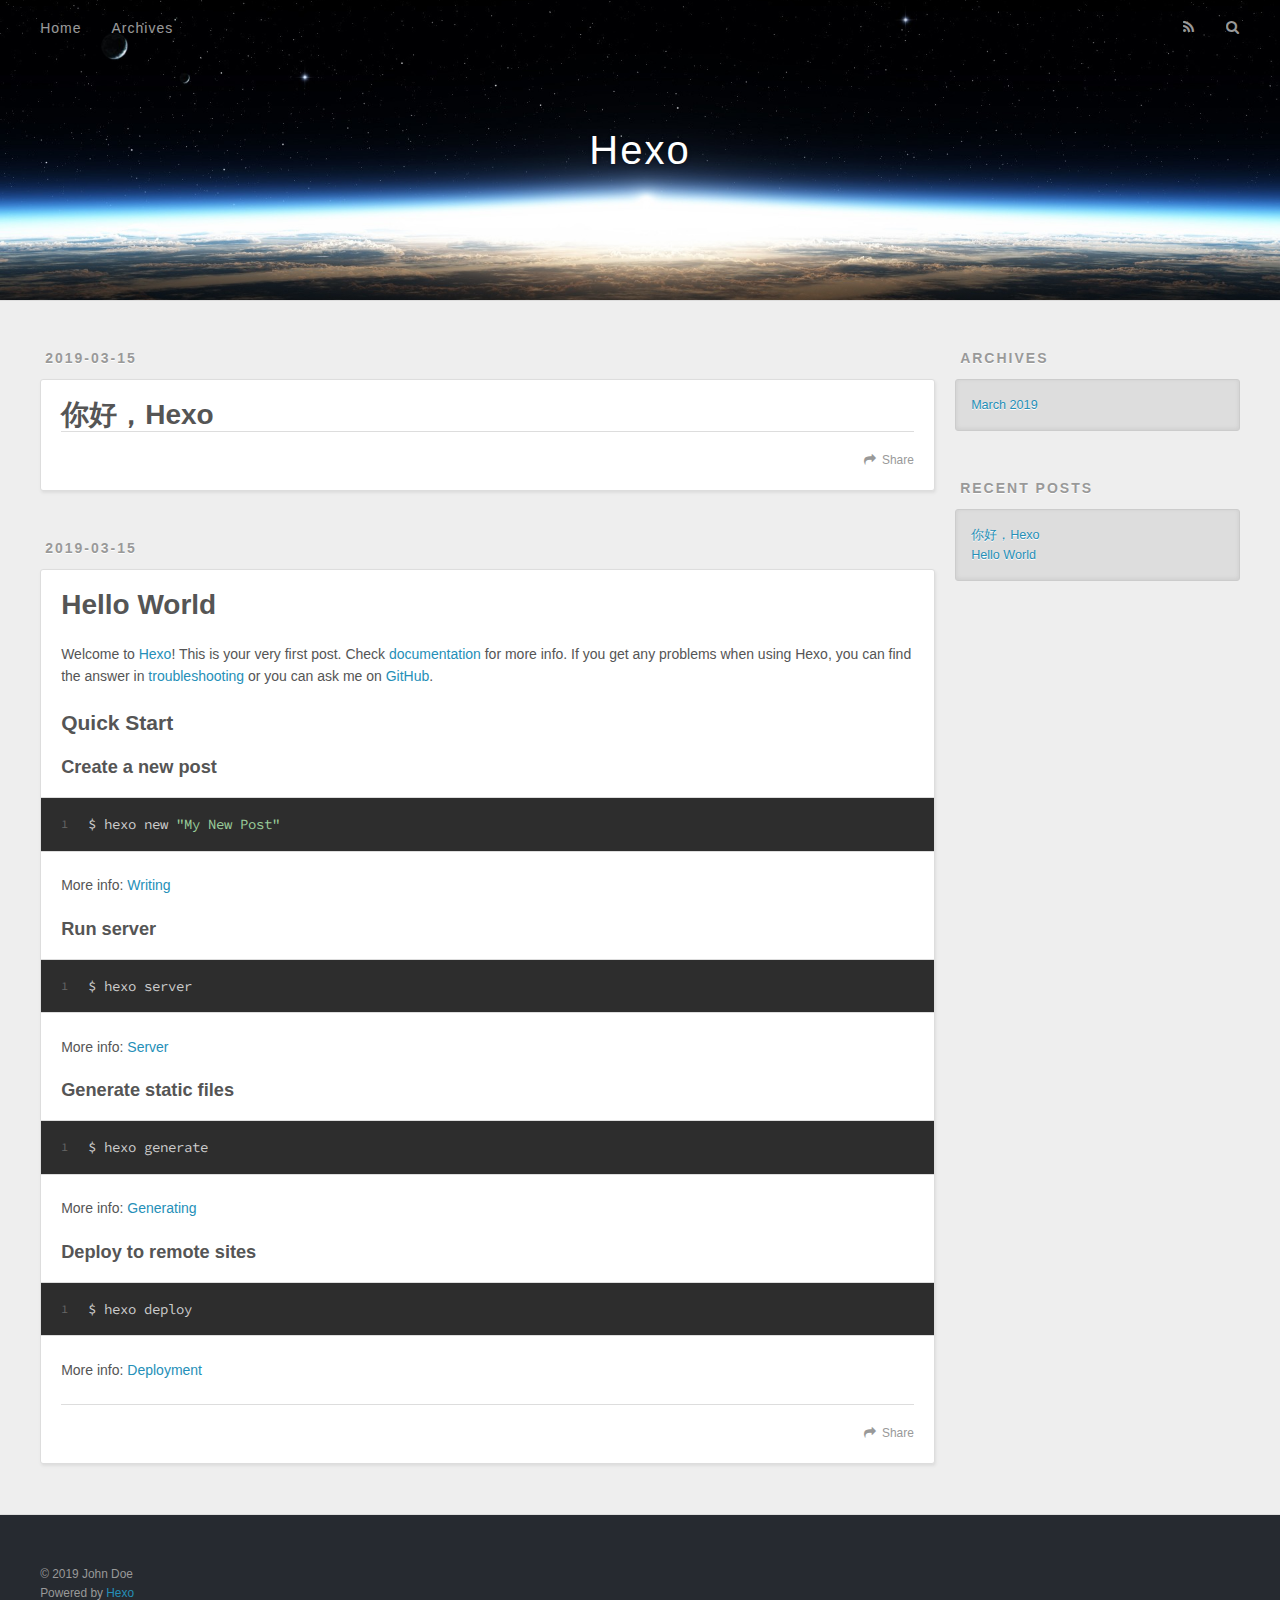
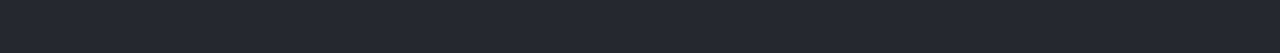
<file: index.html>
<!DOCTYPE html>
<html>
<head><meta name="generator" content="Hexo 3.8.0">
  <meta charset="utf-8">
  

  
  <title>Hexo</title>
  <meta name="viewport" content="width=device-width, initial-scale=1, maximum-scale=1">
  <meta property="og:type" content="website">
<meta property="og:title" content="Hexo">
<meta property="og:url" content="http://yoursite.com/index.html">
<meta property="og:site_name" content="Hexo">
<meta property="og:locale" content="default">
<meta name="twitter:card" content="summary">
<meta name="twitter:title" content="Hexo">
  
    <link rel="alternate" href="/atom.xml" title="Hexo" type="application/atom+xml">
  
  
    <link rel="icon" href="/favicon.png">
  
  
    <link href="//fonts.googleapis.com/css?family=Source+Code+Pro" rel="stylesheet" type="text/css">
  
  <link rel="stylesheet" href="/css/style.css">
</head>
</html>
<body>
  <div id="container">
    <div id="wrap">
      <header id="header">
  <div id="banner"></div>
  <div id="header-outer" class="outer">
    <div id="header-title" class="inner">
      <h1 id="logo-wrap">
        <a href="/" id="logo">Hexo</a>
      </h1>
      
    </div>
    <div id="header-inner" class="inner">
      <nav id="main-nav">
        <a id="main-nav-toggle" class="nav-icon"></a>
        
          <a class="main-nav-link" href="/">Home</a>
        
          <a class="main-nav-link" href="/archives">Archives</a>
        
      </nav>
      <nav id="sub-nav">
        
          <a id="nav-rss-link" class="nav-icon" href="/atom.xml" title="RSS Feed"></a>
        
        <a id="nav-search-btn" class="nav-icon" title="Search"></a>
      </nav>
      <div id="search-form-wrap">
        <form action="//google.com/search" method="get" accept-charset="UTF-8" class="search-form"><input type="search" name="q" class="search-form-input" placeholder="Search"><button type="submit" class="search-form-submit">&#xF002;</button><input type="hidden" name="sitesearch" value="http://yoursite.com"></form>
      </div>
    </div>
  </div>
</header>
      <div class="outer">
        <section id="main">
  
    <article id="post-你好，Hexo" class="article article-type-post" itemscope itemprop="blogPost">
  <div class="article-meta">
    <a href="/2019/03/15/你好，Hexo/" class="article-date">
  <time datetime="2019-03-15T06:12:09.000Z" itemprop="datePublished">2019-03-15</time>
</a>
    
  </div>
  <div class="article-inner">
    
    
      <header class="article-header">
        
  
    <h1 itemprop="name">
      <a class="article-title" href="/2019/03/15/你好，Hexo/">你好，Hexo</a>
    </h1>
  

      </header>
    
    <div class="article-entry" itemprop="articleBody">
      
        
      
    </div>
    <footer class="article-footer">
      <a data-url="http://yoursite.com/2019/03/15/你好，Hexo/" data-id="cjt9o32wn0001nwuvfhmg3nf9" class="article-share-link">Share</a>
      
      
    </footer>
  </div>
  
</article>


  
    <article id="post-hello-world" class="article article-type-post" itemscope itemprop="blogPost">
  <div class="article-meta">
    <a href="/2019/03/15/hello-world/" class="article-date">
  <time datetime="2019-03-15T03:23:47.599Z" itemprop="datePublished">2019-03-15</time>
</a>
    
  </div>
  <div class="article-inner">
    
    
      <header class="article-header">
        
  
    <h1 itemprop="name">
      <a class="article-title" href="/2019/03/15/hello-world/">Hello World</a>
    </h1>
  

      </header>
    
    <div class="article-entry" itemprop="articleBody">
      
        <p>Welcome to <a href="https://hexo.io/" target="_blank" rel="noopener">Hexo</a>! This is your very first post. Check <a href="https://hexo.io/docs/" target="_blank" rel="noopener">documentation</a> for more info. If you get any problems when using Hexo, you can find the answer in <a href="https://hexo.io/docs/troubleshooting.html" target="_blank" rel="noopener">troubleshooting</a> or you can ask me on <a href="https://github.com/hexojs/hexo/issues" target="_blank" rel="noopener">GitHub</a>.</p>
<h2 id="Quick-Start"><a href="#Quick-Start" class="headerlink" title="Quick Start"></a>Quick Start</h2><h3 id="Create-a-new-post"><a href="#Create-a-new-post" class="headerlink" title="Create a new post"></a>Create a new post</h3><figure class="highlight bash"><table><tr><td class="gutter"><pre><span class="line">1</span><br></pre></td><td class="code"><pre><span class="line">$ hexo new <span class="string">"My New Post"</span></span><br></pre></td></tr></table></figure>
<p>More info: <a href="https://hexo.io/docs/writing.html" target="_blank" rel="noopener">Writing</a></p>
<h3 id="Run-server"><a href="#Run-server" class="headerlink" title="Run server"></a>Run server</h3><figure class="highlight bash"><table><tr><td class="gutter"><pre><span class="line">1</span><br></pre></td><td class="code"><pre><span class="line">$ hexo server</span><br></pre></td></tr></table></figure>
<p>More info: <a href="https://hexo.io/docs/server.html" target="_blank" rel="noopener">Server</a></p>
<h3 id="Generate-static-files"><a href="#Generate-static-files" class="headerlink" title="Generate static files"></a>Generate static files</h3><figure class="highlight bash"><table><tr><td class="gutter"><pre><span class="line">1</span><br></pre></td><td class="code"><pre><span class="line">$ hexo generate</span><br></pre></td></tr></table></figure>
<p>More info: <a href="https://hexo.io/docs/generating.html" target="_blank" rel="noopener">Generating</a></p>
<h3 id="Deploy-to-remote-sites"><a href="#Deploy-to-remote-sites" class="headerlink" title="Deploy to remote sites"></a>Deploy to remote sites</h3><figure class="highlight bash"><table><tr><td class="gutter"><pre><span class="line">1</span><br></pre></td><td class="code"><pre><span class="line">$ hexo deploy</span><br></pre></td></tr></table></figure>
<p>More info: <a href="https://hexo.io/docs/deployment.html" target="_blank" rel="noopener">Deployment</a></p>

      
    </div>
    <footer class="article-footer">
      <a data-url="http://yoursite.com/2019/03/15/hello-world/" data-id="cjt9o32we0000nwuvdx3qfaes" class="article-share-link">Share</a>
      
      
    </footer>
  </div>
  
</article>


  


</section>
        
          <aside id="sidebar">
  
    

  
    

  
    
  
    
  <div class="widget-wrap">
    <h3 class="widget-title">Archives</h3>
    <div class="widget">
      <ul class="archive-list"><li class="archive-list-item"><a class="archive-list-link" href="/archives/2019/03/">March 2019</a></li></ul>
    </div>
  </div>


  
    
  <div class="widget-wrap">
    <h3 class="widget-title">Recent Posts</h3>
    <div class="widget">
      <ul>
        
          <li>
            <a href="/2019/03/15/你好，Hexo/">你好，Hexo</a>
          </li>
        
          <li>
            <a href="/2019/03/15/hello-world/">Hello World</a>
          </li>
        
      </ul>
    </div>
  </div>

  
</aside>
        
      </div>
      <footer id="footer">
  
  <div class="outer">
    <div id="footer-info" class="inner">
      &copy; 2019 John Doe<br>
      Powered by <a href="http://hexo.io/" target="_blank">Hexo</a>
    </div>
  </div>
</footer>
    </div>
    <nav id="mobile-nav">
  
    <a href="/" class="mobile-nav-link">Home</a>
  
    <a href="/archives" class="mobile-nav-link">Archives</a>
  
</nav>
    

<script src="//ajax.googleapis.com/ajax/libs/jquery/2.0.3/jquery.min.js"></script>


  <link rel="stylesheet" href="/fancybox/jquery.fancybox.css">
  <script src="/fancybox/jquery.fancybox.pack.js"></script>


<script src="/js/script.js"></script>



  </div>
</body>
</html>
</file>
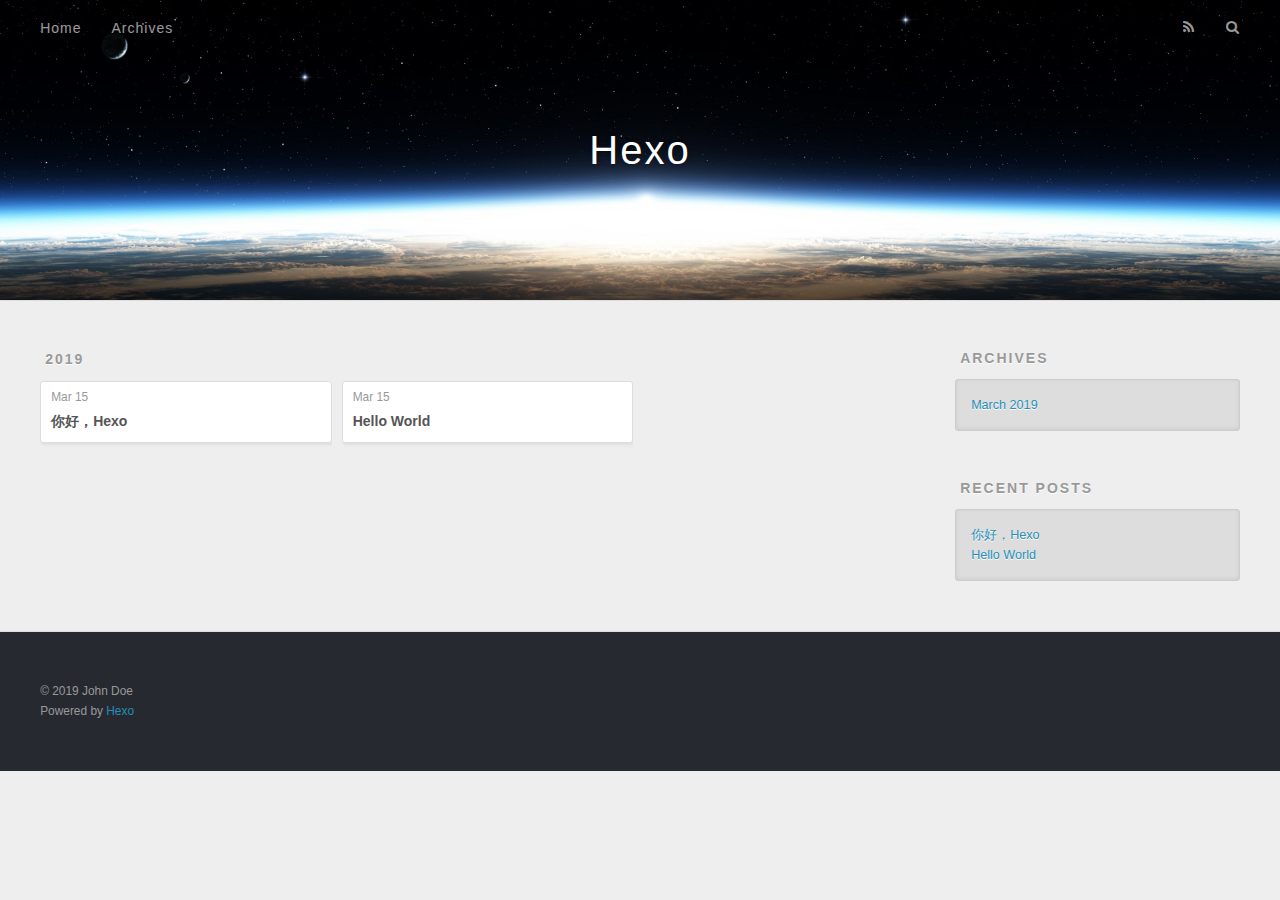
<file: archives/index.html>
<!DOCTYPE html>
<html>
<head><meta name="generator" content="Hexo 3.8.0">
  <meta charset="utf-8">
  

  
  <title>Archives | Hexo</title>
  <meta name="viewport" content="width=device-width, initial-scale=1, maximum-scale=1">
  <meta property="og:type" content="website">
<meta property="og:title" content="Hexo">
<meta property="og:url" content="http://yoursite.com/archives/index.html">
<meta property="og:site_name" content="Hexo">
<meta property="og:locale" content="default">
<meta name="twitter:card" content="summary">
<meta name="twitter:title" content="Hexo">
  
    <link rel="alternate" href="/atom.xml" title="Hexo" type="application/atom+xml">
  
  
    <link rel="icon" href="/favicon.png">
  
  
    <link href="//fonts.googleapis.com/css?family=Source+Code+Pro" rel="stylesheet" type="text/css">
  
  <link rel="stylesheet" href="/css/style.css">
</head>
</html>
<body>
  <div id="container">
    <div id="wrap">
      <header id="header">
  <div id="banner"></div>
  <div id="header-outer" class="outer">
    <div id="header-title" class="inner">
      <h1 id="logo-wrap">
        <a href="/" id="logo">Hexo</a>
      </h1>
      
    </div>
    <div id="header-inner" class="inner">
      <nav id="main-nav">
        <a id="main-nav-toggle" class="nav-icon"></a>
        
          <a class="main-nav-link" href="/">Home</a>
        
          <a class="main-nav-link" href="/archives">Archives</a>
        
      </nav>
      <nav id="sub-nav">
        
          <a id="nav-rss-link" class="nav-icon" href="/atom.xml" title="RSS Feed"></a>
        
        <a id="nav-search-btn" class="nav-icon" title="Search"></a>
      </nav>
      <div id="search-form-wrap">
        <form action="//google.com/search" method="get" accept-charset="UTF-8" class="search-form"><input type="search" name="q" class="search-form-input" placeholder="Search"><button type="submit" class="search-form-submit">&#xF002;</button><input type="hidden" name="sitesearch" value="http://yoursite.com"></form>
      </div>
    </div>
  </div>
</header>
      <div class="outer">
        <section id="main">
  
  
    
    
      
      
      <section class="archives-wrap">
        <div class="archive-year-wrap">
          <a href="/archives/2019" class="archive-year">2019</a>
        </div>
        <div class="archives">
    
    <article class="archive-article archive-type-post">
  <div class="archive-article-inner">
    <header class="archive-article-header">
      <a href="/2019/03/15/你好，Hexo/" class="archive-article-date">
  <time datetime="2019-03-15T06:12:09.000Z" itemprop="datePublished">Mar 15</time>
</a>
      
  
    <h1 itemprop="name">
      <a class="archive-article-title" href="/2019/03/15/你好，Hexo/">你好，Hexo</a>
    </h1>
  

    </header>
  </div>
</article>
  
    
    
    <article class="archive-article archive-type-post">
  <div class="archive-article-inner">
    <header class="archive-article-header">
      <a href="/2019/03/15/hello-world/" class="archive-article-date">
  <time datetime="2019-03-15T03:23:47.599Z" itemprop="datePublished">Mar 15</time>
</a>
      
  
    <h1 itemprop="name">
      <a class="archive-article-title" href="/2019/03/15/hello-world/">Hello World</a>
    </h1>
  

    </header>
  </div>
</article>
  
  
    </div></section>
  


</section>
        
          <aside id="sidebar">
  
    

  
    

  
    
  
    
  <div class="widget-wrap">
    <h3 class="widget-title">Archives</h3>
    <div class="widget">
      <ul class="archive-list"><li class="archive-list-item"><a class="archive-list-link" href="/archives/2019/03/">March 2019</a></li></ul>
    </div>
  </div>


  
    
  <div class="widget-wrap">
    <h3 class="widget-title">Recent Posts</h3>
    <div class="widget">
      <ul>
        
          <li>
            <a href="/2019/03/15/你好，Hexo/">你好，Hexo</a>
          </li>
        
          <li>
            <a href="/2019/03/15/hello-world/">Hello World</a>
          </li>
        
      </ul>
    </div>
  </div>

  
</aside>
        
      </div>
      <footer id="footer">
  
  <div class="outer">
    <div id="footer-info" class="inner">
      &copy; 2019 John Doe<br>
      Powered by <a href="http://hexo.io/" target="_blank">Hexo</a>
    </div>
  </div>
</footer>
    </div>
    <nav id="mobile-nav">
  
    <a href="/" class="mobile-nav-link">Home</a>
  
    <a href="/archives" class="mobile-nav-link">Archives</a>
  
</nav>
    

<script src="//ajax.googleapis.com/ajax/libs/jquery/2.0.3/jquery.min.js"></script>


  <link rel="stylesheet" href="/fancybox/jquery.fancybox.css">
  <script src="/fancybox/jquery.fancybox.pack.js"></script>


<script src="/js/script.js"></script>



  </div>
</body>
</html>
</file>
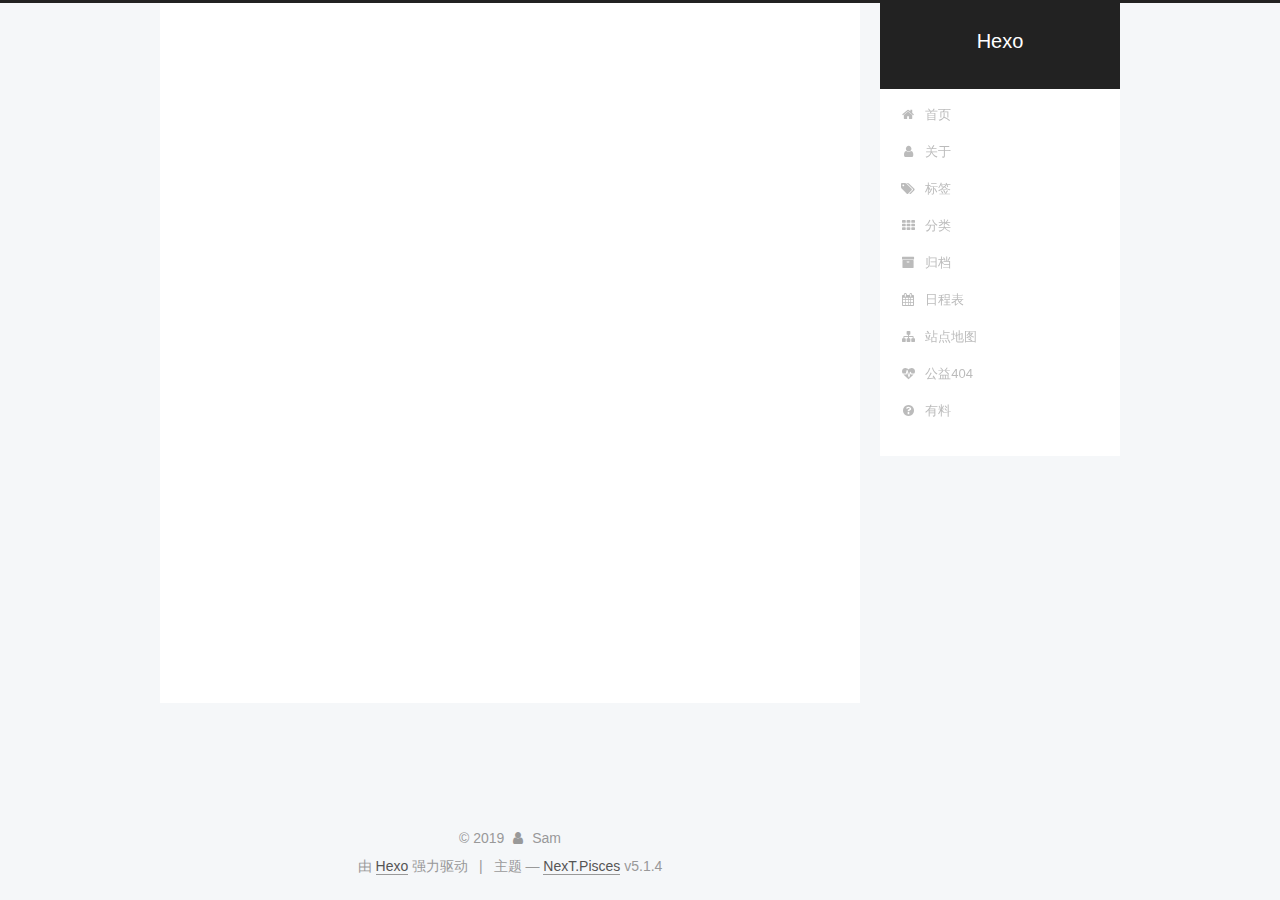
<file: categories/index.html>
<!DOCTYPE html>



  


<html class="theme-next pisces use-motion" lang="zh-Hans">
<head><meta name="generator" content="Hexo 3.8.0">
  <meta charset="UTF-8">
<meta http-equiv="X-UA-Compatible" content="IE=edge">
<meta name="viewport" content="width=device-width, initial-scale=1, maximum-scale=1">
<meta name="theme-color" content="#222">









<meta http-equiv="Cache-Control" content="no-transform">
<meta http-equiv="Cache-Control" content="no-siteapp">
















  
  
  <link href="/lib/fancybox/source/jquery.fancybox.css?v=2.1.5" rel="stylesheet" type="text/css">







<link href="/lib/font-awesome/css/font-awesome.min.css?v=4.6.2" rel="stylesheet" type="text/css">

<link href="/css/main.css?v=5.1.4" rel="stylesheet" type="text/css">


  <link rel="apple-touch-icon" sizes="180x180" href="/images/apple-touch-icon-next.png?v=5.1.4">


  <link rel="icon" type="image/png" sizes="32x32" href="/images/favicon-32x32-next.png?v=5.1.4">


  <link rel="icon" type="image/png" sizes="16x16" href="/images/favicon-16x16-next.png?v=5.1.4">


  <link rel="mask-icon" href="/images/logo.svg?v=5.1.4" color="#222">





  <meta name="keywords" content="Hexo, NexT">










<meta property="og:type" content="website">
<meta property="og:title" content="categories">
<meta property="og:url" content="http://yoursite.com/categories/index.html">
<meta property="og:site_name" content="Hexo">
<meta property="og:locale" content="zh-Hans">
<meta property="og:updated_time" content="2019-03-15T10:00:05.937Z">
<meta name="twitter:card" content="summary">
<meta name="twitter:title" content="categories">



<script type="text/javascript" id="hexo.configurations">
  var NexT = window.NexT || {};
  var CONFIG = {
    root: '/',
    scheme: 'Pisces',
    version: '5.1.4',
    sidebar: {"position":"right","display":"post","offset":12,"b2t":false,"scrollpercent":false,"onmobile":false},
    fancybox: true,
    tabs: true,
    motion: {"enable":true,"async":false,"transition":{"post_block":"fadeIn","post_header":"slideDownIn","post_body":"slideDownIn","coll_header":"slideLeftIn","sidebar":"slideUpIn"}},
    duoshuo: {
      userId: '0',
      author: '博主'
    },
    algolia: {
      applicationID: '',
      apiKey: '',
      indexName: '',
      hits: {"per_page":10},
      labels: {"input_placeholder":"Search for Posts","hits_empty":"We didn't find any results for the search: ${query}","hits_stats":"${hits} results found in ${time} ms"}
    }
  };
</script>



  <link rel="canonical" href="http://yoursite.com/categories/">





  <title>categories | Hexo</title>
  








</head>

<body itemscope itemtype="http://schema.org/WebPage" lang="zh-Hans">

  
  
    
  

  <div class="container sidebar-position-right page-post-detail">
    <div class="headband"></div>

    <header id="header" class="header" itemscope itemtype="http://schema.org/WPHeader">
      <div class="header-inner"><div class="site-brand-wrapper">
  <div class="site-meta ">
    

    <div class="custom-logo-site-title">
      <a href="/" class="brand" rel="start">
        <span class="logo-line-before"><i></i></span>
        <span class="site-title">Hexo</span>
        <span class="logo-line-after"><i></i></span>
      </a>
    </div>
      
        <p class="site-subtitle"></p>
      
  </div>

  <div class="site-nav-toggle">
    <button>
      <span class="btn-bar"></span>
      <span class="btn-bar"></span>
      <span class="btn-bar"></span>
    </button>
  </div>
</div>

<nav class="site-nav">
  

  
    <ul id="menu" class="menu">
      
        
        <li class="menu-item menu-item-home">
          <a href="/" rel="section">
            
              <i class="menu-item-icon fa fa-fw fa-home"></i> <br>
            
            首页
          </a>
        </li>
      
        
        <li class="menu-item menu-item-about">
          <a href="/about/" rel="section">
            
              <i class="menu-item-icon fa fa-fw fa-user"></i> <br>
            
            关于
          </a>
        </li>
      
        
        <li class="menu-item menu-item-tags">
          <a href="/tags/" rel="section">
            
              <i class="menu-item-icon fa fa-fw fa-tags"></i> <br>
            
            标签
          </a>
        </li>
      
        
        <li class="menu-item menu-item-categories">
          <a href="/categories/" rel="section">
            
              <i class="menu-item-icon fa fa-fw fa-th"></i> <br>
            
            分类
          </a>
        </li>
      
        
        <li class="menu-item menu-item-archives">
          <a href="/archives/" rel="section">
            
              <i class="menu-item-icon fa fa-fw fa-archive"></i> <br>
            
            归档
          </a>
        </li>
      
        
        <li class="menu-item menu-item-schedule">
          <a href="/schedule/" rel="section">
            
              <i class="menu-item-icon fa fa-fw fa-calendar"></i> <br>
            
            日程表
          </a>
        </li>
      
        
        <li class="menu-item menu-item-sitemap">
          <a href="/sitemap.xml" rel="section">
            
              <i class="menu-item-icon fa fa-fw fa-sitemap"></i> <br>
            
            站点地图
          </a>
        </li>
      
        
        <li class="menu-item menu-item-commonweal">
          <a href="/404/" rel="section">
            
              <i class="menu-item-icon fa fa-fw fa-heartbeat"></i> <br>
            
            公益404
          </a>
        </li>
      
        
        <li class="menu-item menu-item-something">
          <a href="/something" rel="section">
            
              <i class="menu-item-icon fa fa-fw fa-question-circle"></i> <br>
            
            有料
          </a>
        </li>
      

      
    </ul>
  

  
</nav>



 </div>
    </header>

    <main id="main" class="main">
      <div class="main-inner">
        <div class="content-wrap">
          <div id="content" class="content">
            

  <div id="posts" class="posts-expand">
    
    
    
    <div class="post-block page">
      <header class="post-header">

	<h1 class="post-title" itemprop="name headline">categories</h1>



</header>

      
      
      
      <div class="post-body">
        
        
          
        
      </div>
      
      
      
    </div>
    
    
    
  </div>


          </div>
          


          

  



        </div>
        
          
  
  <div class="sidebar-toggle">
    <div class="sidebar-toggle-line-wrap">
      <span class="sidebar-toggle-line sidebar-toggle-line-first"></span>
      <span class="sidebar-toggle-line sidebar-toggle-line-middle"></span>
      <span class="sidebar-toggle-line sidebar-toggle-line-last"></span>
    </div>
  </div>

  <aside id="sidebar" class="sidebar">
    
    <div class="sidebar-inner">

      

      

      <section class="site-overview-wrap sidebar-panel sidebar-panel-active">
        <div class="site-overview">
          <div class="site-author motion-element" itemprop="author" itemscope itemtype="http://schema.org/Person">
            
              <img class="site-author-image" itemprop="image" src="/images/avatar.gif" alt="Sam">
            
              <p class="site-author-name" itemprop="name">Sam</p>
              <p class="site-description motion-element" itemprop="description"></p>
          </div>

          <nav class="site-state motion-element">

            
              <div class="site-state-item site-state-posts">
              
                <a href="/archives/">
              
                  <span class="site-state-item-count">2</span>
                  <span class="site-state-item-name">日志</span>
                </a>
              </div>
            

            
              
              
              <div class="site-state-item site-state-categories">
                
                  <span class="site-state-item-count">1</span>
                  <span class="site-state-item-name">分类</span>
                
              </div>
            

            
              
              
              <div class="site-state-item site-state-tags">
                <a href="/tags/index.html">
                  <span class="site-state-item-count">4</span>
                  <span class="site-state-item-name">标签</span>
                </a>
              </div>
            

          </nav>

          

          

          
          

          
          

          

        </div>
      </section>

      

      

    </div>
  </aside>


        
      </div>
    </main>

    <footer id="footer" class="footer">
      <div class="footer-inner">
        <div class="copyright">&copy; <span itemprop="copyrightYear">2019</span>
  <span class="with-love">
    <i class="fa fa-user"></i>
  </span>
  <span class="author" itemprop="copyrightHolder">Sam</span>

  
</div>


  <div class="powered-by">由 <a class="theme-link" target="_blank" href="https://hexo.io">Hexo</a> 强力驱动</div>



  <span class="post-meta-divider">|</span>



  <div class="theme-info">主题 &mdash; <a class="theme-link" target="_blank" href="https://github.com/iissnan/hexo-theme-next">NexT.Pisces</a> v5.1.4</div>




        







        
      </div>
    </footer>

    
      <div class="back-to-top">
        <i class="fa fa-arrow-up"></i>
        
      </div>
    

    

  </div>

  

<script type="text/javascript">
  if (Object.prototype.toString.call(window.Promise) !== '[object Function]') {
    window.Promise = null;
  }
</script>









  












  
  
    <script type="text/javascript" src="/lib/jquery/index.js?v=2.1.3"></script>
  

  
  
    <script type="text/javascript" src="/lib/fastclick/lib/fastclick.min.js?v=1.0.6"></script>
  

  
  
    <script type="text/javascript" src="/lib/jquery_lazyload/jquery.lazyload.js?v=1.9.7"></script>
  

  
  
    <script type="text/javascript" src="/lib/velocity/velocity.min.js?v=1.2.1"></script>
  

  
  
    <script type="text/javascript" src="/lib/velocity/velocity.ui.min.js?v=1.2.1"></script>
  

  
  
    <script type="text/javascript" src="/lib/fancybox/source/jquery.fancybox.pack.js?v=2.1.5"></script>
  


  


  <script type="text/javascript" src="/js/src/utils.js?v=5.1.4"></script>

  <script type="text/javascript" src="/js/src/motion.js?v=5.1.4"></script>



  
  


  <script type="text/javascript" src="/js/src/affix.js?v=5.1.4"></script>

  <script type="text/javascript" src="/js/src/schemes/pisces.js?v=5.1.4"></script>



  
  <script type="text/javascript" src="/js/src/scrollspy.js?v=5.1.4"></script>
<script type="text/javascript" src="/js/src/post-details.js?v=5.1.4"></script>



  


  <script type="text/javascript" src="/js/src/bootstrap.js?v=5.1.4"></script>



  


  




	





  





  












  





  

  

  

  
  

  

  

  

</body>
</html>
</file>
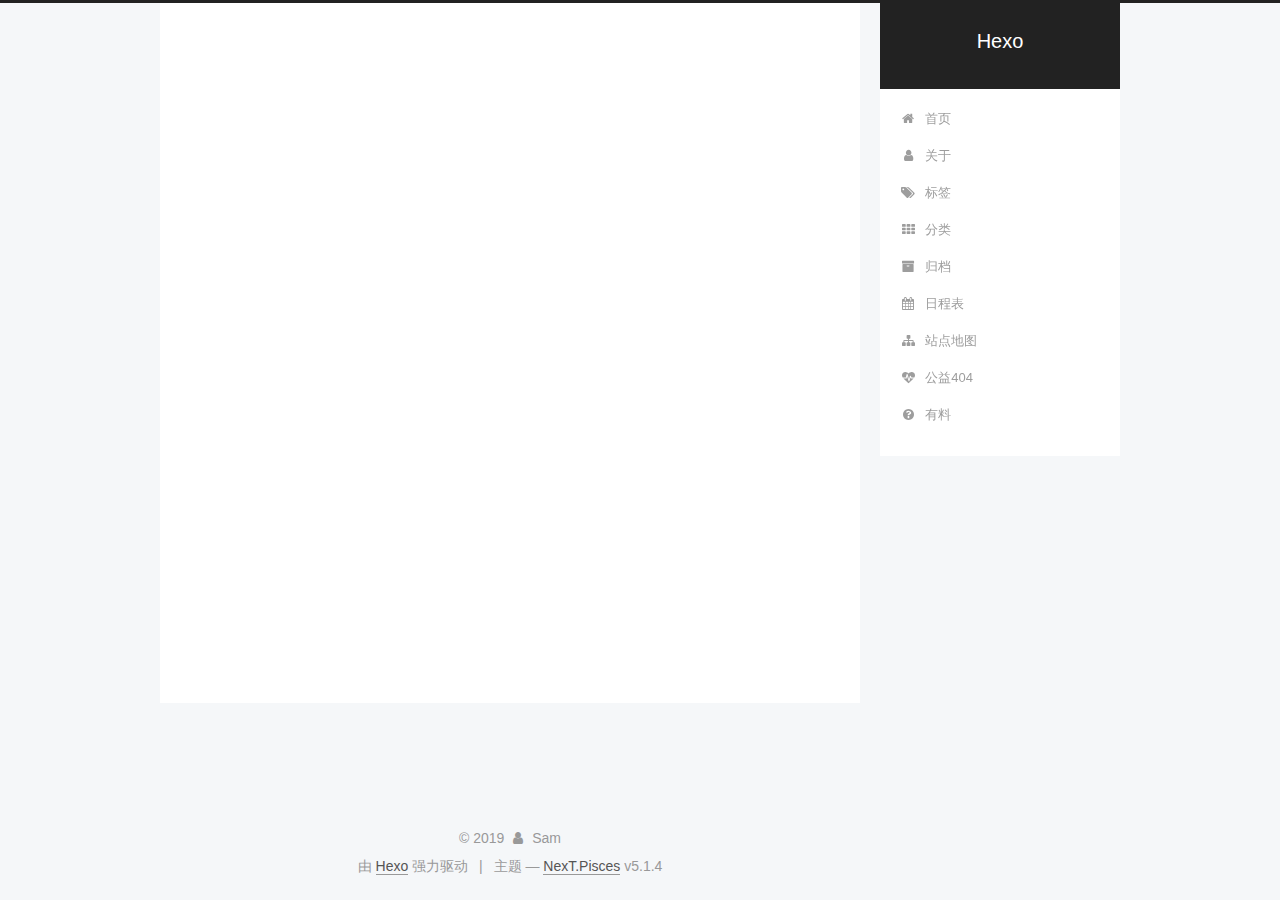
<file: tags/index.html>
<!DOCTYPE html>



  


<html class="theme-next pisces use-motion" lang="zh-Hans">
<head><meta name="generator" content="Hexo 3.8.0">
  <meta charset="UTF-8">
<meta http-equiv="X-UA-Compatible" content="IE=edge">
<meta name="viewport" content="width=device-width, initial-scale=1, maximum-scale=1">
<meta name="theme-color" content="#222">









<meta http-equiv="Cache-Control" content="no-transform">
<meta http-equiv="Cache-Control" content="no-siteapp">
















  
  
  <link href="/lib/fancybox/source/jquery.fancybox.css?v=2.1.5" rel="stylesheet" type="text/css">







<link href="/lib/font-awesome/css/font-awesome.min.css?v=4.6.2" rel="stylesheet" type="text/css">

<link href="/css/main.css?v=5.1.4" rel="stylesheet" type="text/css">


  <link rel="apple-touch-icon" sizes="180x180" href="/images/apple-touch-icon-next.png?v=5.1.4">


  <link rel="icon" type="image/png" sizes="32x32" href="/images/favicon-32x32-next.png?v=5.1.4">


  <link rel="icon" type="image/png" sizes="16x16" href="/images/favicon-16x16-next.png?v=5.1.4">


  <link rel="mask-icon" href="/images/logo.svg?v=5.1.4" color="#222">





  <meta name="keywords" content="Hexo, NexT">










<meta property="og:type" content="website">
<meta property="og:title" content="tags">
<meta property="og:url" content="http://yoursite.com/tags/index.html">
<meta property="og:site_name" content="Hexo">
<meta property="og:locale" content="zh-Hans">
<meta property="og:updated_time" content="2019-03-15T08:51:19.957Z">
<meta name="twitter:card" content="summary">
<meta name="twitter:title" content="tags">



<script type="text/javascript" id="hexo.configurations">
  var NexT = window.NexT || {};
  var CONFIG = {
    root: '/',
    scheme: 'Pisces',
    version: '5.1.4',
    sidebar: {"position":"right","display":"post","offset":12,"b2t":false,"scrollpercent":false,"onmobile":false},
    fancybox: true,
    tabs: true,
    motion: {"enable":true,"async":false,"transition":{"post_block":"fadeIn","post_header":"slideDownIn","post_body":"slideDownIn","coll_header":"slideLeftIn","sidebar":"slideUpIn"}},
    duoshuo: {
      userId: '0',
      author: '博主'
    },
    algolia: {
      applicationID: '',
      apiKey: '',
      indexName: '',
      hits: {"per_page":10},
      labels: {"input_placeholder":"Search for Posts","hits_empty":"We didn't find any results for the search: ${query}","hits_stats":"${hits} results found in ${time} ms"}
    }
  };
</script>



  <link rel="canonical" href="http://yoursite.com/tags/">





  <title>tags | Hexo</title>
  








</head>

<body itemscope itemtype="http://schema.org/WebPage" lang="zh-Hans">

  
  
    
  

  <div class="container sidebar-position-right page-post-detail">
    <div class="headband"></div>

    <header id="header" class="header" itemscope itemtype="http://schema.org/WPHeader">
      <div class="header-inner"><div class="site-brand-wrapper">
  <div class="site-meta ">
    

    <div class="custom-logo-site-title">
      <a href="/" class="brand" rel="start">
        <span class="logo-line-before"><i></i></span>
        <span class="site-title">Hexo</span>
        <span class="logo-line-after"><i></i></span>
      </a>
    </div>
      
        <p class="site-subtitle"></p>
      
  </div>

  <div class="site-nav-toggle">
    <button>
      <span class="btn-bar"></span>
      <span class="btn-bar"></span>
      <span class="btn-bar"></span>
    </button>
  </div>
</div>

<nav class="site-nav">
  

  
    <ul id="menu" class="menu">
      
        
        <li class="menu-item menu-item-home">
          <a href="/" rel="section">
            
              <i class="menu-item-icon fa fa-fw fa-home"></i> <br>
            
            首页
          </a>
        </li>
      
        
        <li class="menu-item menu-item-about">
          <a href="/about/" rel="section">
            
              <i class="menu-item-icon fa fa-fw fa-user"></i> <br>
            
            关于
          </a>
        </li>
      
        
        <li class="menu-item menu-item-tags">
          <a href="/tags/" rel="section">
            
              <i class="menu-item-icon fa fa-fw fa-tags"></i> <br>
            
            标签
          </a>
        </li>
      
        
        <li class="menu-item menu-item-categories">
          <a href="/categories/" rel="section">
            
              <i class="menu-item-icon fa fa-fw fa-th"></i> <br>
            
            分类
          </a>
        </li>
      
        
        <li class="menu-item menu-item-archives">
          <a href="/archives/" rel="section">
            
              <i class="menu-item-icon fa fa-fw fa-archive"></i> <br>
            
            归档
          </a>
        </li>
      
        
        <li class="menu-item menu-item-schedule">
          <a href="/schedule/" rel="section">
            
              <i class="menu-item-icon fa fa-fw fa-calendar"></i> <br>
            
            日程表
          </a>
        </li>
      
        
        <li class="menu-item menu-item-sitemap">
          <a href="/sitemap.xml" rel="section">
            
              <i class="menu-item-icon fa fa-fw fa-sitemap"></i> <br>
            
            站点地图
          </a>
        </li>
      
        
        <li class="menu-item menu-item-commonweal">
          <a href="/404/" rel="section">
            
              <i class="menu-item-icon fa fa-fw fa-heartbeat"></i> <br>
            
            公益404
          </a>
        </li>
      
        
        <li class="menu-item menu-item-something">
          <a href="/something" rel="section">
            
              <i class="menu-item-icon fa fa-fw fa-question-circle"></i> <br>
            
            有料
          </a>
        </li>
      

      
    </ul>
  

  
</nav>



 </div>
    </header>

    <main id="main" class="main">
      <div class="main-inner">
        <div class="content-wrap">
          <div id="content" class="content">
            

  <div id="posts" class="posts-expand">
    
    
    
    <div class="post-block page">
      <header class="post-header">

	<h1 class="post-title" itemprop="name headline">tags</h1>



</header>

      
      
      
      <div class="post-body">
        
        
          <div class="tag-cloud">
            <div class="tag-cloud-title">
                目前共计 4 个标签
            </div>
            <div class="tag-cloud-tags">
              <a href="/tags/github/" style="font-size: 12px; color: #ccc">github</a> <a href="/tags/hexo/" style="font-size: 12px; color: #ccc">hexo</a> <a href="/tags/npm/" style="font-size: 12px; color: #ccc">npm</a> <a href="/tags/基础/" style="font-size: 12px; color: #ccc">基础</a>
            </div>
          </div>
        
      </div>
      
      
      
    </div>
    
    
    
  </div>


          </div>
          


          

  



        </div>
        
          
  
  <div class="sidebar-toggle">
    <div class="sidebar-toggle-line-wrap">
      <span class="sidebar-toggle-line sidebar-toggle-line-first"></span>
      <span class="sidebar-toggle-line sidebar-toggle-line-middle"></span>
      <span class="sidebar-toggle-line sidebar-toggle-line-last"></span>
    </div>
  </div>

  <aside id="sidebar" class="sidebar">
    
    <div class="sidebar-inner">

      

      

      <section class="site-overview-wrap sidebar-panel sidebar-panel-active">
        <div class="site-overview">
          <div class="site-author motion-element" itemprop="author" itemscope itemtype="http://schema.org/Person">
            
              <img class="site-author-image" itemprop="image" src="/images/avatar.gif" alt="Sam">
            
              <p class="site-author-name" itemprop="name">Sam</p>
              <p class="site-description motion-element" itemprop="description"></p>
          </div>

          <nav class="site-state motion-element">

            
              <div class="site-state-item site-state-posts">
              
                <a href="/archives/">
              
                  <span class="site-state-item-count">2</span>
                  <span class="site-state-item-name">日志</span>
                </a>
              </div>
            

            
              
              
              <div class="site-state-item site-state-categories">
                
                  <span class="site-state-item-count">1</span>
                  <span class="site-state-item-name">分类</span>
                
              </div>
            

            
              
              
              <div class="site-state-item site-state-tags">
                <a href="/tags/index.html">
                  <span class="site-state-item-count">4</span>
                  <span class="site-state-item-name">标签</span>
                </a>
              </div>
            

          </nav>

          

          

          
          

          
          

          

        </div>
      </section>

      

      

    </div>
  </aside>


        
      </div>
    </main>

    <footer id="footer" class="footer">
      <div class="footer-inner">
        <div class="copyright">&copy; <span itemprop="copyrightYear">2019</span>
  <span class="with-love">
    <i class="fa fa-user"></i>
  </span>
  <span class="author" itemprop="copyrightHolder">Sam</span>

  
</div>


  <div class="powered-by">由 <a class="theme-link" target="_blank" href="https://hexo.io">Hexo</a> 强力驱动</div>



  <span class="post-meta-divider">|</span>



  <div class="theme-info">主题 &mdash; <a class="theme-link" target="_blank" href="https://github.com/iissnan/hexo-theme-next">NexT.Pisces</a> v5.1.4</div>




        







        
      </div>
    </footer>

    
      <div class="back-to-top">
        <i class="fa fa-arrow-up"></i>
        
      </div>
    

    

  </div>

  

<script type="text/javascript">
  if (Object.prototype.toString.call(window.Promise) !== '[object Function]') {
    window.Promise = null;
  }
</script>









  












  
  
    <script type="text/javascript" src="/lib/jquery/index.js?v=2.1.3"></script>
  

  
  
    <script type="text/javascript" src="/lib/fastclick/lib/fastclick.min.js?v=1.0.6"></script>
  

  
  
    <script type="text/javascript" src="/lib/jquery_lazyload/jquery.lazyload.js?v=1.9.7"></script>
  

  
  
    <script type="text/javascript" src="/lib/velocity/velocity.min.js?v=1.2.1"></script>
  

  
  
    <script type="text/javascript" src="/lib/velocity/velocity.ui.min.js?v=1.2.1"></script>
  

  
  
    <script type="text/javascript" src="/lib/fancybox/source/jquery.fancybox.pack.js?v=2.1.5"></script>
  


  


  <script type="text/javascript" src="/js/src/utils.js?v=5.1.4"></script>

  <script type="text/javascript" src="/js/src/motion.js?v=5.1.4"></script>



  
  


  <script type="text/javascript" src="/js/src/affix.js?v=5.1.4"></script>

  <script type="text/javascript" src="/js/src/schemes/pisces.js?v=5.1.4"></script>



  
  <script type="text/javascript" src="/js/src/scrollspy.js?v=5.1.4"></script>
<script type="text/javascript" src="/js/src/post-details.js?v=5.1.4"></script>



  


  <script type="text/javascript" src="/js/src/bootstrap.js?v=5.1.4"></script>



  


  




	





  





  












  





  

  

  

  
  

  

  

  

</body>
</html>
</file>
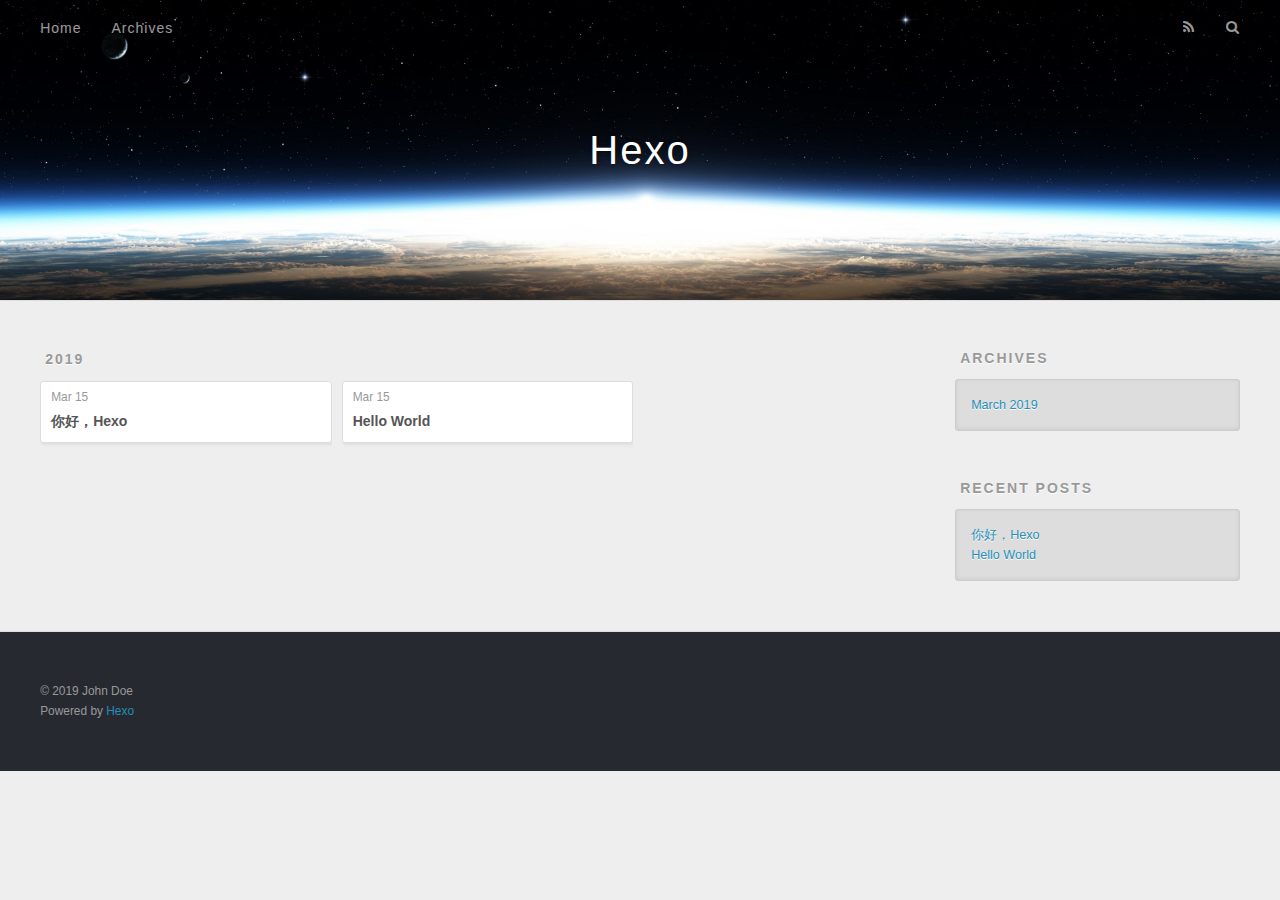
<file: archives/2019/index.html>
<!DOCTYPE html>
<html>
<head><meta name="generator" content="Hexo 3.8.0">
  <meta charset="utf-8">
  

  
  <title>Archives: 2019 | Hexo</title>
  <meta name="viewport" content="width=device-width, initial-scale=1, maximum-scale=1">
  <meta property="og:type" content="website">
<meta property="og:title" content="Hexo">
<meta property="og:url" content="http://yoursite.com/archives/2019/index.html">
<meta property="og:site_name" content="Hexo">
<meta property="og:locale" content="default">
<meta name="twitter:card" content="summary">
<meta name="twitter:title" content="Hexo">
  
    <link rel="alternate" href="/atom.xml" title="Hexo" type="application/atom+xml">
  
  
    <link rel="icon" href="/favicon.png">
  
  
    <link href="//fonts.googleapis.com/css?family=Source+Code+Pro" rel="stylesheet" type="text/css">
  
  <link rel="stylesheet" href="/css/style.css">
</head>
</html>
<body>
  <div id="container">
    <div id="wrap">
      <header id="header">
  <div id="banner"></div>
  <div id="header-outer" class="outer">
    <div id="header-title" class="inner">
      <h1 id="logo-wrap">
        <a href="/" id="logo">Hexo</a>
      </h1>
      
    </div>
    <div id="header-inner" class="inner">
      <nav id="main-nav">
        <a id="main-nav-toggle" class="nav-icon"></a>
        
          <a class="main-nav-link" href="/">Home</a>
        
          <a class="main-nav-link" href="/archives">Archives</a>
        
      </nav>
      <nav id="sub-nav">
        
          <a id="nav-rss-link" class="nav-icon" href="/atom.xml" title="RSS Feed"></a>
        
        <a id="nav-search-btn" class="nav-icon" title="Search"></a>
      </nav>
      <div id="search-form-wrap">
        <form action="//google.com/search" method="get" accept-charset="UTF-8" class="search-form"><input type="search" name="q" class="search-form-input" placeholder="Search"><button type="submit" class="search-form-submit">&#xF002;</button><input type="hidden" name="sitesearch" value="http://yoursite.com"></form>
      </div>
    </div>
  </div>
</header>
      <div class="outer">
        <section id="main">
  
  
    
    
      
      
      <section class="archives-wrap">
        <div class="archive-year-wrap">
          <a href="/archives/2019" class="archive-year">2019</a>
        </div>
        <div class="archives">
    
    <article class="archive-article archive-type-post">
  <div class="archive-article-inner">
    <header class="archive-article-header">
      <a href="/2019/03/15/你好，Hexo/" class="archive-article-date">
  <time datetime="2019-03-15T06:12:09.000Z" itemprop="datePublished">Mar 15</time>
</a>
      
  
    <h1 itemprop="name">
      <a class="archive-article-title" href="/2019/03/15/你好，Hexo/">你好，Hexo</a>
    </h1>
  

    </header>
  </div>
</article>
  
    
    
    <article class="archive-article archive-type-post">
  <div class="archive-article-inner">
    <header class="archive-article-header">
      <a href="/2019/03/15/hello-world/" class="archive-article-date">
  <time datetime="2019-03-15T03:23:47.599Z" itemprop="datePublished">Mar 15</time>
</a>
      
  
    <h1 itemprop="name">
      <a class="archive-article-title" href="/2019/03/15/hello-world/">Hello World</a>
    </h1>
  

    </header>
  </div>
</article>
  
  
    </div></section>
  


</section>
        
          <aside id="sidebar">
  
    

  
    

  
    
  
    
  <div class="widget-wrap">
    <h3 class="widget-title">Archives</h3>
    <div class="widget">
      <ul class="archive-list"><li class="archive-list-item"><a class="archive-list-link" href="/archives/2019/03/">March 2019</a></li></ul>
    </div>
  </div>


  
    
  <div class="widget-wrap">
    <h3 class="widget-title">Recent Posts</h3>
    <div class="widget">
      <ul>
        
          <li>
            <a href="/2019/03/15/你好，Hexo/">你好，Hexo</a>
          </li>
        
          <li>
            <a href="/2019/03/15/hello-world/">Hello World</a>
          </li>
        
      </ul>
    </div>
  </div>

  
</aside>
        
      </div>
      <footer id="footer">
  
  <div class="outer">
    <div id="footer-info" class="inner">
      &copy; 2019 John Doe<br>
      Powered by <a href="http://hexo.io/" target="_blank">Hexo</a>
    </div>
  </div>
</footer>
    </div>
    <nav id="mobile-nav">
  
    <a href="/" class="mobile-nav-link">Home</a>
  
    <a href="/archives" class="mobile-nav-link">Archives</a>
  
</nav>
    

<script src="//ajax.googleapis.com/ajax/libs/jquery/2.0.3/jquery.min.js"></script>


  <link rel="stylesheet" href="/fancybox/jquery.fancybox.css">
  <script src="/fancybox/jquery.fancybox.pack.js"></script>


<script src="/js/script.js"></script>



  </div>
</body>
</html>
</file>
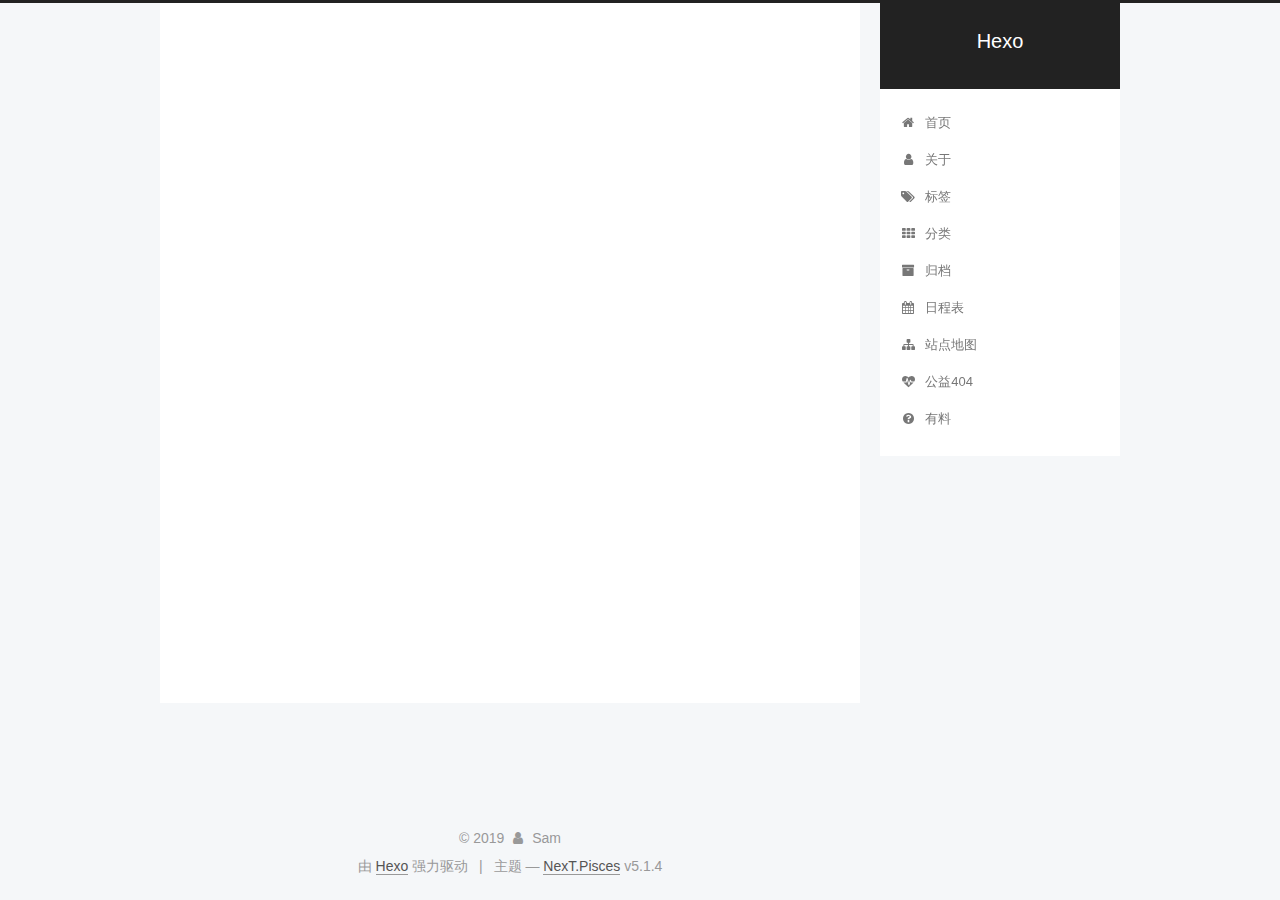
<file: categories/搭建博客/index.html>
<!DOCTYPE html>



  


<html class="theme-next pisces use-motion" lang="zh-Hans">
<head><meta name="generator" content="Hexo 3.8.0">
  <meta charset="UTF-8">
<meta http-equiv="X-UA-Compatible" content="IE=edge">
<meta name="viewport" content="width=device-width, initial-scale=1, maximum-scale=1">
<meta name="theme-color" content="#222">









<meta http-equiv="Cache-Control" content="no-transform">
<meta http-equiv="Cache-Control" content="no-siteapp">
















  
  
  <link href="/lib/fancybox/source/jquery.fancybox.css?v=2.1.5" rel="stylesheet" type="text/css">







<link href="/lib/font-awesome/css/font-awesome.min.css?v=4.6.2" rel="stylesheet" type="text/css">

<link href="/css/main.css?v=5.1.4" rel="stylesheet" type="text/css">


  <link rel="apple-touch-icon" sizes="180x180" href="/images/apple-touch-icon-next.png?v=5.1.4">


  <link rel="icon" type="image/png" sizes="32x32" href="/images/favicon-32x32-next.png?v=5.1.4">


  <link rel="icon" type="image/png" sizes="16x16" href="/images/favicon-16x16-next.png?v=5.1.4">


  <link rel="mask-icon" href="/images/logo.svg?v=5.1.4" color="#222">





  <meta name="keywords" content="Hexo, NexT">










<meta property="og:type" content="website">
<meta property="og:title" content="Hexo">
<meta property="og:url" content="http://yoursite.com/categories/搭建博客/index.html">
<meta property="og:site_name" content="Hexo">
<meta property="og:locale" content="zh-Hans">
<meta name="twitter:card" content="summary">
<meta name="twitter:title" content="Hexo">



<script type="text/javascript" id="hexo.configurations">
  var NexT = window.NexT || {};
  var CONFIG = {
    root: '/',
    scheme: 'Pisces',
    version: '5.1.4',
    sidebar: {"position":"right","display":"post","offset":12,"b2t":false,"scrollpercent":false,"onmobile":false},
    fancybox: true,
    tabs: true,
    motion: {"enable":true,"async":false,"transition":{"post_block":"fadeIn","post_header":"slideDownIn","post_body":"slideDownIn","coll_header":"slideLeftIn","sidebar":"slideUpIn"}},
    duoshuo: {
      userId: '0',
      author: '博主'
    },
    algolia: {
      applicationID: '',
      apiKey: '',
      indexName: '',
      hits: {"per_page":10},
      labels: {"input_placeholder":"Search for Posts","hits_empty":"We didn't find any results for the search: ${query}","hits_stats":"${hits} results found in ${time} ms"}
    }
  };
</script>



  <link rel="canonical" href="http://yoursite.com/categories/搭建博客/">





  <title>分类: 搭建博客 | Hexo</title>
  








</head>

<body itemscope itemtype="http://schema.org/WebPage" lang="zh-Hans">

  
  
    
  

  <div class="container sidebar-position-right ">
    <div class="headband"></div>

    <header id="header" class="header" itemscope itemtype="http://schema.org/WPHeader">
      <div class="header-inner"><div class="site-brand-wrapper">
  <div class="site-meta ">
    

    <div class="custom-logo-site-title">
      <a href="/" class="brand" rel="start">
        <span class="logo-line-before"><i></i></span>
        <span class="site-title">Hexo</span>
        <span class="logo-line-after"><i></i></span>
      </a>
    </div>
      
        <p class="site-subtitle"></p>
      
  </div>

  <div class="site-nav-toggle">
    <button>
      <span class="btn-bar"></span>
      <span class="btn-bar"></span>
      <span class="btn-bar"></span>
    </button>
  </div>
</div>

<nav class="site-nav">
  

  
    <ul id="menu" class="menu">
      
        
        <li class="menu-item menu-item-home">
          <a href="/" rel="section">
            
              <i class="menu-item-icon fa fa-fw fa-home"></i> <br>
            
            首页
          </a>
        </li>
      
        
        <li class="menu-item menu-item-about">
          <a href="/about/" rel="section">
            
              <i class="menu-item-icon fa fa-fw fa-user"></i> <br>
            
            关于
          </a>
        </li>
      
        
        <li class="menu-item menu-item-tags">
          <a href="/tags/" rel="section">
            
              <i class="menu-item-icon fa fa-fw fa-tags"></i> <br>
            
            标签
          </a>
        </li>
      
        
        <li class="menu-item menu-item-categories">
          <a href="/categories/" rel="section">
            
              <i class="menu-item-icon fa fa-fw fa-th"></i> <br>
            
            分类
          </a>
        </li>
      
        
        <li class="menu-item menu-item-archives">
          <a href="/archives/" rel="section">
            
              <i class="menu-item-icon fa fa-fw fa-archive"></i> <br>
            
            归档
          </a>
        </li>
      
        
        <li class="menu-item menu-item-schedule">
          <a href="/schedule/" rel="section">
            
              <i class="menu-item-icon fa fa-fw fa-calendar"></i> <br>
            
            日程表
          </a>
        </li>
      
        
        <li class="menu-item menu-item-sitemap">
          <a href="/sitemap.xml" rel="section">
            
              <i class="menu-item-icon fa fa-fw fa-sitemap"></i> <br>
            
            站点地图
          </a>
        </li>
      
        
        <li class="menu-item menu-item-commonweal">
          <a href="/404/" rel="section">
            
              <i class="menu-item-icon fa fa-fw fa-heartbeat"></i> <br>
            
            公益404
          </a>
        </li>
      
        
        <li class="menu-item menu-item-something">
          <a href="/something" rel="section">
            
              <i class="menu-item-icon fa fa-fw fa-question-circle"></i> <br>
            
            有料
          </a>
        </li>
      

      
    </ul>
  

  
</nav>



 </div>
    </header>

    <main id="main" class="main">
      <div class="main-inner">
        <div class="content-wrap">
          <div id="content" class="content">
            

  
  
  
  <div class="post-block category">

    <div id="posts" class="posts-collapse">
      <div class="collection-title">
        <h1>搭建博客<small>分类</small>
        </h1>
      </div>

      
        

  <article class="post post-type-normal" itemscope itemtype="http://schema.org/Article">
    <header class="post-header">

      <h2 class="post-title">
        
            <a class="post-title-link" href="/2019/03/15/你好，Hexo/" itemprop="url">
              
                <span itemprop="name">你好，Hexo</span>
              
            </a>
        
      </h2>

      <div class="post-meta">
        <time class="post-time" itemprop="dateCreated" datetime="2019-03-15T14:12:09+08:00" content="2019-03-15">
          03-15
        </time>
      </div>

    </header>
  </article>


      
    </div>

  </div>
  
  
  

  



          </div>
          


          

        </div>
        
          
  
  <div class="sidebar-toggle">
    <div class="sidebar-toggle-line-wrap">
      <span class="sidebar-toggle-line sidebar-toggle-line-first"></span>
      <span class="sidebar-toggle-line sidebar-toggle-line-middle"></span>
      <span class="sidebar-toggle-line sidebar-toggle-line-last"></span>
    </div>
  </div>

  <aside id="sidebar" class="sidebar">
    
    <div class="sidebar-inner">

      

      

      <section class="site-overview-wrap sidebar-panel sidebar-panel-active">
        <div class="site-overview">
          <div class="site-author motion-element" itemprop="author" itemscope itemtype="http://schema.org/Person">
            
              <img class="site-author-image" itemprop="image" src="/images/avatar.gif" alt="Sam">
            
              <p class="site-author-name" itemprop="name">Sam</p>
              <p class="site-description motion-element" itemprop="description"></p>
          </div>

          <nav class="site-state motion-element">

            
              <div class="site-state-item site-state-posts">
              
                <a href="/archives/">
              
                  <span class="site-state-item-count">2</span>
                  <span class="site-state-item-name">日志</span>
                </a>
              </div>
            

            
              
              
              <div class="site-state-item site-state-categories">
                
                  <span class="site-state-item-count">1</span>
                  <span class="site-state-item-name">分类</span>
                
              </div>
            

            
              
              
              <div class="site-state-item site-state-tags">
                <a href="/tags/index.html">
                  <span class="site-state-item-count">4</span>
                  <span class="site-state-item-name">标签</span>
                </a>
              </div>
            

          </nav>

          

          

          
          

          
          

          

        </div>
      </section>

      

      

    </div>
  </aside>


        
      </div>
    </main>

    <footer id="footer" class="footer">
      <div class="footer-inner">
        <div class="copyright">&copy; <span itemprop="copyrightYear">2019</span>
  <span class="with-love">
    <i class="fa fa-user"></i>
  </span>
  <span class="author" itemprop="copyrightHolder">Sam</span>

  
</div>


  <div class="powered-by">由 <a class="theme-link" target="_blank" href="https://hexo.io">Hexo</a> 强力驱动</div>



  <span class="post-meta-divider">|</span>



  <div class="theme-info">主题 &mdash; <a class="theme-link" target="_blank" href="https://github.com/iissnan/hexo-theme-next">NexT.Pisces</a> v5.1.4</div>




        







        
      </div>
    </footer>

    
      <div class="back-to-top">
        <i class="fa fa-arrow-up"></i>
        
      </div>
    

    

  </div>

  

<script type="text/javascript">
  if (Object.prototype.toString.call(window.Promise) !== '[object Function]') {
    window.Promise = null;
  }
</script>









  












  
  
    <script type="text/javascript" src="/lib/jquery/index.js?v=2.1.3"></script>
  

  
  
    <script type="text/javascript" src="/lib/fastclick/lib/fastclick.min.js?v=1.0.6"></script>
  

  
  
    <script type="text/javascript" src="/lib/jquery_lazyload/jquery.lazyload.js?v=1.9.7"></script>
  

  
  
    <script type="text/javascript" src="/lib/velocity/velocity.min.js?v=1.2.1"></script>
  

  
  
    <script type="text/javascript" src="/lib/velocity/velocity.ui.min.js?v=1.2.1"></script>
  

  
  
    <script type="text/javascript" src="/lib/fancybox/source/jquery.fancybox.pack.js?v=2.1.5"></script>
  


  


  <script type="text/javascript" src="/js/src/utils.js?v=5.1.4"></script>

  <script type="text/javascript" src="/js/src/motion.js?v=5.1.4"></script>



  
  


  <script type="text/javascript" src="/js/src/affix.js?v=5.1.4"></script>

  <script type="text/javascript" src="/js/src/schemes/pisces.js?v=5.1.4"></script>



  

  


  <script type="text/javascript" src="/js/src/bootstrap.js?v=5.1.4"></script>



  


  




	





  





  












  





  

  

  

  
  

  

  

  

</body>
</html>
</file>
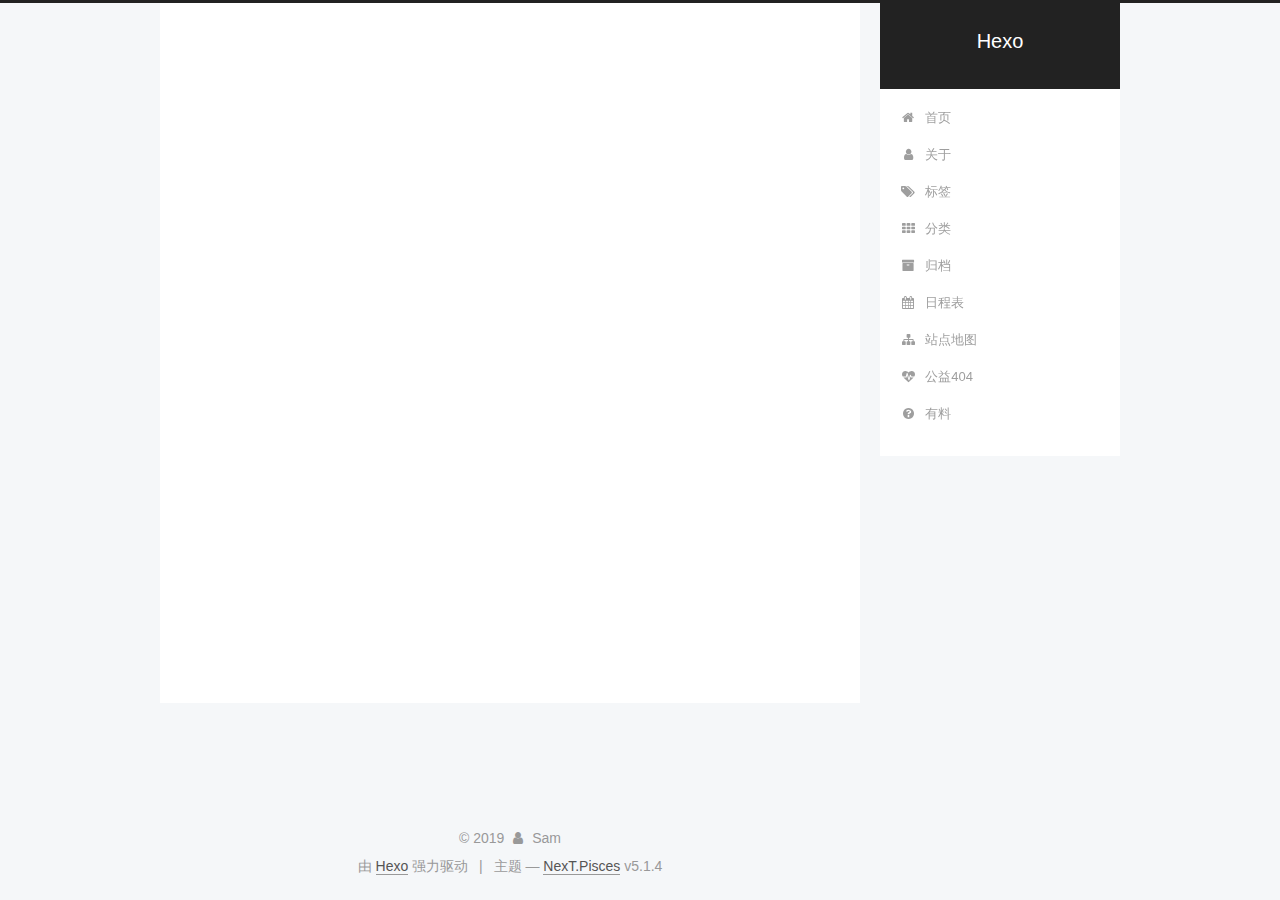
<file: tags/github/index.html>
<!DOCTYPE html>



  


<html class="theme-next pisces use-motion" lang="zh-Hans">
<head><meta name="generator" content="Hexo 3.8.0">
  <meta charset="UTF-8">
<meta http-equiv="X-UA-Compatible" content="IE=edge">
<meta name="viewport" content="width=device-width, initial-scale=1, maximum-scale=1">
<meta name="theme-color" content="#222">









<meta http-equiv="Cache-Control" content="no-transform">
<meta http-equiv="Cache-Control" content="no-siteapp">
















  
  
  <link href="/lib/fancybox/source/jquery.fancybox.css?v=2.1.5" rel="stylesheet" type="text/css">







<link href="/lib/font-awesome/css/font-awesome.min.css?v=4.6.2" rel="stylesheet" type="text/css">

<link href="/css/main.css?v=5.1.4" rel="stylesheet" type="text/css">


  <link rel="apple-touch-icon" sizes="180x180" href="/images/apple-touch-icon-next.png?v=5.1.4">


  <link rel="icon" type="image/png" sizes="32x32" href="/images/favicon-32x32-next.png?v=5.1.4">


  <link rel="icon" type="image/png" sizes="16x16" href="/images/favicon-16x16-next.png?v=5.1.4">


  <link rel="mask-icon" href="/images/logo.svg?v=5.1.4" color="#222">





  <meta name="keywords" content="Hexo, NexT">










<meta property="og:type" content="website">
<meta property="og:title" content="Hexo">
<meta property="og:url" content="http://yoursite.com/tags/github/index.html">
<meta property="og:site_name" content="Hexo">
<meta property="og:locale" content="zh-Hans">
<meta name="twitter:card" content="summary">
<meta name="twitter:title" content="Hexo">



<script type="text/javascript" id="hexo.configurations">
  var NexT = window.NexT || {};
  var CONFIG = {
    root: '/',
    scheme: 'Pisces',
    version: '5.1.4',
    sidebar: {"position":"right","display":"post","offset":12,"b2t":false,"scrollpercent":false,"onmobile":false},
    fancybox: true,
    tabs: true,
    motion: {"enable":true,"async":false,"transition":{"post_block":"fadeIn","post_header":"slideDownIn","post_body":"slideDownIn","coll_header":"slideLeftIn","sidebar":"slideUpIn"}},
    duoshuo: {
      userId: '0',
      author: '博主'
    },
    algolia: {
      applicationID: '',
      apiKey: '',
      indexName: '',
      hits: {"per_page":10},
      labels: {"input_placeholder":"Search for Posts","hits_empty":"We didn't find any results for the search: ${query}","hits_stats":"${hits} results found in ${time} ms"}
    }
  };
</script>



  <link rel="canonical" href="http://yoursite.com/tags/github/">





  <title>标签: github | Hexo</title>
  








</head>

<body itemscope itemtype="http://schema.org/WebPage" lang="zh-Hans">

  
  
    
  

  <div class="container sidebar-position-right ">
    <div class="headband"></div>

    <header id="header" class="header" itemscope itemtype="http://schema.org/WPHeader">
      <div class="header-inner"><div class="site-brand-wrapper">
  <div class="site-meta ">
    

    <div class="custom-logo-site-title">
      <a href="/" class="brand" rel="start">
        <span class="logo-line-before"><i></i></span>
        <span class="site-title">Hexo</span>
        <span class="logo-line-after"><i></i></span>
      </a>
    </div>
      
        <p class="site-subtitle"></p>
      
  </div>

  <div class="site-nav-toggle">
    <button>
      <span class="btn-bar"></span>
      <span class="btn-bar"></span>
      <span class="btn-bar"></span>
    </button>
  </div>
</div>

<nav class="site-nav">
  

  
    <ul id="menu" class="menu">
      
        
        <li class="menu-item menu-item-home">
          <a href="/" rel="section">
            
              <i class="menu-item-icon fa fa-fw fa-home"></i> <br>
            
            首页
          </a>
        </li>
      
        
        <li class="menu-item menu-item-about">
          <a href="/about/" rel="section">
            
              <i class="menu-item-icon fa fa-fw fa-user"></i> <br>
            
            关于
          </a>
        </li>
      
        
        <li class="menu-item menu-item-tags">
          <a href="/tags/" rel="section">
            
              <i class="menu-item-icon fa fa-fw fa-tags"></i> <br>
            
            标签
          </a>
        </li>
      
        
        <li class="menu-item menu-item-categories">
          <a href="/categories/" rel="section">
            
              <i class="menu-item-icon fa fa-fw fa-th"></i> <br>
            
            分类
          </a>
        </li>
      
        
        <li class="menu-item menu-item-archives">
          <a href="/archives/" rel="section">
            
              <i class="menu-item-icon fa fa-fw fa-archive"></i> <br>
            
            归档
          </a>
        </li>
      
        
        <li class="menu-item menu-item-schedule">
          <a href="/schedule/" rel="section">
            
              <i class="menu-item-icon fa fa-fw fa-calendar"></i> <br>
            
            日程表
          </a>
        </li>
      
        
        <li class="menu-item menu-item-sitemap">
          <a href="/sitemap.xml" rel="section">
            
              <i class="menu-item-icon fa fa-fw fa-sitemap"></i> <br>
            
            站点地图
          </a>
        </li>
      
        
        <li class="menu-item menu-item-commonweal">
          <a href="/404/" rel="section">
            
              <i class="menu-item-icon fa fa-fw fa-heartbeat"></i> <br>
            
            公益404
          </a>
        </li>
      
        
        <li class="menu-item menu-item-something">
          <a href="/something" rel="section">
            
              <i class="menu-item-icon fa fa-fw fa-question-circle"></i> <br>
            
            有料
          </a>
        </li>
      

      
    </ul>
  

  
</nav>



 </div>
    </header>

    <main id="main" class="main">
      <div class="main-inner">
        <div class="content-wrap">
          <div id="content" class="content">
            

  
  
  
  <div class="post-block tag">

    <div id="posts" class="posts-collapse">
      <div class="collection-title">
        <h1>github<small>标签</small>
        </h1>
      </div>

      
        

  <article class="post post-type-normal" itemscope itemtype="http://schema.org/Article">
    <header class="post-header">

      <h2 class="post-title">
        
            <a class="post-title-link" href="/2019/03/15/你好，Hexo/" itemprop="url">
              
                <span itemprop="name">你好，Hexo</span>
              
            </a>
        
      </h2>

      <div class="post-meta">
        <time class="post-time" itemprop="dateCreated" datetime="2019-03-15T14:12:09+08:00" content="2019-03-15">
          03-15
        </time>
      </div>

    </header>
  </article>


      
    </div>

  </div>
  
  
  

  


          </div>
          


          

        </div>
        
          
  
  <div class="sidebar-toggle">
    <div class="sidebar-toggle-line-wrap">
      <span class="sidebar-toggle-line sidebar-toggle-line-first"></span>
      <span class="sidebar-toggle-line sidebar-toggle-line-middle"></span>
      <span class="sidebar-toggle-line sidebar-toggle-line-last"></span>
    </div>
  </div>

  <aside id="sidebar" class="sidebar">
    
    <div class="sidebar-inner">

      

      

      <section class="site-overview-wrap sidebar-panel sidebar-panel-active">
        <div class="site-overview">
          <div class="site-author motion-element" itemprop="author" itemscope itemtype="http://schema.org/Person">
            
              <img class="site-author-image" itemprop="image" src="/images/avatar.gif" alt="Sam">
            
              <p class="site-author-name" itemprop="name">Sam</p>
              <p class="site-description motion-element" itemprop="description"></p>
          </div>

          <nav class="site-state motion-element">

            
              <div class="site-state-item site-state-posts">
              
                <a href="/archives/">
              
                  <span class="site-state-item-count">2</span>
                  <span class="site-state-item-name">日志</span>
                </a>
              </div>
            

            
              
              
              <div class="site-state-item site-state-categories">
                
                  <span class="site-state-item-count">1</span>
                  <span class="site-state-item-name">分类</span>
                
              </div>
            

            
              
              
              <div class="site-state-item site-state-tags">
                <a href="/tags/index.html">
                  <span class="site-state-item-count">4</span>
                  <span class="site-state-item-name">标签</span>
                </a>
              </div>
            

          </nav>

          

          

          
          

          
          

          

        </div>
      </section>

      

      

    </div>
  </aside>


        
      </div>
    </main>

    <footer id="footer" class="footer">
      <div class="footer-inner">
        <div class="copyright">&copy; <span itemprop="copyrightYear">2019</span>
  <span class="with-love">
    <i class="fa fa-user"></i>
  </span>
  <span class="author" itemprop="copyrightHolder">Sam</span>

  
</div>


  <div class="powered-by">由 <a class="theme-link" target="_blank" href="https://hexo.io">Hexo</a> 强力驱动</div>



  <span class="post-meta-divider">|</span>



  <div class="theme-info">主题 &mdash; <a class="theme-link" target="_blank" href="https://github.com/iissnan/hexo-theme-next">NexT.Pisces</a> v5.1.4</div>




        







        
      </div>
    </footer>

    
      <div class="back-to-top">
        <i class="fa fa-arrow-up"></i>
        
      </div>
    

    

  </div>

  

<script type="text/javascript">
  if (Object.prototype.toString.call(window.Promise) !== '[object Function]') {
    window.Promise = null;
  }
</script>









  












  
  
    <script type="text/javascript" src="/lib/jquery/index.js?v=2.1.3"></script>
  

  
  
    <script type="text/javascript" src="/lib/fastclick/lib/fastclick.min.js?v=1.0.6"></script>
  

  
  
    <script type="text/javascript" src="/lib/jquery_lazyload/jquery.lazyload.js?v=1.9.7"></script>
  

  
  
    <script type="text/javascript" src="/lib/velocity/velocity.min.js?v=1.2.1"></script>
  

  
  
    <script type="text/javascript" src="/lib/velocity/velocity.ui.min.js?v=1.2.1"></script>
  

  
  
    <script type="text/javascript" src="/lib/fancybox/source/jquery.fancybox.pack.js?v=2.1.5"></script>
  


  


  <script type="text/javascript" src="/js/src/utils.js?v=5.1.4"></script>

  <script type="text/javascript" src="/js/src/motion.js?v=5.1.4"></script>



  
  


  <script type="text/javascript" src="/js/src/affix.js?v=5.1.4"></script>

  <script type="text/javascript" src="/js/src/schemes/pisces.js?v=5.1.4"></script>



  

  


  <script type="text/javascript" src="/js/src/bootstrap.js?v=5.1.4"></script>



  


  




	





  





  












  





  

  

  

  
  

  

  

  

</body>
</html>
</file>
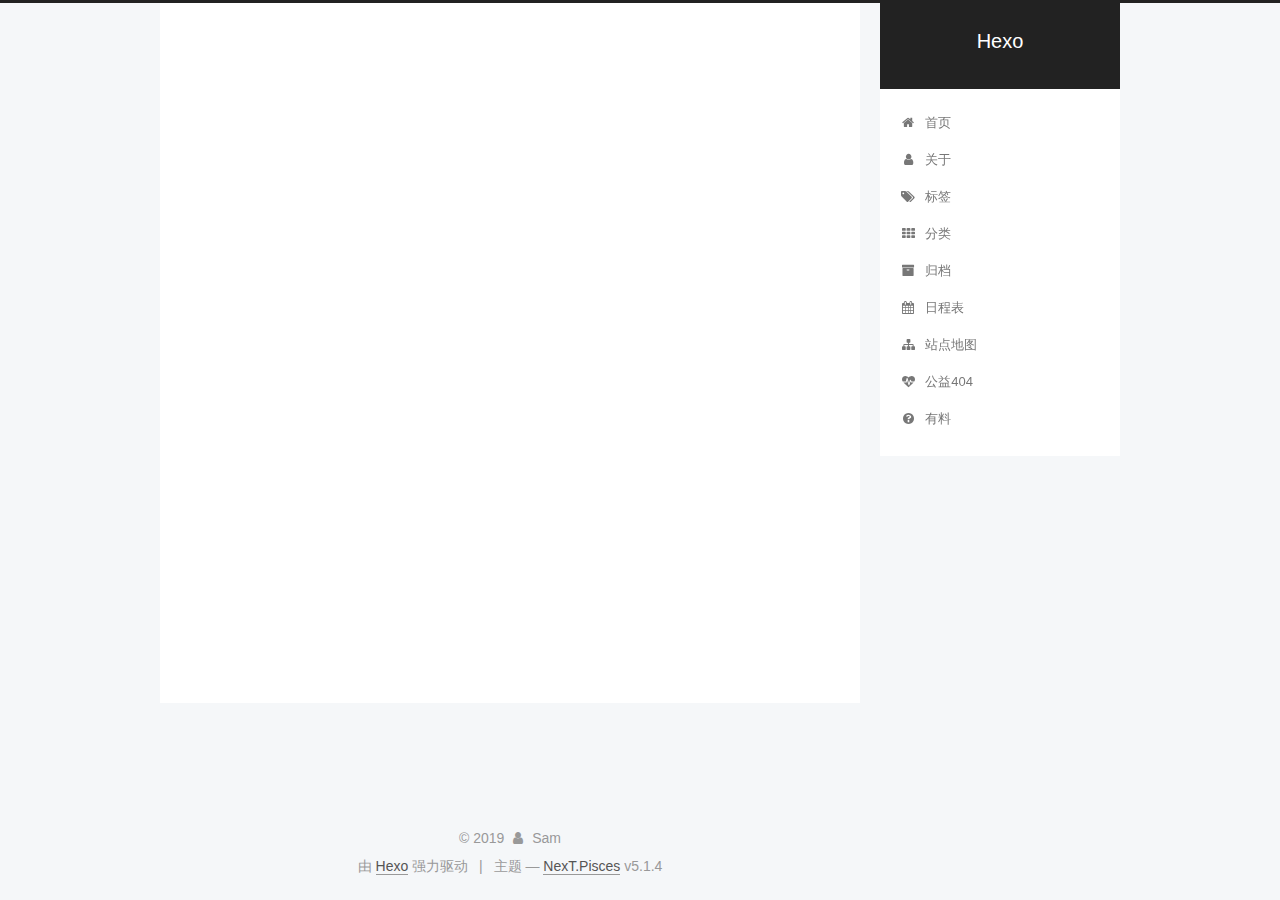
<file: tags/hexo/index.html>
<!DOCTYPE html>



  


<html class="theme-next pisces use-motion" lang="zh-Hans">
<head><meta name="generator" content="Hexo 3.8.0">
  <meta charset="UTF-8">
<meta http-equiv="X-UA-Compatible" content="IE=edge">
<meta name="viewport" content="width=device-width, initial-scale=1, maximum-scale=1">
<meta name="theme-color" content="#222">









<meta http-equiv="Cache-Control" content="no-transform">
<meta http-equiv="Cache-Control" content="no-siteapp">
















  
  
  <link href="/lib/fancybox/source/jquery.fancybox.css?v=2.1.5" rel="stylesheet" type="text/css">







<link href="/lib/font-awesome/css/font-awesome.min.css?v=4.6.2" rel="stylesheet" type="text/css">

<link href="/css/main.css?v=5.1.4" rel="stylesheet" type="text/css">


  <link rel="apple-touch-icon" sizes="180x180" href="/images/apple-touch-icon-next.png?v=5.1.4">


  <link rel="icon" type="image/png" sizes="32x32" href="/images/favicon-32x32-next.png?v=5.1.4">


  <link rel="icon" type="image/png" sizes="16x16" href="/images/favicon-16x16-next.png?v=5.1.4">


  <link rel="mask-icon" href="/images/logo.svg?v=5.1.4" color="#222">





  <meta name="keywords" content="Hexo, NexT">










<meta property="og:type" content="website">
<meta property="og:title" content="Hexo">
<meta property="og:url" content="http://yoursite.com/tags/hexo/index.html">
<meta property="og:site_name" content="Hexo">
<meta property="og:locale" content="zh-Hans">
<meta name="twitter:card" content="summary">
<meta name="twitter:title" content="Hexo">



<script type="text/javascript" id="hexo.configurations">
  var NexT = window.NexT || {};
  var CONFIG = {
    root: '/',
    scheme: 'Pisces',
    version: '5.1.4',
    sidebar: {"position":"right","display":"post","offset":12,"b2t":false,"scrollpercent":false,"onmobile":false},
    fancybox: true,
    tabs: true,
    motion: {"enable":true,"async":false,"transition":{"post_block":"fadeIn","post_header":"slideDownIn","post_body":"slideDownIn","coll_header":"slideLeftIn","sidebar":"slideUpIn"}},
    duoshuo: {
      userId: '0',
      author: '博主'
    },
    algolia: {
      applicationID: '',
      apiKey: '',
      indexName: '',
      hits: {"per_page":10},
      labels: {"input_placeholder":"Search for Posts","hits_empty":"We didn't find any results for the search: ${query}","hits_stats":"${hits} results found in ${time} ms"}
    }
  };
</script>



  <link rel="canonical" href="http://yoursite.com/tags/hexo/">





  <title>标签: hexo | Hexo</title>
  








</head>

<body itemscope itemtype="http://schema.org/WebPage" lang="zh-Hans">

  
  
    
  

  <div class="container sidebar-position-right ">
    <div class="headband"></div>

    <header id="header" class="header" itemscope itemtype="http://schema.org/WPHeader">
      <div class="header-inner"><div class="site-brand-wrapper">
  <div class="site-meta ">
    

    <div class="custom-logo-site-title">
      <a href="/" class="brand" rel="start">
        <span class="logo-line-before"><i></i></span>
        <span class="site-title">Hexo</span>
        <span class="logo-line-after"><i></i></span>
      </a>
    </div>
      
        <p class="site-subtitle"></p>
      
  </div>

  <div class="site-nav-toggle">
    <button>
      <span class="btn-bar"></span>
      <span class="btn-bar"></span>
      <span class="btn-bar"></span>
    </button>
  </div>
</div>

<nav class="site-nav">
  

  
    <ul id="menu" class="menu">
      
        
        <li class="menu-item menu-item-home">
          <a href="/" rel="section">
            
              <i class="menu-item-icon fa fa-fw fa-home"></i> <br>
            
            首页
          </a>
        </li>
      
        
        <li class="menu-item menu-item-about">
          <a href="/about/" rel="section">
            
              <i class="menu-item-icon fa fa-fw fa-user"></i> <br>
            
            关于
          </a>
        </li>
      
        
        <li class="menu-item menu-item-tags">
          <a href="/tags/" rel="section">
            
              <i class="menu-item-icon fa fa-fw fa-tags"></i> <br>
            
            标签
          </a>
        </li>
      
        
        <li class="menu-item menu-item-categories">
          <a href="/categories/" rel="section">
            
              <i class="menu-item-icon fa fa-fw fa-th"></i> <br>
            
            分类
          </a>
        </li>
      
        
        <li class="menu-item menu-item-archives">
          <a href="/archives/" rel="section">
            
              <i class="menu-item-icon fa fa-fw fa-archive"></i> <br>
            
            归档
          </a>
        </li>
      
        
        <li class="menu-item menu-item-schedule">
          <a href="/schedule/" rel="section">
            
              <i class="menu-item-icon fa fa-fw fa-calendar"></i> <br>
            
            日程表
          </a>
        </li>
      
        
        <li class="menu-item menu-item-sitemap">
          <a href="/sitemap.xml" rel="section">
            
              <i class="menu-item-icon fa fa-fw fa-sitemap"></i> <br>
            
            站点地图
          </a>
        </li>
      
        
        <li class="menu-item menu-item-commonweal">
          <a href="/404/" rel="section">
            
              <i class="menu-item-icon fa fa-fw fa-heartbeat"></i> <br>
            
            公益404
          </a>
        </li>
      
        
        <li class="menu-item menu-item-something">
          <a href="/something" rel="section">
            
              <i class="menu-item-icon fa fa-fw fa-question-circle"></i> <br>
            
            有料
          </a>
        </li>
      

      
    </ul>
  

  
</nav>



 </div>
    </header>

    <main id="main" class="main">
      <div class="main-inner">
        <div class="content-wrap">
          <div id="content" class="content">
            

  
  
  
  <div class="post-block tag">

    <div id="posts" class="posts-collapse">
      <div class="collection-title">
        <h1>hexo<small>标签</small>
        </h1>
      </div>

      
        

  <article class="post post-type-normal" itemscope itemtype="http://schema.org/Article">
    <header class="post-header">

      <h2 class="post-title">
        
            <a class="post-title-link" href="/2019/03/15/你好，Hexo/" itemprop="url">
              
                <span itemprop="name">你好，Hexo</span>
              
            </a>
        
      </h2>

      <div class="post-meta">
        <time class="post-time" itemprop="dateCreated" datetime="2019-03-15T14:12:09+08:00" content="2019-03-15">
          03-15
        </time>
      </div>

    </header>
  </article>


      
    </div>

  </div>
  
  
  

  


          </div>
          


          

        </div>
        
          
  
  <div class="sidebar-toggle">
    <div class="sidebar-toggle-line-wrap">
      <span class="sidebar-toggle-line sidebar-toggle-line-first"></span>
      <span class="sidebar-toggle-line sidebar-toggle-line-middle"></span>
      <span class="sidebar-toggle-line sidebar-toggle-line-last"></span>
    </div>
  </div>

  <aside id="sidebar" class="sidebar">
    
    <div class="sidebar-inner">

      

      

      <section class="site-overview-wrap sidebar-panel sidebar-panel-active">
        <div class="site-overview">
          <div class="site-author motion-element" itemprop="author" itemscope itemtype="http://schema.org/Person">
            
              <img class="site-author-image" itemprop="image" src="/images/avatar.gif" alt="Sam">
            
              <p class="site-author-name" itemprop="name">Sam</p>
              <p class="site-description motion-element" itemprop="description"></p>
          </div>

          <nav class="site-state motion-element">

            
              <div class="site-state-item site-state-posts">
              
                <a href="/archives/">
              
                  <span class="site-state-item-count">2</span>
                  <span class="site-state-item-name">日志</span>
                </a>
              </div>
            

            
              
              
              <div class="site-state-item site-state-categories">
                
                  <span class="site-state-item-count">1</span>
                  <span class="site-state-item-name">分类</span>
                
              </div>
            

            
              
              
              <div class="site-state-item site-state-tags">
                <a href="/tags/index.html">
                  <span class="site-state-item-count">4</span>
                  <span class="site-state-item-name">标签</span>
                </a>
              </div>
            

          </nav>

          

          

          
          

          
          

          

        </div>
      </section>

      

      

    </div>
  </aside>


        
      </div>
    </main>

    <footer id="footer" class="footer">
      <div class="footer-inner">
        <div class="copyright">&copy; <span itemprop="copyrightYear">2019</span>
  <span class="with-love">
    <i class="fa fa-user"></i>
  </span>
  <span class="author" itemprop="copyrightHolder">Sam</span>

  
</div>


  <div class="powered-by">由 <a class="theme-link" target="_blank" href="https://hexo.io">Hexo</a> 强力驱动</div>



  <span class="post-meta-divider">|</span>



  <div class="theme-info">主题 &mdash; <a class="theme-link" target="_blank" href="https://github.com/iissnan/hexo-theme-next">NexT.Pisces</a> v5.1.4</div>




        







        
      </div>
    </footer>

    
      <div class="back-to-top">
        <i class="fa fa-arrow-up"></i>
        
      </div>
    

    

  </div>

  

<script type="text/javascript">
  if (Object.prototype.toString.call(window.Promise) !== '[object Function]') {
    window.Promise = null;
  }
</script>









  












  
  
    <script type="text/javascript" src="/lib/jquery/index.js?v=2.1.3"></script>
  

  
  
    <script type="text/javascript" src="/lib/fastclick/lib/fastclick.min.js?v=1.0.6"></script>
  

  
  
    <script type="text/javascript" src="/lib/jquery_lazyload/jquery.lazyload.js?v=1.9.7"></script>
  

  
  
    <script type="text/javascript" src="/lib/velocity/velocity.min.js?v=1.2.1"></script>
  

  
  
    <script type="text/javascript" src="/lib/velocity/velocity.ui.min.js?v=1.2.1"></script>
  

  
  
    <script type="text/javascript" src="/lib/fancybox/source/jquery.fancybox.pack.js?v=2.1.5"></script>
  


  


  <script type="text/javascript" src="/js/src/utils.js?v=5.1.4"></script>

  <script type="text/javascript" src="/js/src/motion.js?v=5.1.4"></script>



  
  


  <script type="text/javascript" src="/js/src/affix.js?v=5.1.4"></script>

  <script type="text/javascript" src="/js/src/schemes/pisces.js?v=5.1.4"></script>



  

  


  <script type="text/javascript" src="/js/src/bootstrap.js?v=5.1.4"></script>



  


  




	





  





  












  





  

  

  

  
  

  

  

  

</body>
</html>
</file>
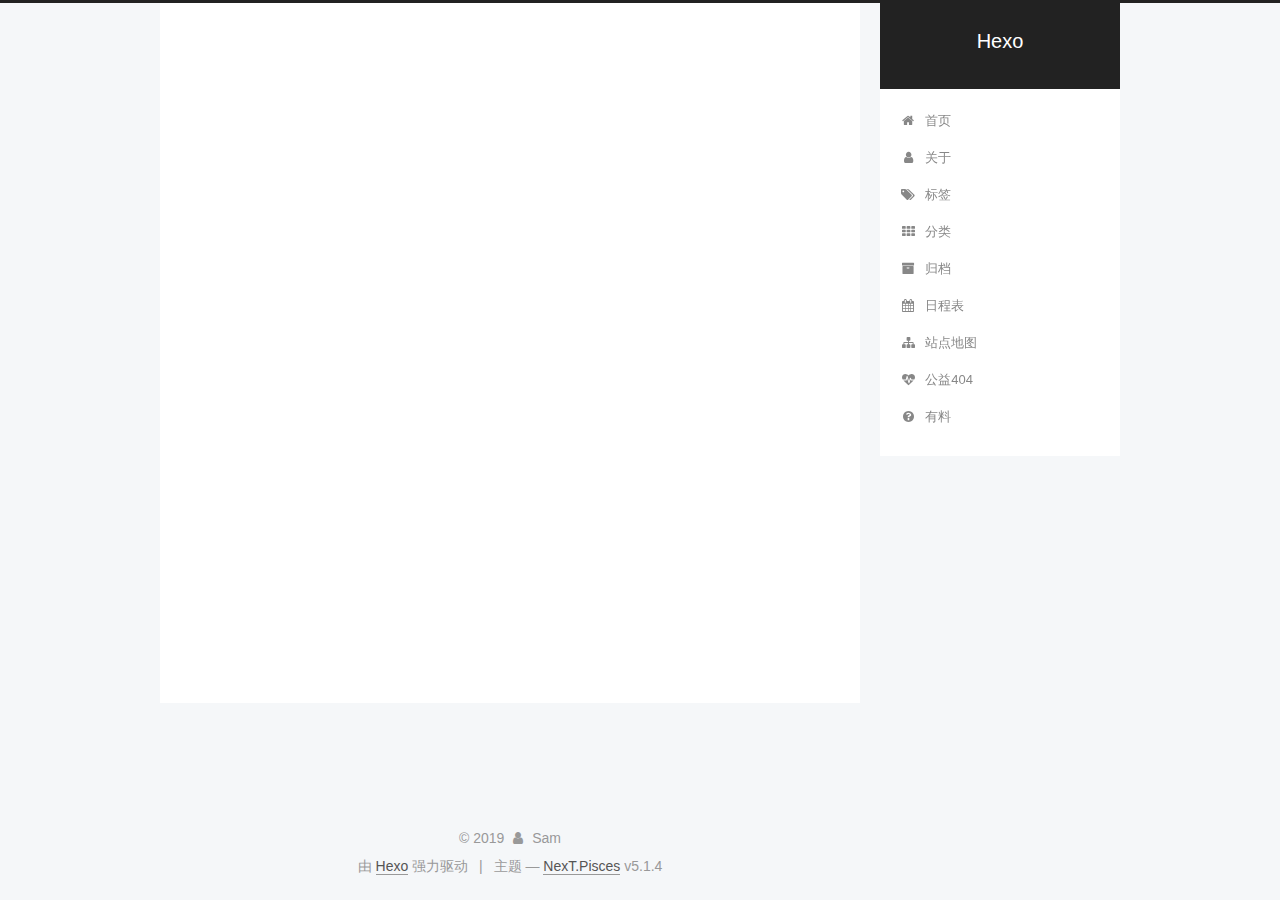
<file: tags/npm/index.html>
<!DOCTYPE html>



  


<html class="theme-next pisces use-motion" lang="zh-Hans">
<head><meta name="generator" content="Hexo 3.8.0">
  <meta charset="UTF-8">
<meta http-equiv="X-UA-Compatible" content="IE=edge">
<meta name="viewport" content="width=device-width, initial-scale=1, maximum-scale=1">
<meta name="theme-color" content="#222">









<meta http-equiv="Cache-Control" content="no-transform">
<meta http-equiv="Cache-Control" content="no-siteapp">
















  
  
  <link href="/lib/fancybox/source/jquery.fancybox.css?v=2.1.5" rel="stylesheet" type="text/css">







<link href="/lib/font-awesome/css/font-awesome.min.css?v=4.6.2" rel="stylesheet" type="text/css">

<link href="/css/main.css?v=5.1.4" rel="stylesheet" type="text/css">


  <link rel="apple-touch-icon" sizes="180x180" href="/images/apple-touch-icon-next.png?v=5.1.4">


  <link rel="icon" type="image/png" sizes="32x32" href="/images/favicon-32x32-next.png?v=5.1.4">


  <link rel="icon" type="image/png" sizes="16x16" href="/images/favicon-16x16-next.png?v=5.1.4">


  <link rel="mask-icon" href="/images/logo.svg?v=5.1.4" color="#222">





  <meta name="keywords" content="Hexo, NexT">










<meta property="og:type" content="website">
<meta property="og:title" content="Hexo">
<meta property="og:url" content="http://yoursite.com/tags/npm/index.html">
<meta property="og:site_name" content="Hexo">
<meta property="og:locale" content="zh-Hans">
<meta name="twitter:card" content="summary">
<meta name="twitter:title" content="Hexo">



<script type="text/javascript" id="hexo.configurations">
  var NexT = window.NexT || {};
  var CONFIG = {
    root: '/',
    scheme: 'Pisces',
    version: '5.1.4',
    sidebar: {"position":"right","display":"post","offset":12,"b2t":false,"scrollpercent":false,"onmobile":false},
    fancybox: true,
    tabs: true,
    motion: {"enable":true,"async":false,"transition":{"post_block":"fadeIn","post_header":"slideDownIn","post_body":"slideDownIn","coll_header":"slideLeftIn","sidebar":"slideUpIn"}},
    duoshuo: {
      userId: '0',
      author: '博主'
    },
    algolia: {
      applicationID: '',
      apiKey: '',
      indexName: '',
      hits: {"per_page":10},
      labels: {"input_placeholder":"Search for Posts","hits_empty":"We didn't find any results for the search: ${query}","hits_stats":"${hits} results found in ${time} ms"}
    }
  };
</script>



  <link rel="canonical" href="http://yoursite.com/tags/npm/">





  <title>标签: npm | Hexo</title>
  








</head>

<body itemscope itemtype="http://schema.org/WebPage" lang="zh-Hans">

  
  
    
  

  <div class="container sidebar-position-right ">
    <div class="headband"></div>

    <header id="header" class="header" itemscope itemtype="http://schema.org/WPHeader">
      <div class="header-inner"><div class="site-brand-wrapper">
  <div class="site-meta ">
    

    <div class="custom-logo-site-title">
      <a href="/" class="brand" rel="start">
        <span class="logo-line-before"><i></i></span>
        <span class="site-title">Hexo</span>
        <span class="logo-line-after"><i></i></span>
      </a>
    </div>
      
        <p class="site-subtitle"></p>
      
  </div>

  <div class="site-nav-toggle">
    <button>
      <span class="btn-bar"></span>
      <span class="btn-bar"></span>
      <span class="btn-bar"></span>
    </button>
  </div>
</div>

<nav class="site-nav">
  

  
    <ul id="menu" class="menu">
      
        
        <li class="menu-item menu-item-home">
          <a href="/" rel="section">
            
              <i class="menu-item-icon fa fa-fw fa-home"></i> <br>
            
            首页
          </a>
        </li>
      
        
        <li class="menu-item menu-item-about">
          <a href="/about/" rel="section">
            
              <i class="menu-item-icon fa fa-fw fa-user"></i> <br>
            
            关于
          </a>
        </li>
      
        
        <li class="menu-item menu-item-tags">
          <a href="/tags/" rel="section">
            
              <i class="menu-item-icon fa fa-fw fa-tags"></i> <br>
            
            标签
          </a>
        </li>
      
        
        <li class="menu-item menu-item-categories">
          <a href="/categories/" rel="section">
            
              <i class="menu-item-icon fa fa-fw fa-th"></i> <br>
            
            分类
          </a>
        </li>
      
        
        <li class="menu-item menu-item-archives">
          <a href="/archives/" rel="section">
            
              <i class="menu-item-icon fa fa-fw fa-archive"></i> <br>
            
            归档
          </a>
        </li>
      
        
        <li class="menu-item menu-item-schedule">
          <a href="/schedule/" rel="section">
            
              <i class="menu-item-icon fa fa-fw fa-calendar"></i> <br>
            
            日程表
          </a>
        </li>
      
        
        <li class="menu-item menu-item-sitemap">
          <a href="/sitemap.xml" rel="section">
            
              <i class="menu-item-icon fa fa-fw fa-sitemap"></i> <br>
            
            站点地图
          </a>
        </li>
      
        
        <li class="menu-item menu-item-commonweal">
          <a href="/404/" rel="section">
            
              <i class="menu-item-icon fa fa-fw fa-heartbeat"></i> <br>
            
            公益404
          </a>
        </li>
      
        
        <li class="menu-item menu-item-something">
          <a href="/something" rel="section">
            
              <i class="menu-item-icon fa fa-fw fa-question-circle"></i> <br>
            
            有料
          </a>
        </li>
      

      
    </ul>
  

  
</nav>



 </div>
    </header>

    <main id="main" class="main">
      <div class="main-inner">
        <div class="content-wrap">
          <div id="content" class="content">
            

  
  
  
  <div class="post-block tag">

    <div id="posts" class="posts-collapse">
      <div class="collection-title">
        <h1>npm<small>标签</small>
        </h1>
      </div>

      
        

  <article class="post post-type-normal" itemscope itemtype="http://schema.org/Article">
    <header class="post-header">

      <h2 class="post-title">
        
            <a class="post-title-link" href="/2019/03/15/你好，Hexo/" itemprop="url">
              
                <span itemprop="name">你好，Hexo</span>
              
            </a>
        
      </h2>

      <div class="post-meta">
        <time class="post-time" itemprop="dateCreated" datetime="2019-03-15T14:12:09+08:00" content="2019-03-15">
          03-15
        </time>
      </div>

    </header>
  </article>


      
    </div>

  </div>
  
  
  

  


          </div>
          


          

        </div>
        
          
  
  <div class="sidebar-toggle">
    <div class="sidebar-toggle-line-wrap">
      <span class="sidebar-toggle-line sidebar-toggle-line-first"></span>
      <span class="sidebar-toggle-line sidebar-toggle-line-middle"></span>
      <span class="sidebar-toggle-line sidebar-toggle-line-last"></span>
    </div>
  </div>

  <aside id="sidebar" class="sidebar">
    
    <div class="sidebar-inner">

      

      

      <section class="site-overview-wrap sidebar-panel sidebar-panel-active">
        <div class="site-overview">
          <div class="site-author motion-element" itemprop="author" itemscope itemtype="http://schema.org/Person">
            
              <img class="site-author-image" itemprop="image" src="/images/avatar.gif" alt="Sam">
            
              <p class="site-author-name" itemprop="name">Sam</p>
              <p class="site-description motion-element" itemprop="description"></p>
          </div>

          <nav class="site-state motion-element">

            
              <div class="site-state-item site-state-posts">
              
                <a href="/archives/">
              
                  <span class="site-state-item-count">2</span>
                  <span class="site-state-item-name">日志</span>
                </a>
              </div>
            

            
              
              
              <div class="site-state-item site-state-categories">
                
                  <span class="site-state-item-count">1</span>
                  <span class="site-state-item-name">分类</span>
                
              </div>
            

            
              
              
              <div class="site-state-item site-state-tags">
                <a href="/tags/index.html">
                  <span class="site-state-item-count">4</span>
                  <span class="site-state-item-name">标签</span>
                </a>
              </div>
            

          </nav>

          

          

          
          

          
          

          

        </div>
      </section>

      

      

    </div>
  </aside>


        
      </div>
    </main>

    <footer id="footer" class="footer">
      <div class="footer-inner">
        <div class="copyright">&copy; <span itemprop="copyrightYear">2019</span>
  <span class="with-love">
    <i class="fa fa-user"></i>
  </span>
  <span class="author" itemprop="copyrightHolder">Sam</span>

  
</div>


  <div class="powered-by">由 <a class="theme-link" target="_blank" href="https://hexo.io">Hexo</a> 强力驱动</div>



  <span class="post-meta-divider">|</span>



  <div class="theme-info">主题 &mdash; <a class="theme-link" target="_blank" href="https://github.com/iissnan/hexo-theme-next">NexT.Pisces</a> v5.1.4</div>




        







        
      </div>
    </footer>

    
      <div class="back-to-top">
        <i class="fa fa-arrow-up"></i>
        
      </div>
    

    

  </div>

  

<script type="text/javascript">
  if (Object.prototype.toString.call(window.Promise) !== '[object Function]') {
    window.Promise = null;
  }
</script>









  












  
  
    <script type="text/javascript" src="/lib/jquery/index.js?v=2.1.3"></script>
  

  
  
    <script type="text/javascript" src="/lib/fastclick/lib/fastclick.min.js?v=1.0.6"></script>
  

  
  
    <script type="text/javascript" src="/lib/jquery_lazyload/jquery.lazyload.js?v=1.9.7"></script>
  

  
  
    <script type="text/javascript" src="/lib/velocity/velocity.min.js?v=1.2.1"></script>
  

  
  
    <script type="text/javascript" src="/lib/velocity/velocity.ui.min.js?v=1.2.1"></script>
  

  
  
    <script type="text/javascript" src="/lib/fancybox/source/jquery.fancybox.pack.js?v=2.1.5"></script>
  


  


  <script type="text/javascript" src="/js/src/utils.js?v=5.1.4"></script>

  <script type="text/javascript" src="/js/src/motion.js?v=5.1.4"></script>



  
  


  <script type="text/javascript" src="/js/src/affix.js?v=5.1.4"></script>

  <script type="text/javascript" src="/js/src/schemes/pisces.js?v=5.1.4"></script>



  

  


  <script type="text/javascript" src="/js/src/bootstrap.js?v=5.1.4"></script>



  


  




	





  





  












  





  

  

  

  
  

  

  

  

</body>
</html>
</file>
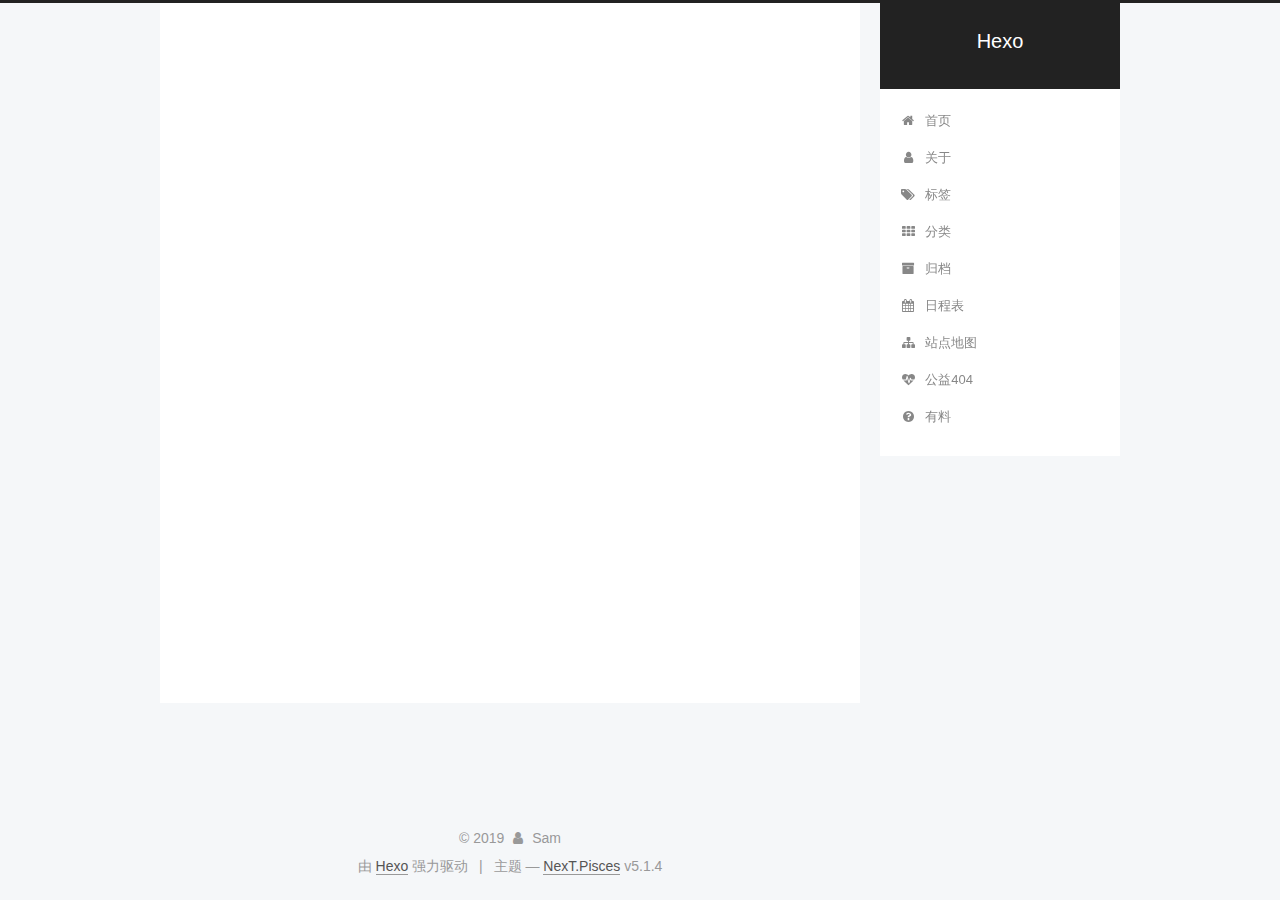
<file: tags/基础/index.html>
<!DOCTYPE html>



  


<html class="theme-next pisces use-motion" lang="zh-Hans">
<head><meta name="generator" content="Hexo 3.8.0">
  <meta charset="UTF-8">
<meta http-equiv="X-UA-Compatible" content="IE=edge">
<meta name="viewport" content="width=device-width, initial-scale=1, maximum-scale=1">
<meta name="theme-color" content="#222">









<meta http-equiv="Cache-Control" content="no-transform">
<meta http-equiv="Cache-Control" content="no-siteapp">
















  
  
  <link href="/lib/fancybox/source/jquery.fancybox.css?v=2.1.5" rel="stylesheet" type="text/css">







<link href="/lib/font-awesome/css/font-awesome.min.css?v=4.6.2" rel="stylesheet" type="text/css">

<link href="/css/main.css?v=5.1.4" rel="stylesheet" type="text/css">


  <link rel="apple-touch-icon" sizes="180x180" href="/images/apple-touch-icon-next.png?v=5.1.4">


  <link rel="icon" type="image/png" sizes="32x32" href="/images/favicon-32x32-next.png?v=5.1.4">


  <link rel="icon" type="image/png" sizes="16x16" href="/images/favicon-16x16-next.png?v=5.1.4">


  <link rel="mask-icon" href="/images/logo.svg?v=5.1.4" color="#222">





  <meta name="keywords" content="Hexo, NexT">










<meta property="og:type" content="website">
<meta property="og:title" content="Hexo">
<meta property="og:url" content="http://yoursite.com/tags/基础/index.html">
<meta property="og:site_name" content="Hexo">
<meta property="og:locale" content="zh-Hans">
<meta name="twitter:card" content="summary">
<meta name="twitter:title" content="Hexo">



<script type="text/javascript" id="hexo.configurations">
  var NexT = window.NexT || {};
  var CONFIG = {
    root: '/',
    scheme: 'Pisces',
    version: '5.1.4',
    sidebar: {"position":"right","display":"post","offset":12,"b2t":false,"scrollpercent":false,"onmobile":false},
    fancybox: true,
    tabs: true,
    motion: {"enable":true,"async":false,"transition":{"post_block":"fadeIn","post_header":"slideDownIn","post_body":"slideDownIn","coll_header":"slideLeftIn","sidebar":"slideUpIn"}},
    duoshuo: {
      userId: '0',
      author: '博主'
    },
    algolia: {
      applicationID: '',
      apiKey: '',
      indexName: '',
      hits: {"per_page":10},
      labels: {"input_placeholder":"Search for Posts","hits_empty":"We didn't find any results for the search: ${query}","hits_stats":"${hits} results found in ${time} ms"}
    }
  };
</script>



  <link rel="canonical" href="http://yoursite.com/tags/基础/">





  <title>标签: 基础 | Hexo</title>
  








</head>

<body itemscope itemtype="http://schema.org/WebPage" lang="zh-Hans">

  
  
    
  

  <div class="container sidebar-position-right ">
    <div class="headband"></div>

    <header id="header" class="header" itemscope itemtype="http://schema.org/WPHeader">
      <div class="header-inner"><div class="site-brand-wrapper">
  <div class="site-meta ">
    

    <div class="custom-logo-site-title">
      <a href="/" class="brand" rel="start">
        <span class="logo-line-before"><i></i></span>
        <span class="site-title">Hexo</span>
        <span class="logo-line-after"><i></i></span>
      </a>
    </div>
      
        <p class="site-subtitle"></p>
      
  </div>

  <div class="site-nav-toggle">
    <button>
      <span class="btn-bar"></span>
      <span class="btn-bar"></span>
      <span class="btn-bar"></span>
    </button>
  </div>
</div>

<nav class="site-nav">
  

  
    <ul id="menu" class="menu">
      
        
        <li class="menu-item menu-item-home">
          <a href="/" rel="section">
            
              <i class="menu-item-icon fa fa-fw fa-home"></i> <br>
            
            首页
          </a>
        </li>
      
        
        <li class="menu-item menu-item-about">
          <a href="/about/" rel="section">
            
              <i class="menu-item-icon fa fa-fw fa-user"></i> <br>
            
            关于
          </a>
        </li>
      
        
        <li class="menu-item menu-item-tags">
          <a href="/tags/" rel="section">
            
              <i class="menu-item-icon fa fa-fw fa-tags"></i> <br>
            
            标签
          </a>
        </li>
      
        
        <li class="menu-item menu-item-categories">
          <a href="/categories/" rel="section">
            
              <i class="menu-item-icon fa fa-fw fa-th"></i> <br>
            
            分类
          </a>
        </li>
      
        
        <li class="menu-item menu-item-archives">
          <a href="/archives/" rel="section">
            
              <i class="menu-item-icon fa fa-fw fa-archive"></i> <br>
            
            归档
          </a>
        </li>
      
        
        <li class="menu-item menu-item-schedule">
          <a href="/schedule/" rel="section">
            
              <i class="menu-item-icon fa fa-fw fa-calendar"></i> <br>
            
            日程表
          </a>
        </li>
      
        
        <li class="menu-item menu-item-sitemap">
          <a href="/sitemap.xml" rel="section">
            
              <i class="menu-item-icon fa fa-fw fa-sitemap"></i> <br>
            
            站点地图
          </a>
        </li>
      
        
        <li class="menu-item menu-item-commonweal">
          <a href="/404/" rel="section">
            
              <i class="menu-item-icon fa fa-fw fa-heartbeat"></i> <br>
            
            公益404
          </a>
        </li>
      
        
        <li class="menu-item menu-item-something">
          <a href="/something" rel="section">
            
              <i class="menu-item-icon fa fa-fw fa-question-circle"></i> <br>
            
            有料
          </a>
        </li>
      

      
    </ul>
  

  
</nav>



 </div>
    </header>

    <main id="main" class="main">
      <div class="main-inner">
        <div class="content-wrap">
          <div id="content" class="content">
            

  
  
  
  <div class="post-block tag">

    <div id="posts" class="posts-collapse">
      <div class="collection-title">
        <h1>基础<small>标签</small>
        </h1>
      </div>

      
        

  <article class="post post-type-normal" itemscope itemtype="http://schema.org/Article">
    <header class="post-header">

      <h2 class="post-title">
        
            <a class="post-title-link" href="/2019/03/15/你好，Hexo/" itemprop="url">
              
                <span itemprop="name">你好，Hexo</span>
              
            </a>
        
      </h2>

      <div class="post-meta">
        <time class="post-time" itemprop="dateCreated" datetime="2019-03-15T14:12:09+08:00" content="2019-03-15">
          03-15
        </time>
      </div>

    </header>
  </article>


      
    </div>

  </div>
  
  
  

  


          </div>
          


          

        </div>
        
          
  
  <div class="sidebar-toggle">
    <div class="sidebar-toggle-line-wrap">
      <span class="sidebar-toggle-line sidebar-toggle-line-first"></span>
      <span class="sidebar-toggle-line sidebar-toggle-line-middle"></span>
      <span class="sidebar-toggle-line sidebar-toggle-line-last"></span>
    </div>
  </div>

  <aside id="sidebar" class="sidebar">
    
    <div class="sidebar-inner">

      

      

      <section class="site-overview-wrap sidebar-panel sidebar-panel-active">
        <div class="site-overview">
          <div class="site-author motion-element" itemprop="author" itemscope itemtype="http://schema.org/Person">
            
              <img class="site-author-image" itemprop="image" src="/images/avatar.gif" alt="Sam">
            
              <p class="site-author-name" itemprop="name">Sam</p>
              <p class="site-description motion-element" itemprop="description"></p>
          </div>

          <nav class="site-state motion-element">

            
              <div class="site-state-item site-state-posts">
              
                <a href="/archives/">
              
                  <span class="site-state-item-count">2</span>
                  <span class="site-state-item-name">日志</span>
                </a>
              </div>
            

            
              
              
              <div class="site-state-item site-state-categories">
                
                  <span class="site-state-item-count">1</span>
                  <span class="site-state-item-name">分类</span>
                
              </div>
            

            
              
              
              <div class="site-state-item site-state-tags">
                <a href="/tags/index.html">
                  <span class="site-state-item-count">4</span>
                  <span class="site-state-item-name">标签</span>
                </a>
              </div>
            

          </nav>

          

          

          
          

          
          

          

        </div>
      </section>

      

      

    </div>
  </aside>


        
      </div>
    </main>

    <footer id="footer" class="footer">
      <div class="footer-inner">
        <div class="copyright">&copy; <span itemprop="copyrightYear">2019</span>
  <span class="with-love">
    <i class="fa fa-user"></i>
  </span>
  <span class="author" itemprop="copyrightHolder">Sam</span>

  
</div>


  <div class="powered-by">由 <a class="theme-link" target="_blank" href="https://hexo.io">Hexo</a> 强力驱动</div>



  <span class="post-meta-divider">|</span>



  <div class="theme-info">主题 &mdash; <a class="theme-link" target="_blank" href="https://github.com/iissnan/hexo-theme-next">NexT.Pisces</a> v5.1.4</div>




        







        
      </div>
    </footer>

    
      <div class="back-to-top">
        <i class="fa fa-arrow-up"></i>
        
      </div>
    

    

  </div>

  

<script type="text/javascript">
  if (Object.prototype.toString.call(window.Promise) !== '[object Function]') {
    window.Promise = null;
  }
</script>









  












  
  
    <script type="text/javascript" src="/lib/jquery/index.js?v=2.1.3"></script>
  

  
  
    <script type="text/javascript" src="/lib/fastclick/lib/fastclick.min.js?v=1.0.6"></script>
  

  
  
    <script type="text/javascript" src="/lib/jquery_lazyload/jquery.lazyload.js?v=1.9.7"></script>
  

  
  
    <script type="text/javascript" src="/lib/velocity/velocity.min.js?v=1.2.1"></script>
  

  
  
    <script type="text/javascript" src="/lib/velocity/velocity.ui.min.js?v=1.2.1"></script>
  

  
  
    <script type="text/javascript" src="/lib/fancybox/source/jquery.fancybox.pack.js?v=2.1.5"></script>
  


  


  <script type="text/javascript" src="/js/src/utils.js?v=5.1.4"></script>

  <script type="text/javascript" src="/js/src/motion.js?v=5.1.4"></script>



  
  


  <script type="text/javascript" src="/js/src/affix.js?v=5.1.4"></script>

  <script type="text/javascript" src="/js/src/schemes/pisces.js?v=5.1.4"></script>



  

  


  <script type="text/javascript" src="/js/src/bootstrap.js?v=5.1.4"></script>



  


  




	





  





  












  





  

  

  

  
  

  

  

  

</body>
</html>
</file>
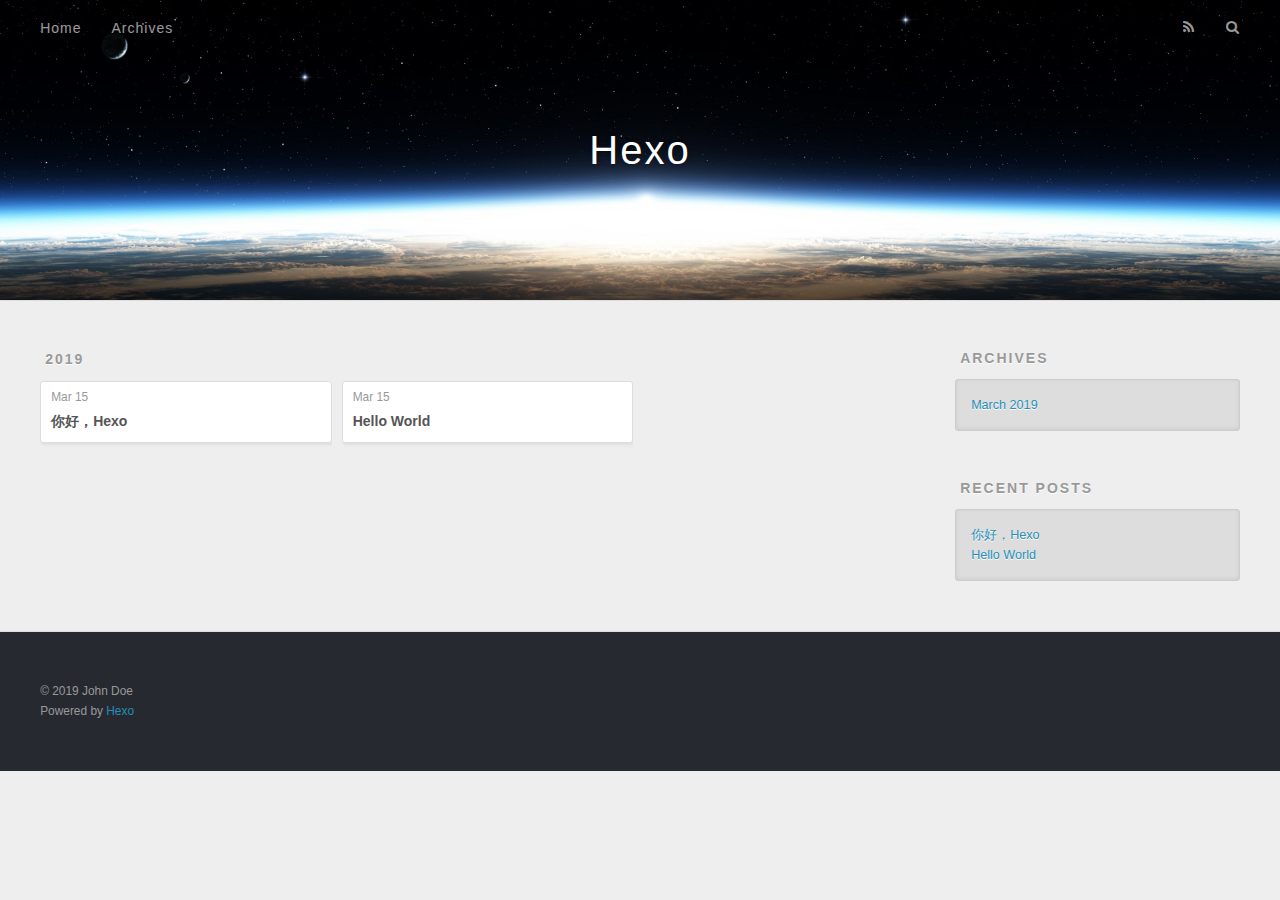
<file: archives/2019/03/index.html>
<!DOCTYPE html>
<html>
<head><meta name="generator" content="Hexo 3.8.0">
  <meta charset="utf-8">
  

  
  <title>Archives: 2019/3 | Hexo</title>
  <meta name="viewport" content="width=device-width, initial-scale=1, maximum-scale=1">
  <meta property="og:type" content="website">
<meta property="og:title" content="Hexo">
<meta property="og:url" content="http://yoursite.com/archives/2019/03/index.html">
<meta property="og:site_name" content="Hexo">
<meta property="og:locale" content="default">
<meta name="twitter:card" content="summary">
<meta name="twitter:title" content="Hexo">
  
    <link rel="alternate" href="/atom.xml" title="Hexo" type="application/atom+xml">
  
  
    <link rel="icon" href="/favicon.png">
  
  
    <link href="//fonts.googleapis.com/css?family=Source+Code+Pro" rel="stylesheet" type="text/css">
  
  <link rel="stylesheet" href="/css/style.css">
</head>
</html>
<body>
  <div id="container">
    <div id="wrap">
      <header id="header">
  <div id="banner"></div>
  <div id="header-outer" class="outer">
    <div id="header-title" class="inner">
      <h1 id="logo-wrap">
        <a href="/" id="logo">Hexo</a>
      </h1>
      
    </div>
    <div id="header-inner" class="inner">
      <nav id="main-nav">
        <a id="main-nav-toggle" class="nav-icon"></a>
        
          <a class="main-nav-link" href="/">Home</a>
        
          <a class="main-nav-link" href="/archives">Archives</a>
        
      </nav>
      <nav id="sub-nav">
        
          <a id="nav-rss-link" class="nav-icon" href="/atom.xml" title="RSS Feed"></a>
        
        <a id="nav-search-btn" class="nav-icon" title="Search"></a>
      </nav>
      <div id="search-form-wrap">
        <form action="//google.com/search" method="get" accept-charset="UTF-8" class="search-form"><input type="search" name="q" class="search-form-input" placeholder="Search"><button type="submit" class="search-form-submit">&#xF002;</button><input type="hidden" name="sitesearch" value="http://yoursite.com"></form>
      </div>
    </div>
  </div>
</header>
      <div class="outer">
        <section id="main">
  
  
    
    
      
      
      <section class="archives-wrap">
        <div class="archive-year-wrap">
          <a href="/archives/2019" class="archive-year">2019</a>
        </div>
        <div class="archives">
    
    <article class="archive-article archive-type-post">
  <div class="archive-article-inner">
    <header class="archive-article-header">
      <a href="/2019/03/15/你好，Hexo/" class="archive-article-date">
  <time datetime="2019-03-15T06:12:09.000Z" itemprop="datePublished">Mar 15</time>
</a>
      
  
    <h1 itemprop="name">
      <a class="archive-article-title" href="/2019/03/15/你好，Hexo/">你好，Hexo</a>
    </h1>
  

    </header>
  </div>
</article>
  
    
    
    <article class="archive-article archive-type-post">
  <div class="archive-article-inner">
    <header class="archive-article-header">
      <a href="/2019/03/15/hello-world/" class="archive-article-date">
  <time datetime="2019-03-15T03:23:47.599Z" itemprop="datePublished">Mar 15</time>
</a>
      
  
    <h1 itemprop="name">
      <a class="archive-article-title" href="/2019/03/15/hello-world/">Hello World</a>
    </h1>
  

    </header>
  </div>
</article>
  
  
    </div></section>
  


</section>
        
          <aside id="sidebar">
  
    

  
    

  
    
  
    
  <div class="widget-wrap">
    <h3 class="widget-title">Archives</h3>
    <div class="widget">
      <ul class="archive-list"><li class="archive-list-item"><a class="archive-list-link" href="/archives/2019/03/">March 2019</a></li></ul>
    </div>
  </div>


  
    
  <div class="widget-wrap">
    <h3 class="widget-title">Recent Posts</h3>
    <div class="widget">
      <ul>
        
          <li>
            <a href="/2019/03/15/你好，Hexo/">你好，Hexo</a>
          </li>
        
          <li>
            <a href="/2019/03/15/hello-world/">Hello World</a>
          </li>
        
      </ul>
    </div>
  </div>

  
</aside>
        
      </div>
      <footer id="footer">
  
  <div class="outer">
    <div id="footer-info" class="inner">
      &copy; 2019 John Doe<br>
      Powered by <a href="http://hexo.io/" target="_blank">Hexo</a>
    </div>
  </div>
</footer>
    </div>
    <nav id="mobile-nav">
  
    <a href="/" class="mobile-nav-link">Home</a>
  
    <a href="/archives" class="mobile-nav-link">Archives</a>
  
</nav>
    

<script src="//ajax.googleapis.com/ajax/libs/jquery/2.0.3/jquery.min.js"></script>


  <link rel="stylesheet" href="/fancybox/jquery.fancybox.css">
  <script src="/fancybox/jquery.fancybox.pack.js"></script>


<script src="/js/script.js"></script>



  </div>
</body>
</html>
</file>
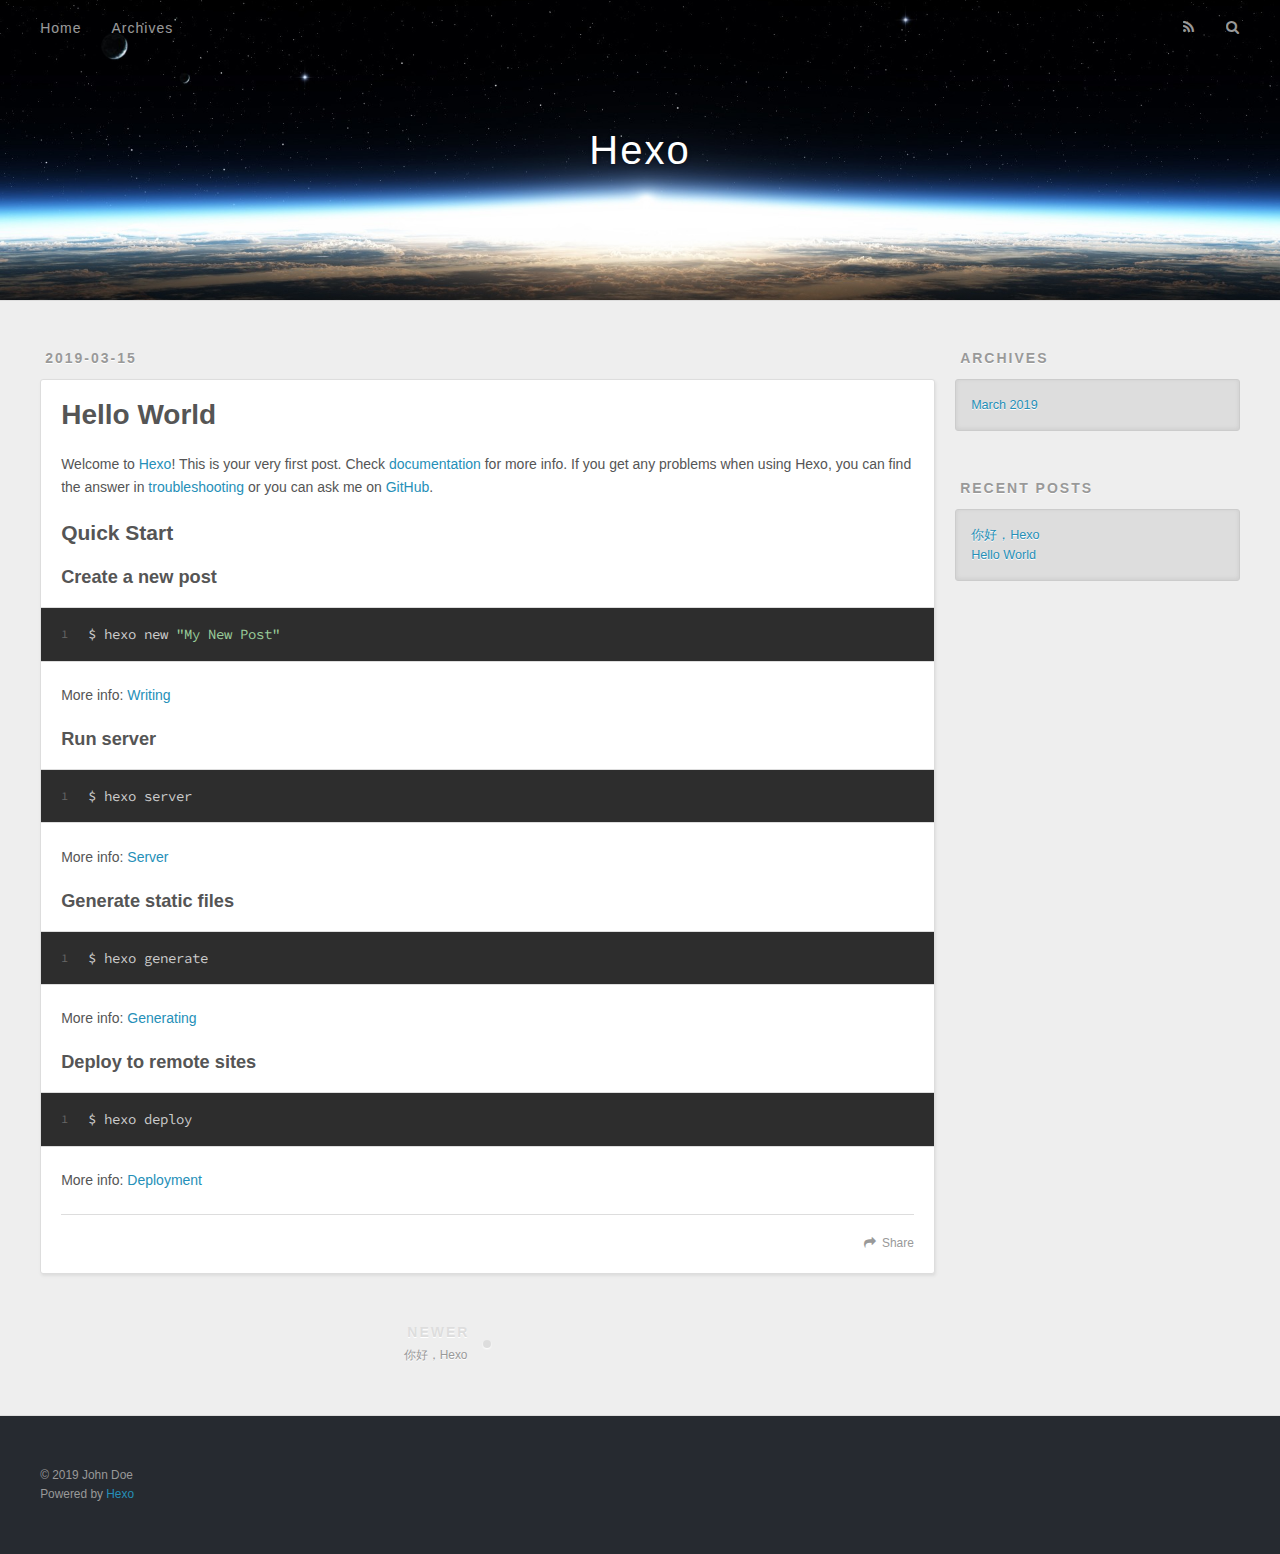
<file: 2019/03/15/hello-world/index.html>
<!DOCTYPE html>
<html>
<head><meta name="generator" content="Hexo 3.8.0">
  <meta charset="utf-8">
  

  
  <title>Hello World | Hexo</title>
  <meta name="viewport" content="width=device-width, initial-scale=1, maximum-scale=1">
  <meta name="description" content="Welcome to Hexo! This is your very first post. Check documentation for more info. If you get any problems when using Hexo, you can find the answer in troubleshooting or you can ask me on GitHub. Quick">
<meta property="og:type" content="article">
<meta property="og:title" content="Hello World">
<meta property="og:url" content="http://yoursite.com/2019/03/15/hello-world/index.html">
<meta property="og:site_name" content="Hexo">
<meta property="og:description" content="Welcome to Hexo! This is your very first post. Check documentation for more info. If you get any problems when using Hexo, you can find the answer in troubleshooting or you can ask me on GitHub. Quick">
<meta property="og:locale" content="default">
<meta property="og:updated_time" content="2019-03-15T03:23:47.599Z">
<meta name="twitter:card" content="summary">
<meta name="twitter:title" content="Hello World">
<meta name="twitter:description" content="Welcome to Hexo! This is your very first post. Check documentation for more info. If you get any problems when using Hexo, you can find the answer in troubleshooting or you can ask me on GitHub. Quick">
  
    <link rel="alternate" href="/atom.xml" title="Hexo" type="application/atom+xml">
  
  
    <link rel="icon" href="/favicon.png">
  
  
    <link href="//fonts.googleapis.com/css?family=Source+Code+Pro" rel="stylesheet" type="text/css">
  
  <link rel="stylesheet" href="/css/style.css">
</head>
</html>
<body>
  <div id="container">
    <div id="wrap">
      <header id="header">
  <div id="banner"></div>
  <div id="header-outer" class="outer">
    <div id="header-title" class="inner">
      <h1 id="logo-wrap">
        <a href="/" id="logo">Hexo</a>
      </h1>
      
    </div>
    <div id="header-inner" class="inner">
      <nav id="main-nav">
        <a id="main-nav-toggle" class="nav-icon"></a>
        
          <a class="main-nav-link" href="/">Home</a>
        
          <a class="main-nav-link" href="/archives">Archives</a>
        
      </nav>
      <nav id="sub-nav">
        
          <a id="nav-rss-link" class="nav-icon" href="/atom.xml" title="RSS Feed"></a>
        
        <a id="nav-search-btn" class="nav-icon" title="Search"></a>
      </nav>
      <div id="search-form-wrap">
        <form action="//google.com/search" method="get" accept-charset="UTF-8" class="search-form"><input type="search" name="q" class="search-form-input" placeholder="Search"><button type="submit" class="search-form-submit">&#xF002;</button><input type="hidden" name="sitesearch" value="http://yoursite.com"></form>
      </div>
    </div>
  </div>
</header>
      <div class="outer">
        <section id="main"><article id="post-hello-world" class="article article-type-post" itemscope itemprop="blogPost">
  <div class="article-meta">
    <a href="/2019/03/15/hello-world/" class="article-date">
  <time datetime="2019-03-15T03:23:47.599Z" itemprop="datePublished">2019-03-15</time>
</a>
    
  </div>
  <div class="article-inner">
    
    
      <header class="article-header">
        
  
    <h1 class="article-title" itemprop="name">
      Hello World
    </h1>
  

      </header>
    
    <div class="article-entry" itemprop="articleBody">
      
        <p>Welcome to <a href="https://hexo.io/" target="_blank" rel="noopener">Hexo</a>! This is your very first post. Check <a href="https://hexo.io/docs/" target="_blank" rel="noopener">documentation</a> for more info. If you get any problems when using Hexo, you can find the answer in <a href="https://hexo.io/docs/troubleshooting.html" target="_blank" rel="noopener">troubleshooting</a> or you can ask me on <a href="https://github.com/hexojs/hexo/issues" target="_blank" rel="noopener">GitHub</a>.</p>
<h2 id="Quick-Start"><a href="#Quick-Start" class="headerlink" title="Quick Start"></a>Quick Start</h2><h3 id="Create-a-new-post"><a href="#Create-a-new-post" class="headerlink" title="Create a new post"></a>Create a new post</h3><figure class="highlight bash"><table><tr><td class="gutter"><pre><span class="line">1</span><br></pre></td><td class="code"><pre><span class="line">$ hexo new <span class="string">"My New Post"</span></span><br></pre></td></tr></table></figure>
<p>More info: <a href="https://hexo.io/docs/writing.html" target="_blank" rel="noopener">Writing</a></p>
<h3 id="Run-server"><a href="#Run-server" class="headerlink" title="Run server"></a>Run server</h3><figure class="highlight bash"><table><tr><td class="gutter"><pre><span class="line">1</span><br></pre></td><td class="code"><pre><span class="line">$ hexo server</span><br></pre></td></tr></table></figure>
<p>More info: <a href="https://hexo.io/docs/server.html" target="_blank" rel="noopener">Server</a></p>
<h3 id="Generate-static-files"><a href="#Generate-static-files" class="headerlink" title="Generate static files"></a>Generate static files</h3><figure class="highlight bash"><table><tr><td class="gutter"><pre><span class="line">1</span><br></pre></td><td class="code"><pre><span class="line">$ hexo generate</span><br></pre></td></tr></table></figure>
<p>More info: <a href="https://hexo.io/docs/generating.html" target="_blank" rel="noopener">Generating</a></p>
<h3 id="Deploy-to-remote-sites"><a href="#Deploy-to-remote-sites" class="headerlink" title="Deploy to remote sites"></a>Deploy to remote sites</h3><figure class="highlight bash"><table><tr><td class="gutter"><pre><span class="line">1</span><br></pre></td><td class="code"><pre><span class="line">$ hexo deploy</span><br></pre></td></tr></table></figure>
<p>More info: <a href="https://hexo.io/docs/deployment.html" target="_blank" rel="noopener">Deployment</a></p>

      
    </div>
    <footer class="article-footer">
      <a data-url="http://yoursite.com/2019/03/15/hello-world/" data-id="cjt9o32we0000nwuvdx3qfaes" class="article-share-link">Share</a>
      
      
    </footer>
  </div>
  
    
<nav id="article-nav">
  
    <a href="/2019/03/15/你好，Hexo/" id="article-nav-newer" class="article-nav-link-wrap">
      <strong class="article-nav-caption">Newer</strong>
      <div class="article-nav-title">
        
          你好，Hexo
        
      </div>
    </a>
  
  
</nav>

  
</article>

</section>
        
          <aside id="sidebar">
  
    

  
    

  
    
  
    
  <div class="widget-wrap">
    <h3 class="widget-title">Archives</h3>
    <div class="widget">
      <ul class="archive-list"><li class="archive-list-item"><a class="archive-list-link" href="/archives/2019/03/">March 2019</a></li></ul>
    </div>
  </div>


  
    
  <div class="widget-wrap">
    <h3 class="widget-title">Recent Posts</h3>
    <div class="widget">
      <ul>
        
          <li>
            <a href="/2019/03/15/你好，Hexo/">你好，Hexo</a>
          </li>
        
          <li>
            <a href="/2019/03/15/hello-world/">Hello World</a>
          </li>
        
      </ul>
    </div>
  </div>

  
</aside>
        
      </div>
      <footer id="footer">
  
  <div class="outer">
    <div id="footer-info" class="inner">
      &copy; 2019 John Doe<br>
      Powered by <a href="http://hexo.io/" target="_blank">Hexo</a>
    </div>
  </div>
</footer>
    </div>
    <nav id="mobile-nav">
  
    <a href="/" class="mobile-nav-link">Home</a>
  
    <a href="/archives" class="mobile-nav-link">Archives</a>
  
</nav>
    

<script src="//ajax.googleapis.com/ajax/libs/jquery/2.0.3/jquery.min.js"></script>


  <link rel="stylesheet" href="/fancybox/jquery.fancybox.css">
  <script src="/fancybox/jquery.fancybox.pack.js"></script>


<script src="/js/script.js"></script>



  </div>
</body>
</html>
</file>
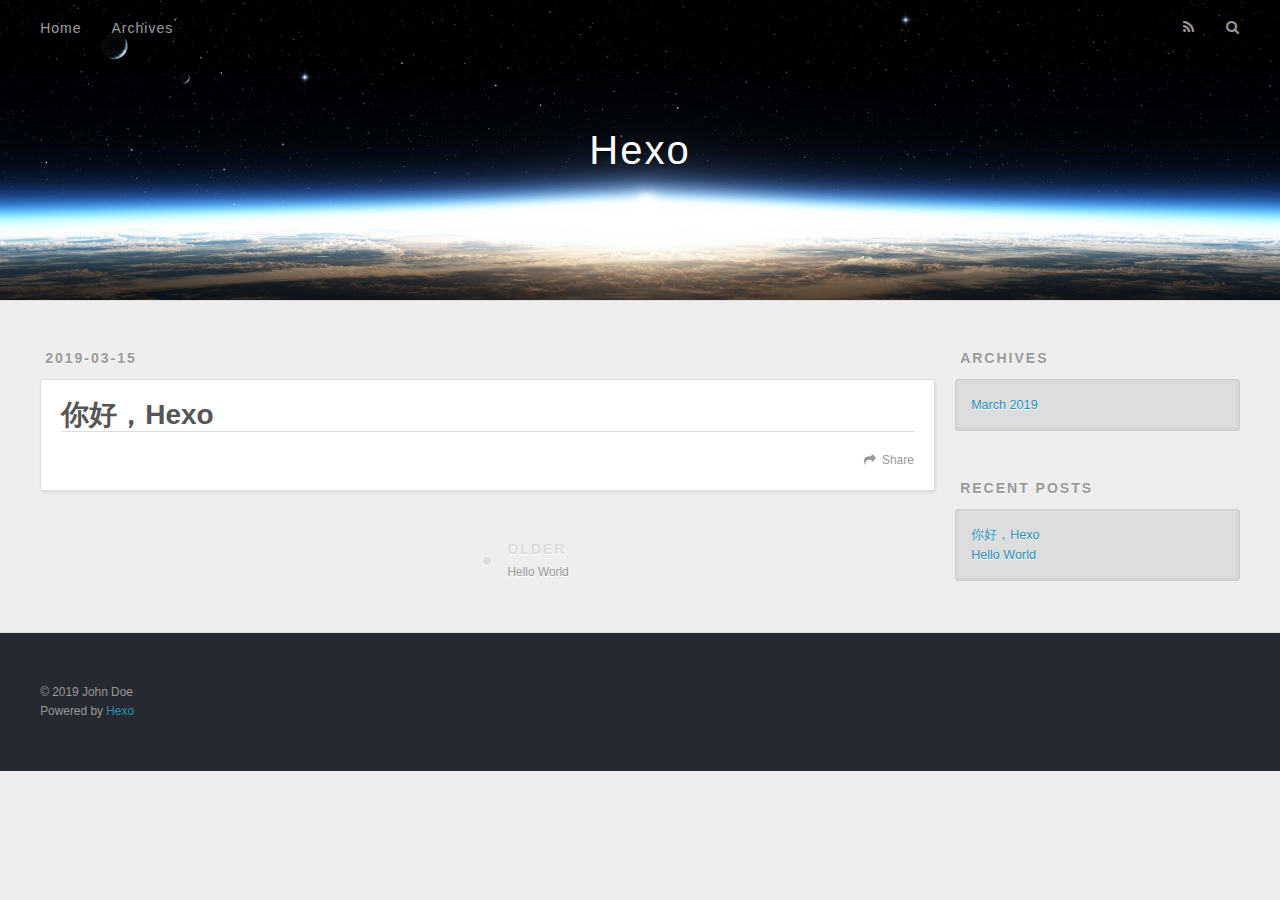
<file: 2019/03/15/你好，Hexo/index.html>
<!DOCTYPE html>
<html>
<head><meta name="generator" content="Hexo 3.8.0">
  <meta charset="utf-8">
  

  
  <title>你好，Hexo | Hexo</title>
  <meta name="viewport" content="width=device-width, initial-scale=1, maximum-scale=1">
  <meta property="og:type" content="article">
<meta property="og:title" content="你好，Hexo">
<meta property="og:url" content="http://yoursite.com/2019/03/15/你好，Hexo/index.html">
<meta property="og:site_name" content="Hexo">
<meta property="og:locale" content="default">
<meta property="og:updated_time" content="2019-03-15T06:12:09.967Z">
<meta name="twitter:card" content="summary">
<meta name="twitter:title" content="你好，Hexo">
  
    <link rel="alternate" href="/atom.xml" title="Hexo" type="application/atom+xml">
  
  
    <link rel="icon" href="/favicon.png">
  
  
    <link href="//fonts.googleapis.com/css?family=Source+Code+Pro" rel="stylesheet" type="text/css">
  
  <link rel="stylesheet" href="/css/style.css">
</head>
</html>
<body>
  <div id="container">
    <div id="wrap">
      <header id="header">
  <div id="banner"></div>
  <div id="header-outer" class="outer">
    <div id="header-title" class="inner">
      <h1 id="logo-wrap">
        <a href="/" id="logo">Hexo</a>
      </h1>
      
    </div>
    <div id="header-inner" class="inner">
      <nav id="main-nav">
        <a id="main-nav-toggle" class="nav-icon"></a>
        
          <a class="main-nav-link" href="/">Home</a>
        
          <a class="main-nav-link" href="/archives">Archives</a>
        
      </nav>
      <nav id="sub-nav">
        
          <a id="nav-rss-link" class="nav-icon" href="/atom.xml" title="RSS Feed"></a>
        
        <a id="nav-search-btn" class="nav-icon" title="Search"></a>
      </nav>
      <div id="search-form-wrap">
        <form action="//google.com/search" method="get" accept-charset="UTF-8" class="search-form"><input type="search" name="q" class="search-form-input" placeholder="Search"><button type="submit" class="search-form-submit">&#xF002;</button><input type="hidden" name="sitesearch" value="http://yoursite.com"></form>
      </div>
    </div>
  </div>
</header>
      <div class="outer">
        <section id="main"><article id="post-你好，Hexo" class="article article-type-post" itemscope itemprop="blogPost">
  <div class="article-meta">
    <a href="/2019/03/15/你好，Hexo/" class="article-date">
  <time datetime="2019-03-15T06:12:09.000Z" itemprop="datePublished">2019-03-15</time>
</a>
    
  </div>
  <div class="article-inner">
    
    
      <header class="article-header">
        
  
    <h1 class="article-title" itemprop="name">
      你好，Hexo
    </h1>
  

      </header>
    
    <div class="article-entry" itemprop="articleBody">
      
        
      
    </div>
    <footer class="article-footer">
      <a data-url="http://yoursite.com/2019/03/15/你好，Hexo/" data-id="cjt9o32wn0001nwuvfhmg3nf9" class="article-share-link">Share</a>
      
      
    </footer>
  </div>
  
    
<nav id="article-nav">
  
  
    <a href="/2019/03/15/hello-world/" id="article-nav-older" class="article-nav-link-wrap">
      <strong class="article-nav-caption">Older</strong>
      <div class="article-nav-title">Hello World</div>
    </a>
  
</nav>

  
</article>

</section>
        
          <aside id="sidebar">
  
    

  
    

  
    
  
    
  <div class="widget-wrap">
    <h3 class="widget-title">Archives</h3>
    <div class="widget">
      <ul class="archive-list"><li class="archive-list-item"><a class="archive-list-link" href="/archives/2019/03/">March 2019</a></li></ul>
    </div>
  </div>


  
    
  <div class="widget-wrap">
    <h3 class="widget-title">Recent Posts</h3>
    <div class="widget">
      <ul>
        
          <li>
            <a href="/2019/03/15/你好，Hexo/">你好，Hexo</a>
          </li>
        
          <li>
            <a href="/2019/03/15/hello-world/">Hello World</a>
          </li>
        
      </ul>
    </div>
  </div>

  
</aside>
        
      </div>
      <footer id="footer">
  
  <div class="outer">
    <div id="footer-info" class="inner">
      &copy; 2019 John Doe<br>
      Powered by <a href="http://hexo.io/" target="_blank">Hexo</a>
    </div>
  </div>
</footer>
    </div>
    <nav id="mobile-nav">
  
    <a href="/" class="mobile-nav-link">Home</a>
  
    <a href="/archives" class="mobile-nav-link">Archives</a>
  
</nav>
    

<script src="//ajax.googleapis.com/ajax/libs/jquery/2.0.3/jquery.min.js"></script>


  <link rel="stylesheet" href="/fancybox/jquery.fancybox.css">
  <script src="/fancybox/jquery.fancybox.pack.js"></script>


<script src="/js/script.js"></script>



  </div>
</body>
</html>
</file>
<file: css/style.css>
body {
  width: 100%;
}
body:before,
body:after {
  content: "";
  display: table;
}
body:after {
  clear: both;
}
html,
body,
div,
span,
applet,
object,
iframe,
h1,
h2,
h3,
h4,
h5,
h6,
p,
blockquote,
pre,
a,
abbr,
acronym,
address,
big,
cite,
code,
del,
dfn,
em,
img,
ins,
kbd,
q,
s,
samp,
small,
strike,
strong,
sub,
sup,
tt,
var,
dl,
dt,
dd,
ol,
ul,
li,
fieldset,
form,
label,
legend,
table,
caption,
tbody,
tfoot,
thead,
tr,
th,
td {
  margin: 0;
  padding: 0;
  border: 0;
  outline: 0;
  font-weight: inherit;
  font-style: inherit;
  font-family: inherit;
  font-size: 100%;
  vertical-align: baseline;
}
body {
  line-height: 1;
  color: #000;
  background: #fff;
}
ol,
ul {
  list-style: none;
}
table {
  border-collapse: separate;
  border-spacing: 0;
  vertical-align: middle;
}
caption,
th,
td {
  text-align: left;
  font-weight: normal;
  vertical-align: middle;
}
a img {
  border: none;
}
input,
button {
  margin: 0;
  padding: 0;
}
input::-moz-focus-inner,
button::-moz-focus-inner {
  border: 0;
  padding: 0;
}
@font-face {
  font-family: FontAwesome;
  font-style: normal;
  font-weight: normal;
  src: url("fonts/fontawesome-webfont.eot?v=#4.0.3");
  src: url("fonts/fontawesome-webfont.eot?#iefix&v=#4.0.3") format("embedded-opentype"), url("fonts/fontawesome-webfont.woff?v=#4.0.3") format("woff"), url("fonts/fontawesome-webfont.ttf?v=#4.0.3") format("truetype"), url("fonts/fontawesome-webfont.svg#fontawesomeregular?v=#4.0.3") format("svg");
}
html,
body,
#container {
  height: 100%;
}
body {
  background: #eee;
  font: 14px -apple-system, BlinkMacSystemFont, "Segoe UI", "Roboto", "Oxygen", "Ubuntu", "Cantarell", "Fira Sans", "Droid Sans", "Helvetica Neue", sans-serif;
  -webkit-text-size-adjust: 100%;
}
.outer {
  max-width: 1220px;
  margin: 0 auto;
  padding: 0 20px;
}
.outer:before,
.outer:after {
  content: "";
  display: table;
}
.outer:after {
  clear: both;
}
.inner {
  display: inline;
  float: left;
  width: 98.33333333333333%;
  margin: 0 0.833333333333333%;
}
.left,
.alignleft {
  float: left;
}
.right,
.alignright {
  float: right;
}
.clear {
  clear: both;
}
#container {
  position: relative;
}
.mobile-nav-on {
  overflow: hidden;
}
#wrap {
  height: 100%;
  width: 100%;
  position: absolute;
  top: 0;
  left: 0;
  -webkit-transition: 0.2s ease-out;
  -moz-transition: 0.2s ease-out;
  -ms-transition: 0.2s ease-out;
  transition: 0.2s ease-out;
  z-index: 1;
  background: #eee;
}
.mobile-nav-on #wrap {
  left: 280px;
}
@media screen and (min-width: 768px) {
  #main {
    display: inline;
    float: left;
    width: 73.33333333333333%;
    margin: 0 0.833333333333333%;
  }
}
.article-date,
.article-category-link,
.archive-year,
.widget-title {
  text-decoration: none;
  text-transform: uppercase;
  letter-spacing: 2px;
  color: #999;
  margin-bottom: 1em;
  margin-left: 5px;
  line-height: 1em;
  text-shadow: 0 1px #fff;
  font-weight: bold;
}
.article-inner,
.archive-article-inner {
  background: #fff;
  -webkit-box-shadow: 1px 2px 3px #ddd;
  box-shadow: 1px 2px 3px #ddd;
  border: 1px solid #ddd;
  border-radius: 3px;
}
.article-entry h1,
.widget h1 {
  font-size: 2em;
}
.article-entry h2,
.widget h2 {
  font-size: 1.5em;
}
.article-entry h3,
.widget h3 {
  font-size: 1.3em;
}
.article-entry h4,
.widget h4 {
  font-size: 1.2em;
}
.article-entry h5,
.widget h5 {
  font-size: 1em;
}
.article-entry h6,
.widget h6 {
  font-size: 1em;
  color: #999;
}
.article-entry hr,
.widget hr {
  border: 1px dashed #ddd;
}
.article-entry strong,
.widget strong {
  font-weight: bold;
}
.article-entry em,
.widget em,
.article-entry cite,
.widget cite {
  font-style: italic;
}
.article-entry sup,
.widget sup,
.article-entry sub,
.widget sub {
  font-size: 0.75em;
  line-height: 0;
  position: relative;
  vertical-align: baseline;
}
.article-entry sup,
.widget sup {
  top: -0.5em;
}
.article-entry sub,
.widget sub {
  bottom: -0.2em;
}
.article-entry small,
.widget small {
  font-size: 0.85em;
}
.article-entry acronym,
.widget acronym,
.article-entry abbr,
.widget abbr {
  border-bottom: 1px dotted;
}
.article-entry ul,
.widget ul,
.article-entry ol,
.widget ol,
.article-entry dl,
.widget dl {
  margin: 0 20px;
  line-height: 1.6em;
}
.article-entry ul ul,
.widget ul ul,
.article-entry ol ul,
.widget ol ul,
.article-entry ul ol,
.widget ul ol,
.article-entry ol ol,
.widget ol ol {
  margin-top: 0;
  margin-bottom: 0;
}
.article-entry ul,
.widget ul {
  list-style: disc;
}
.article-entry ol,
.widget ol {
  list-style: decimal;
}
.article-entry dt,
.widget dt {
  font-weight: bold;
}
#header {
  height: 300px;
  position: relative;
  border-bottom: 1px solid #ddd;
}
#header:before,
#header:after {
  content: "";
  position: absolute;
  left: 0;
  right: 0;
  height: 40px;
}
#header:before {
  top: 0;
  background: -webkit-linear-gradient(rgba(0,0,0,0.2), transparent);
  background: -moz-linear-gradient(rgba(0,0,0,0.2), transparent);
  background: -ms-linear-gradient(rgba(0,0,0,0.2), transparent);
  background: linear-gradient(rgba(0,0,0,0.2), transparent);
}
#header:after {
  bottom: 0;
  background: -webkit-linear-gradient(transparent, rgba(0,0,0,0.2));
  background: -moz-linear-gradient(transparent, rgba(0,0,0,0.2));
  background: -ms-linear-gradient(transparent, rgba(0,0,0,0.2));
  background: linear-gradient(transparent, rgba(0,0,0,0.2));
}
#header-outer {
  height: 100%;
  position: relative;
}
#header-inner {
  position: relative;
  overflow: hidden;
}
#banner {
  position: absolute;
  top: 0;
  left: 0;
  width: 100%;
  height: 100%;
  background: url("images/banner.jpg") center #000;
  -webkit-background-size: cover;
  -moz-background-size: cover;
  background-size: cover;
  z-index: -1;
}
#header-title {
  text-align: center;
  height: 40px;
  position: absolute;
  top: 50%;
  left: 0;
  margin-top: -20px;
}
#logo,
#subtitle {
  text-decoration: none;
  color: #fff;
  font-weight: 300;
  text-shadow: 0 1px 4px rgba(0,0,0,0.3);
}
#logo {
  font-size: 40px;
  line-height: 40px;
  letter-spacing: 2px;
}
#subtitle {
  font-size: 16px;
  line-height: 16px;
  letter-spacing: 1px;
}
#subtitle-wrap {
  margin-top: 16px;
}
#main-nav {
  float: left;
  margin-left: -15px;
}
.nav-icon,
.main-nav-link {
  float: left;
  color: #fff;
  opacity: 0.6;
  text-decoration: none;
  text-shadow: 0 1px rgba(0,0,0,0.2);
  -webkit-transition: opacity 0.2s;
  -moz-transition: opacity 0.2s;
  -ms-transition: opacity 0.2s;
  transition: opacity 0.2s;
  display: block;
  padding: 20px 15px;
}
.nav-icon:hover,
.main-nav-link:hover {
  opacity: 1;
}
.nav-icon {
  font-family: FontAwesome;
  text-align: center;
  font-size: 14px;
  width: 14px;
  height: 14px;
  padding: 20px 15px;
  position: relative;
  cursor: pointer;
}
.main-nav-link {
  font-weight: 300;
  letter-spacing: 1px;
}
@media screen and (max-width: 479px) {
  .main-nav-link {
    display: none;
  }
}
#main-nav-toggle {
  display: none;
}
#main-nav-toggle:before {
  content: "\f0c9";
}
@media screen and (max-width: 479px) {
  #main-nav-toggle {
    display: block;
  }
}
#sub-nav {
  float: right;
  margin-right: -15px;
}
#nav-rss-link:before {
  content: "\f09e";
}
#nav-search-btn:before {
  content: "\f002";
}
#search-form-wrap {
  position: absolute;
  top: 15px;
  width: 150px;
  height: 30px;
  right: -150px;
  opacity: 0;
  -webkit-transition: 0.2s ease-out;
  -moz-transition: 0.2s ease-out;
  -ms-transition: 0.2s ease-out;
  transition: 0.2s ease-out;
}
#search-form-wrap.on {
  opacity: 1;
  right: 0;
}
@media screen and (max-width: 479px) {
  #search-form-wrap {
    width: 100%;
    right: -100%;
  }
}
.search-form {
  position: absolute;
  top: 0;
  left: 0;
  right: 0;
  background: #fff;
  padding: 5px 15px;
  border-radius: 15px;
  -webkit-box-shadow: 0 0 10px rgba(0,0,0,0.3);
  box-shadow: 0 0 10px rgba(0,0,0,0.3);
}
.search-form-input {
  border: none;
  background: none;
  color: #555;
  width: 100%;
  font: 13px -apple-system, BlinkMacSystemFont, "Segoe UI", "Roboto", "Oxygen", "Ubuntu", "Cantarell", "Fira Sans", "Droid Sans", "Helvetica Neue", sans-serif;
  outline: none;
}
.search-form-input::-webkit-search-results-decoration,
.search-form-input::-webkit-search-cancel-button {
  -webkit-appearance: none;
}
.search-form-submit {
  position: absolute;
  top: 50%;
  right: 10px;
  margin-top: -7px;
  font: 13px FontAwesome;
  border: none;
  background: none;
  color: #bbb;
  cursor: pointer;
}
.search-form-submit:hover,
.search-form-submit:focus {
  color: #777;
}
.article {
  margin: 50px 0;
}
.article-inner {
  overflow: hidden;
}
.article-meta:before,
.article-meta:after {
  content: "";
  display: table;
}
.article-meta:after {
  clear: both;
}
.article-date {
  float: left;
}
.article-category {
  float: left;
  line-height: 1em;
  color: #ccc;
  text-shadow: 0 1px #fff;
  margin-left: 8px;
}
.article-category:before {
  content: "\2022";
}
.article-category-link {
  margin: 0 12px 1em;
}
.article-header {
  padding: 20px 20px 0;
}
.article-title {
  text-decoration: none;
  font-size: 2em;
  font-weight: bold;
  color: #555;
  line-height: 1.1em;
  -webkit-transition: color 0.2s;
  -moz-transition: color 0.2s;
  -ms-transition: color 0.2s;
  transition: color 0.2s;
}
a.article-title:hover {
  color: #258fb8;
}
.article-entry {
  color: #555;
  padding: 0 20px;
}
.article-entry:before,
.article-entry:after {
  content: "";
  display: table;
}
.article-entry:after {
  clear: both;
}
.article-entry p,
.article-entry table {
  line-height: 1.6em;
  margin: 1.6em 0;
}
.article-entry h1,
.article-entry h2,
.article-entry h3,
.article-entry h4,
.article-entry h5,
.article-entry h6 {
  font-weight: bold;
}
.article-entry h1,
.article-entry h2,
.article-entry h3,
.article-entry h4,
.article-entry h5,
.article-entry h6 {
  line-height: 1.1em;
  margin: 1.1em 0;
}
.article-entry a {
  color: #258fb8;
  text-decoration: none;
}
.article-entry a:hover {
  text-decoration: underline;
}
.article-entry ul,
.article-entry ol,
.article-entry dl {
  margin-top: 1.6em;
  margin-bottom: 1.6em;
}
.article-entry img,
.article-entry video {
  max-width: 100%;
  height: auto;
  display: block;
  margin: auto;
}
.article-entry iframe {
  border: none;
}
.article-entry table {
  width: 100%;
  border-collapse: collapse;
  border-spacing: 0;
}
.article-entry th {
  font-weight: bold;
  border-bottom: 3px solid #ddd;
  padding-bottom: 0.5em;
}
.article-entry td {
  border-bottom: 1px solid #ddd;
  padding: 10px 0;
}
.article-entry blockquote {
  font-family: Georgia, "Times New Roman", serif;
  font-size: 1.4em;
  margin: 1.6em 20px;
  text-align: center;
}
.article-entry blockquote footer {
  font-size: 14px;
  margin: 1.6em 0;
  font-family: -apple-system, BlinkMacSystemFont, "Segoe UI", "Roboto", "Oxygen", "Ubuntu", "Cantarell", "Fira Sans", "Droid Sans", "Helvetica Neue", sans-serif;
}
.article-entry blockquote footer cite:before {
  content: "—";
  padding: 0 0.5em;
}
.article-entry .pullquote {
  text-align: left;
  width: 45%;
  margin: 0;
}
.article-entry .pullquote.left {
  margin-left: 0.5em;
  margin-right: 1em;
}
.article-entry .pullquote.right {
  margin-right: 0.5em;
  margin-left: 1em;
}
.article-entry .caption {
  color: #999;
  display: block;
  font-size: 0.9em;
  margin-top: 0.5em;
  position: relative;
  text-align: center;
}
.article-entry .video-container {
  position: relative;
  padding-top: 56.25%;
  height: 0;
  overflow: hidden;
}
.article-entry .video-container iframe,
.article-entry .video-container object,
.article-entry .video-container embed {
  position: absolute;
  top: 0;
  left: 0;
  width: 100%;
  height: 100%;
  margin-top: 0;
}
.article-more-link a {
  display: inline-block;
  line-height: 1em;
  padding: 6px 15px;
  border-radius: 15px;
  background: #eee;
  color: #999;
  text-shadow: 0 1px #fff;
  text-decoration: none;
}
.article-more-link a:hover {
  background: #258fb8;
  color: #fff;
  text-decoration: none;
  text-shadow: 0 1px #1e7293;
}
.article-footer {
  font-size: 0.85em;
  line-height: 1.6em;
  border-top: 1px solid #ddd;
  padding-top: 1.6em;
  margin: 0 20px 20px;
}
.article-footer:before,
.article-footer:after {
  content: "";
  display: table;
}
.article-footer:after {
  clear: both;
}
.article-footer a {
  color: #999;
  text-decoration: none;
}
.article-footer a:hover {
  color: #555;
}
.article-tag-list-item {
  float: left;
  margin-right: 10px;
}
.article-tag-list-link:before {
  content: "#";
}
.article-comment-link {
  float: right;
}
.article-comment-link:before {
  content: "\f075";
  font-family: FontAwesome;
  padding-right: 8px;
}
.article-share-link {
  cursor: pointer;
  float: right;
  margin-left: 20px;
}
.article-share-link:before {
  content: "\f064";
  font-family: FontAwesome;
  padding-right: 6px;
}
#article-nav {
  position: relative;
}
#article-nav:before,
#article-nav:after {
  content: "";
  display: table;
}
#article-nav:after {
  clear: both;
}
@media screen and (min-width: 768px) {
  #article-nav {
    margin: 50px 0;
  }
  #article-nav:before {
    width: 8px;
    height: 8px;
    position: absolute;
    top: 50%;
    left: 50%;
    margin-top: -4px;
    margin-left: -4px;
    content: "";
    border-radius: 50%;
    background: #ddd;
    -webkit-box-shadow: 0 1px 2px #fff;
    box-shadow: 0 1px 2px #fff;
  }
}
.article-nav-link-wrap {
  text-decoration: none;
  text-shadow: 0 1px #fff;
  color: #999;
  -webkit-box-sizing: border-box;
  -moz-box-sizing: border-box;
  box-sizing: border-box;
  margin-top: 50px;
  text-align: center;
  display: block;
}
.article-nav-link-wrap:hover {
  color: #555;
}
@media screen and (min-width: 768px) {
  .article-nav-link-wrap {
    width: 50%;
    margin-top: 0;
  }
}
@media screen and (min-width: 768px) {
  #article-nav-newer {
    float: left;
    text-align: right;
    padding-right: 20px;
  }
}
@media screen and (min-width: 768px) {
  #article-nav-older {
    float: right;
    text-align: left;
    padding-left: 20px;
  }
}
.article-nav-caption {
  text-transform: uppercase;
  letter-spacing: 2px;
  color: #ddd;
  line-height: 1em;
  font-weight: bold;
}
#article-nav-newer .article-nav-caption {
  margin-right: -2px;
}
.article-nav-title {
  font-size: 0.85em;
  line-height: 1.6em;
  margin-top: 0.5em;
}
.article-share-box {
  position: absolute;
  display: none;
  background: #fff;
  -webkit-box-shadow: 1px 2px 10px rgba(0,0,0,0.2);
  box-shadow: 1px 2px 10px rgba(0,0,0,0.2);
  border-radius: 3px;
  margin-left: -145px;
  overflow: hidden;
  z-index: 1;
}
.article-share-box.on {
  display: block;
}
.article-share-input {
  width: 100%;
  background: none;
  -webkit-box-sizing: border-box;
  -moz-box-sizing: border-box;
  box-sizing: border-box;
  font: 14px -apple-system, BlinkMacSystemFont, "Segoe UI", "Roboto", "Oxygen", "Ubuntu", "Cantarell", "Fira Sans", "Droid Sans", "Helvetica Neue", sans-serif;
  padding: 0 15px;
  color: #555;
  outline: none;
  border: 1px solid #ddd;
  border-radius: 3px 3px 0 0;
  height: 36px;
  line-height: 36px;
}
.article-share-links {
  background: #eee;
}
.article-share-links:before,
.article-share-links:after {
  content: "";
  display: table;
}
.article-share-links:after {
  clear: both;
}
.article-share-twitter,
.article-share-facebook,
.article-share-pinterest,
.article-share-google {
  width: 50px;
  height: 36px;
  display: block;
  float: left;
  position: relative;
  color: #999;
  text-shadow: 0 1px #fff;
}
.article-share-twitter:before,
.article-share-facebook:before,
.article-share-pinterest:before,
.article-share-google:before {
  font-size: 20px;
  font-family: FontAwesome;
  width: 20px;
  height: 20px;
  position: absolute;
  top: 50%;
  left: 50%;
  margin-top: -10px;
  margin-left: -10px;
  text-align: center;
}
.article-share-twitter:hover,
.article-share-facebook:hover,
.article-share-pinterest:hover,
.article-share-google:hover {
  color: #fff;
}
.article-share-twitter:before {
  content: "\f099";
}
.article-share-twitter:hover {
  background: #00aced;
  text-shadow: 0 1px #008abe;
}
.article-share-facebook:before {
  content: "\f09a";
}
.article-share-facebook:hover {
  background: #3b5998;
  text-shadow: 0 1px #2f477a;
}
.article-share-pinterest:before {
  content: "\f0d2";
}
.article-share-pinterest:hover {
  background: #cb2027;
  text-shadow: 0 1px #a21a1f;
}
.article-share-google:before {
  content: "\f0d5";
}
.article-share-google:hover {
  background: #dd4b39;
  text-shadow: 0 1px #be3221;
}
.article-gallery {
  background: #000;
  position: relative;
}
.article-gallery-photos {
  position: relative;
  overflow: hidden;
}
.article-gallery-img {
  display: none;
  max-width: 100%;
}
.article-gallery-img:first-child {
  display: block;
}
.article-gallery-img.loaded {
  position: absolute;
  display: block;
}
.article-gallery-img img {
  display: block;
  max-width: 100%;
  margin: 0 auto;
}
#comments {
  background: #fff;
  -webkit-box-shadow: 1px 2px 3px #ddd;
  box-shadow: 1px 2px 3px #ddd;
  padding: 20px;
  border: 1px solid #ddd;
  border-radius: 3px;
  margin: 50px 0;
}
#comments a {
  color: #258fb8;
}
.archives-wrap {
  margin: 50px 0;
}
.archives:before,
.archives:after {
  content: "";
  display: table;
}
.archives:after {
  clear: both;
}
.archive-year-wrap {
  margin-bottom: 1em;
}
.archives {
  -webkit-column-gap: 10px;
  -moz-column-gap: 10px;
  column-gap: 10px;
}
@media screen and (min-width: 480px) and (max-width: 767px) {
  .archives {
    -webkit-column-count: 2;
    -moz-column-count: 2;
    column-count: 2;
  }
}
@media screen and (min-width: 768px) {
  .archives {
    -webkit-column-count: 3;
    -moz-column-count: 3;
    column-count: 3;
  }
}
.archive-article {
  -webkit-column-break-inside: avoid;
  page-break-inside: avoid;
  overflow: hidden;
  break-inside: avoid-column;
}
.archive-article-inner {
  padding: 10px;
  margin-bottom: 15px;
}
.archive-article-title {
  text-decoration: none;
  font-weight: bold;
  color: #555;
  -webkit-transition: color 0.2s;
  -moz-transition: color 0.2s;
  -ms-transition: color 0.2s;
  transition: color 0.2s;
  line-height: 1.6em;
}
.archive-article-title:hover {
  color: #258fb8;
}
.archive-article-footer {
  margin-top: 1em;
}
.archive-article-date {
  color: #999;
  text-decoration: none;
  font-size: 0.85em;
  line-height: 1em;
  margin-bottom: 0.5em;
  display: block;
}
#page-nav {
  margin: 50px auto;
  background: #fff;
  -webkit-box-shadow: 1px 2px 3px #ddd;
  box-shadow: 1px 2px 3px #ddd;
  border: 1px solid #ddd;
  border-radius: 3px;
  text-align: center;
  color: #999;
  overflow: hidden;
}
#page-nav:before,
#page-nav:after {
  content: "";
  display: table;
}
#page-nav:after {
  clear: both;
}
#page-nav a,
#page-nav span {
  padding: 10px 20px;
  line-height: 1;
  height: 2ex;
}
#page-nav a {
  color: #999;
  text-decoration: none;
}
#page-nav a:hover {
  background: #999;
  color: #fff;
}
#page-nav .prev {
  float: left;
}
#page-nav .next {
  float: right;
}
#page-nav .page-number {
  display: inline-block;
}
@media screen and (max-width: 479px) {
  #page-nav .page-number {
    display: none;
  }
}
#page-nav .current {
  color: #555;
  font-weight: bold;
}
#page-nav .space {
  color: #ddd;
}
#footer {
  background: #262a30;
  padding: 50px 0;
  border-top: 1px solid #ddd;
  color: #999;
}
#footer a {
  color: #258fb8;
  text-decoration: none;
}
#footer a:hover {
  text-decoration: underline;
}
#footer-info {
  line-height: 1.6em;
  font-size: 0.85em;
}
.article-entry pre,
.article-entry .highlight {
  background: #2d2d2d;
  margin: 0 -20px;
  padding: 15px 20px;
  border-style: solid;
  border-color: #ddd;
  border-width: 1px 0;
  overflow: auto;
  color: #ccc;
  line-height: 22.400000000000002px;
}
.article-entry .highlight .gutter pre,
.article-entry .gist .gist-file .gist-data .line-numbers {
  color: #666;
  font-size: 0.85em;
}
.article-entry pre,
.article-entry code {
  font-family: "Source Code Pro", Consolas, Monaco, Menlo, Consolas, monospace;
}
.article-entry code {
  background: #eee;
  text-shadow: 0 1px #fff;
  padding: 0 0.3em;
}
.article-entry pre code {
  background: none;
  text-shadow: none;
  padding: 0;
}
.article-entry .highlight pre {
  border: none;
  margin: 0;
  padding: 0;
}
.article-entry .highlight table {
  margin: 0;
  width: auto;
}
.article-entry .highlight td {
  border: none;
  padding: 0;
}
.article-entry .highlight figcaption {
  font-size: 0.85em;
  color: #999;
  line-height: 1em;
  margin-bottom: 1em;
}
.article-entry .highlight figcaption:before,
.article-entry .highlight figcaption:after {
  content: "";
  display: table;
}
.article-entry .highlight figcaption:after {
  clear: both;
}
.article-entry .highlight figcaption a {
  float: right;
}
.article-entry .highlight .gutter pre {
  text-align: right;
  padding-right: 20px;
}
.article-entry .highlight .line {
  height: 22.400000000000002px;
}
.article-entry .highlight .line.marked {
  background: #515151;
}
.article-entry .gist {
  margin: 0 -20px;
  border-style: solid;
  border-color: #ddd;
  border-width: 1px 0;
  background: #2d2d2d;
  padding: 15px 20px 15px 0;
}
.article-entry .gist .gist-file {
  border: none;
  font-family: "Source Code Pro", Consolas, Monaco, Menlo, Consolas, monospace;
  margin: 0;
}
.article-entry .gist .gist-file .gist-data {
  background: none;
  border: none;
}
.article-entry .gist .gist-file .gist-data .line-numbers {
  background: none;
  border: none;
  padding: 0 20px 0 0;
}
.article-entry .gist .gist-file .gist-data .line-data {
  padding: 0 !important;
}
.article-entry .gist .gist-file .highlight {
  margin: 0;
  padding: 0;
  border: none;
}
.article-entry .gist .gist-file .gist-meta {
  background: #2d2d2d;
  color: #999;
  font: 0.85em -apple-system, BlinkMacSystemFont, "Segoe UI", "Roboto", "Oxygen", "Ubuntu", "Cantarell", "Fira Sans", "Droid Sans", "Helvetica Neue", sans-serif;
  text-shadow: 0 0;
  padding: 0;
  margin-top: 1em;
  margin-left: 20px;
}
.article-entry .gist .gist-file .gist-meta a {
  color: #258fb8;
  font-weight: normal;
}
.article-entry .gist .gist-file .gist-meta a:hover {
  text-decoration: underline;
}
pre .comment,
pre .title {
  color: #999;
}
pre .variable,
pre .attribute,
pre .tag,
pre .regexp,
pre .ruby .constant,
pre .xml .tag .title,
pre .xml .pi,
pre .xml .doctype,
pre .html .doctype,
pre .css .id,
pre .css .class,
pre .css .pseudo {
  color: #f2777a;
}
pre .number,
pre .preprocessor,
pre .built_in,
pre .literal,
pre .params,
pre .constant {
  color: #f99157;
}
pre .class,
pre .ruby .class .title,
pre .css .rules .attribute {
  color: #9c9;
}
pre .string,
pre .value,
pre .inheritance,
pre .header,
pre .ruby .symbol,
pre .xml .cdata {
  color: #9c9;
}
pre .css .hexcolor {
  color: #6cc;
}
pre .function,
pre .python .decorator,
pre .python .title,
pre .ruby .function .title,
pre .ruby .title .keyword,
pre .perl .sub,
pre .javascript .title,
pre .coffeescript .title {
  color: #69c;
}
pre .keyword,
pre .javascript .function {
  color: #c9c;
}
@media screen and (max-width: 479px) {
  #mobile-nav {
    position: absolute;
    top: 0;
    left: 0;
    width: 280px;
    height: 100%;
    background: #191919;
    border-right: 1px solid #fff;
  }
}
@media screen and (max-width: 479px) {
  .mobile-nav-link {
    display: block;
    color: #999;
    text-decoration: none;
    padding: 15px 20px;
    font-weight: bold;
  }
  .mobile-nav-link:hover {
    color: #fff;
  }
}
@media screen and (min-width: 768px) {
  #sidebar {
    display: inline;
    float: left;
    width: 23.333333333333332%;
    margin: 0 0.833333333333333%;
  }
}
.widget-wrap {
  margin: 50px 0;
}
.widget {
  color: #777;
  text-shadow: 0 1px #fff;
  background: #ddd;
  -webkit-box-shadow: 0 -1px 4px #ccc inset;
  box-shadow: 0 -1px 4px #ccc inset;
  border: 1px solid #ccc;
  padding: 15px;
  border-radius: 3px;
}
.widget a {
  color: #258fb8;
  text-decoration: none;
}
.widget a:hover {
  text-decoration: underline;
}
.widget ul ul,
.widget ol ul,
.widget dl ul,
.widget ul ol,
.widget ol ol,
.widget dl ol,
.widget ul dl,
.widget ol dl,
.widget dl dl {
  margin-left: 15px;
  list-style: disc;
}
.widget {
  line-height: 1.6em;
  word-wrap: break-word;
  font-size: 0.9em;
}
.widget ul,
.widget ol {
  list-style: none;
  margin: 0;
}
.widget ul ul,
.widget ol ul,
.widget ul ol,
.widget ol ol {
  margin: 0 20px;
}
.widget ul ul,
.widget ol ul {
  list-style: disc;
}
.widget ul ol,
.widget ol ol {
  list-style: decimal;
}
.category-list-count,
.tag-list-count,
.archive-list-count {
  padding-left: 5px;
  color: #999;
  font-size: 0.85em;
}
.category-list-count:before,
.tag-list-count:before,
.archive-list-count:before {
  content: "(";
}
.category-list-count:after,
.tag-list-count:after,
.archive-list-count:after {
  content: ")";
}
.tagcloud a {
  margin-right: 5px;
  display: inline-block;
}
</file>
<file: css/main.css>
/* normalize.css v3.0.2 | MIT License | git.io/normalize */
html {
  font-family: sans-serif; /* 1 */
  -ms-text-size-adjust: 100%; /* 2 */
  -webkit-text-size-adjust: 100%; /* 2 */
}
body {
  margin: 0;
}
article,
aside,
details,
figcaption,
figure,
footer,
header,
hgroup,
main,
menu,
nav,
section,
summary {
  display: block;
}
audio,
canvas,
progress,
video {
  display: inline-block; /* 1 */
  vertical-align: baseline; /* 2 */
}
audio:not([controls]) {
  display: none;
  height: 0;
}
[hidden],
template {
  display: none;
}
a {
  background-color: transparent;
}
a:active,
a:hover {
  outline: 0;
}
abbr[title] {
  border-bottom: 1px dotted;
}
b,
strong {
  font-weight: bold;
}
dfn {
  font-style: italic;
}
h1 {
  font-size: 2em;
  margin: 0.67em 0;
}
mark {
  background: #ff0;
  color: #000;
}
small {
  font-size: 80%;
}
sub,
sup {
  font-size: 75%;
  line-height: 0;
  position: relative;
  vertical-align: baseline;
}
sup {
  top: -0.5em;
}
sub {
  bottom: -0.25em;
}
img {
  border: 0;
}
svg:not(:root) {
  overflow: hidden;
}
figure {
  margin: 1em 40px;
}
hr {
  -moz-box-sizing: content-box;
  box-sizing: content-box;
  height: 0;
}
pre {
  overflow: auto;
}
code,
kbd,
pre,
samp {
  font-family: monospace, monospace;
  font-size: 1em;
}
button,
input,
optgroup,
select,
textarea {
  color: inherit; /* 1 */
  font: inherit; /* 2 */
  margin: 0; /* 3 */
}
button {
  overflow: visible;
}
button,
select {
  text-transform: none;
}
button,
html input[type="button"],
input[type="reset"],
input[type="submit"] {
  -webkit-appearance: button; /* 2 */
  cursor: pointer; /* 3 */
}
button[disabled],
html input[disabled] {
  cursor: default;
}
button::-moz-focus-inner,
input::-moz-focus-inner {
  border: 0;
  padding: 0;
}
input {
  line-height: normal;
}
input[type="checkbox"],
input[type="radio"] {
  box-sizing: border-box; /* 1 */
  padding: 0; /* 2 */
}
input[type="number"]::-webkit-inner-spin-button,
input[type="number"]::-webkit-outer-spin-button {
  height: auto;
}
input[type="search"] {
  -webkit-appearance: textfield; /* 1 */
  -moz-box-sizing: content-box;
  -webkit-box-sizing: content-box; /* 2 */
  box-sizing: content-box;
}
input[type="search"]::-webkit-search-cancel-button,
input[type="search"]::-webkit-search-decoration {
  -webkit-appearance: none;
}
fieldset {
  border: 1px solid #c0c0c0;
  margin: 0 2px;
  padding: 0.35em 0.625em 0.75em;
}
legend {
  border: 0; /* 1 */
  padding: 0; /* 2 */
}
textarea {
  overflow: auto;
}
optgroup {
  font-weight: bold;
}
table {
  border-collapse: collapse;
  border-spacing: 0;
}
td,
th {
  padding: 0;
}
::selection {
  background: #262a30;
  color: #fff;
}
body {
  position: relative;
  font-family: 'Lato', "PingFang SC", "Microsoft YaHei", sans-serif;
  font-size: 14px;
  line-height: 2;
  color: #555;
  background: #f5f7f9;
}
@media (max-width: 767px) {
  body {
    padding-right: 0 !important;
  }
}
@media (min-width: 768px) and (max-width: 991px) {
  body {
    padding-right: 0 !important;
  }
}
@media (min-width: 1600px) {
  body {
    font-size: 16px;
  }
}
h1,
h2,
h3,
h4,
h5,
h6 {
  margin: 0;
  padding: 0;
  font-weight: bold;
  line-height: 1.5;
  font-family: 'Lato', "PingFang SC", "Microsoft YaHei", sans-serif;
}
h2,
h3,
h4,
h5,
h6 {
  margin: 20px 0 15px;
}
h1 {
  font-size: 22px;
}
@media (max-width: 767px) {
  h1 {
    font-size: 18px;
  }
}
h2 {
  font-size: 20px;
}
@media (max-width: 767px) {
  h2 {
    font-size: 16px;
  }
}
h3 {
  font-size: 18px;
}
@media (max-width: 767px) {
  h3 {
    font-size: 14px;
  }
}
h4 {
  font-size: 16px;
}
@media (max-width: 767px) {
  h4 {
    font-size: 12px;
  }
}
h5 {
  font-size: 14px;
}
@media (max-width: 767px) {
  h5 {
    font-size: 10px;
  }
}
h6 {
  font-size: 12px;
}
@media (max-width: 767px) {
  h6 {
    font-size: 8px;
  }
}
p {
  margin: 0 0 20px 0;
}
a {
  color: #555;
  text-decoration: none;
  outline: none;
  border-bottom: 1px solid #999;
  word-wrap: break-word;
}
a:hover {
  color: #222;
  border-bottom-color: #222;
}
blockquote {
  margin: 0;
  padding: 0;
}
img {
  display: block;
  margin: auto;
  max-width: 100%;
  height: auto;
}
hr {
  margin: 40px 0;
  height: 3px;
  border: none;
  background-color: #ddd;
  background-image: repeating-linear-gradient(-45deg, #fff, #fff 4px, transparent 4px, transparent 8px);
}
blockquote {
  padding: 0 15px;
  color: #666;
  border-left: 4px solid #ddd;
}
blockquote cite::before {
  content: "-";
  padding: 0 5px;
}
dt {
  font-weight: 700;
}
dd {
  margin: 0;
  padding: 0;
}
kbd {
  border: 1px solid #ccc;
  border-radius: 0.2em;
  box-shadow: 0.1em 0.1em 0.2em rgba(0,0,0,0.1);
  background-color: #f9f9f9;
  font-family: inherit;
  background-image: -webkit-linear-gradient(top, #eee, #fff, #eee);
  padding: 0.1em 0.3em;
  white-space: nowrap;
}
.text-left {
  text-align: left;
}
.text-center {
  text-align: center;
}
.text-right {
  text-align: right;
}
.text-justify {
  text-align: justify;
}
.text-nowrap {
  white-space: nowrap;
}
.text-lowercase {
  text-transform: lowercase;
}
.text-uppercase {
  text-transform: uppercase;
}
.text-capitalize {
  text-transform: capitalize;
}
.center-block {
  display: block;
  margin-left: auto;
  margin-right: auto;
}
.clearfix:before,
.clearfix:after {
  content: " ";
  display: table;
}
.clearfix:after {
  clear: both;
}
.pullquote {
  width: 45%;
}
.pullquote.left {
  float: left;
  margin-left: 5px;
  margin-right: 10px;
}
.pullquote.right {
  float: right;
  margin-left: 10px;
  margin-right: 5px;
}
.affix.affix.affix {
  position: fixed;
}
.translation {
  margin-top: -20px;
  font-size: 14px;
  color: #999;
}
.scrollbar-measure {
  width: 100px;
  height: 100px;
  overflow: scroll;
  position: absolute;
  top: -9999px;
}
.use-motion .motion-element {
  opacity: 0;
}
table {
  margin: 20px 0;
  width: 100%;
  border-collapse: collapse;
  border-spacing: 0;
  border: 1px solid #ddd;
  font-size: 14px;
  table-layout: fixed;
  word-wrap: break-all;
}
table>tbody>tr:nth-of-type(odd) {
  background-color: #f9f9f9;
}
table>tbody>tr:hover {
  background-color: #f5f5f5;
}
caption,
th,
td {
  padding: 8px;
  text-align: left;
  vertical-align: middle;
  font-weight: normal;
}
th,
td {
  border-bottom: 3px solid #ddd;
  border-right: 1px solid #eee;
}
th {
  padding-bottom: 10px;
  font-weight: 700;
}
td {
  border-bottom-width: 1px;
}
html,
body {
  height: 100%;
}
.container {
  position: relative;
  min-height: 100%;
}
.header-inner {
  margin: 0 auto;
  padding: 100px 0 70px;
  width: 700px;
}
@media (min-width: 1600px) {
  .container .header-inner {
    width: 900px;
  }
}
.main {
  padding-bottom: 150px;
}
.main-inner {
  margin: 0 auto;
  width: 700px;
}
@media (min-width: 1600px) {
  .container .main-inner {
    width: 900px;
  }
}
.footer {
  position: absolute;
  left: 0;
  bottom: 0;
  width: 100%;
  min-height: 50px;
}
.footer-inner {
  box-sizing: border-box;
  margin: 20px auto;
  width: 700px;
}
@media (min-width: 1600px) {
  .container .footer-inner {
    width: 900px;
  }
}
pre,
.highlight {
  overflow: auto;
  margin: 20px 0;
  padding: 0;
  font-size: 13px;
  color: #c5c8c6;
  background: #1d1f21;
  line-height: 1.6;
}
pre,
code {
  font-family: consolas, Menlo, "PingFang SC", "Microsoft YaHei", monospace;
}
code {
  padding: 2px 4px;
  word-wrap: break-word;
  color: #555;
  background: #eee;
  border-radius: 3px;
  font-size: 13px;
}
pre {
  padding: 10px;
}
pre code {
  padding: 0;
  color: #c5c8c6;
  background: none;
  text-shadow: none;
}
.highlight {
  border-radius: 1px;
}
.highlight pre {
  border: none;
  margin: 0;
  padding: 10px 0;
}
.highlight table {
  margin: 0;
  width: auto;
  border: none;
}
.highlight td {
  border: none;
  padding: 0;
}
.highlight figcaption {
  font-size: 1em;
  color: #c5c8c6;
  line-height: 1em;
  margin-bottom: 1em;
}
.highlight figcaption:before,
.highlight figcaption:after {
  content: " ";
  display: table;
}
.highlight figcaption:after {
  clear: both;
}
.highlight figcaption a {
  float: right;
  color: #c5c8c6;
}
.highlight figcaption a:hover {
  border-bottom-color: #c5c8c6;
}
.highlight .gutter pre {
  padding-left: 10px;
  padding-right: 10px;
  color: #888f96;
  text-align: right;
  background-color: #000;
}
.highlight .code pre {
  width: 100%;
  padding-left: 10px;
  padding-right: 10px;
  background-color: #1d1f21;
}
.highlight .line {
  height: 20px;
}
.gutter {
  -webkit-user-select: none;
  -moz-user-select: none;
  -ms-user-select: none;
  user-select: none;
}
.gist table {
  width: auto;
}
.gist table td {
  border: none;
}
pre .deletion {
  background: #008000;
}
pre .addition {
  background: #800000;
}
pre .meta {
  color: #b294bb;
}
pre .comment {
  color: #969896;
}
pre .variable,
pre .attribute,
pre .tag,
pre .regexp,
pre .ruby .constant,
pre .xml .tag .title,
pre .xml .pi,
pre .xml .doctype,
pre .html .doctype,
pre .css .id,
pre .css .class,
pre .css .pseudo {
  color: #c66;
}
pre .number,
pre .preprocessor,
pre .built_in,
pre .literal,
pre .params,
pre .constant,
pre .command {
  color: #de935f;
}
pre .ruby .class .title,
pre .css .rules .attribute,
pre .string,
pre .value,
pre .inheritance,
pre .header,
pre .ruby .symbol,
pre .xml .cdata,
pre .special,
pre .number,
pre .formula {
  color: #b5bd68;
}
pre .title,
pre .css .hexcolor {
  color: #8abeb7;
}
pre .function,
pre .python .decorator,
pre .python .title,
pre .ruby .function .title,
pre .ruby .title .keyword,
pre .perl .sub,
pre .javascript .title,
pre .coffeescript .title {
  color: #81a2be;
}
pre .keyword,
pre .javascript .function {
  color: #b294bb;
}
.full-image.full-image.full-image.full-image {
  border: none;
  max-width: 100%;
  width: auto;
  margin: 20px auto 25px;
}
@media (min-width: 992px) {
  .full-image.full-image.full-image.full-image {
    max-width: none;
    width: 118%;
    margin: 0 -9%;
  }
}
.blockquote-center,
.page-home .post-type-quote blockquote,
.page-post-detail .post-type-quote blockquote {
  position: relative;
  margin: 40px 0;
  padding: 0;
  border-left: none;
  text-align: center;
}
.blockquote-center::before,
.page-home .post-type-quote blockquote::before,
.page-post-detail .post-type-quote blockquote::before,
.blockquote-center::after,
.page-home .post-type-quote blockquote::after,
.page-post-detail .post-type-quote blockquote::after {
  position: absolute;
  content: ' ';
  display: block;
  width: 100%;
  height: 24px;
  opacity: 0.2;
  background-repeat: no-repeat;
  background-position: 0 -6px;
  background-size: 22px 22px;
}
.blockquote-center::before,
.page-home .post-type-quote blockquote::before,
.page-post-detail .post-type-quote blockquote::before {
  top: -20px;
  background-image: url("../images/quote-l.svg");
  border-top: 1px solid #ccc;
}
.blockquote-center::after,
.page-home .post-type-quote blockquote::after,
.page-post-detail .post-type-quote blockquote::after {
  bottom: -20px;
  background-image: url("../images/quote-r.svg");
  border-bottom: 1px solid #ccc;
  background-position: 100% 8px;
}
.blockquote-center p,
.page-home .post-type-quote blockquote p,
.page-post-detail .post-type-quote blockquote p,
.blockquote-center div,
.page-home .post-type-quote blockquote div,
.page-post-detail .post-type-quote blockquote div {
  text-align: center;
}
.post .post-body .group-picture img {
  box-sizing: border-box;
  padding: 0 3px;
  border: none;
}
.post .group-picture-row {
  overflow: hidden;
  margin-top: 6px;
}
.post .group-picture-row:first-child {
  margin-top: 0;
}
.post .group-picture-column {
  float: left;
}
.page-post-detail .post-body .group-picture-column {
  float: none;
  margin-top: 10px;
  width: auto !important;
}
.page-post-detail .post-body .group-picture-column img {
  margin: 0 auto;
}
.page-archive .group-picture-container {
  overflow: hidden;
}
.page-archive .group-picture-row {
  float: left;
}
.page-archive .group-picture-row:first-child {
  margin-top: 6px;
}
.page-archive .group-picture-column {
  max-width: 150px;
  max-height: 150px;
}
.post-body .note {
  position: relative;
  padding: 15px;
  margin-bottom: 20px;
  border: 1px solid #eee;
  border-left-width: 5px;
  border-radius: 3px;
}
.post-body .note h2,
.post-body .note h3,
.post-body .note h4,
.post-body .note h5,
.post-body .note h6 {
  margin-top: 0;
  margin-bottom: 0;
  border-bottom: initial;
  padding-top: 0 !important;
}
.post-body .note p:first-child,
.post-body .note ul:first-child,
.post-body .note ol:first-child,
.post-body .note table:first-child,
.post-body .note pre:first-child,
.post-body .note blockquote:first-child {
  margin-top: 0;
}
.post-body .note p:last-child,
.post-body .note ul:last-child,
.post-body .note ol:last-child,
.post-body .note table:last-child,
.post-body .note pre:last-child,
.post-body .note blockquote:last-child {
  margin-bottom: 0;
}
.post-body .note.default {
  border-left-color: #777;
}
.post-body .note.default h2,
.post-body .note.default h3,
.post-body .note.default h4,
.post-body .note.default h5,
.post-body .note.default h6 {
  color: #777;
}
.post-body .note.primary {
  border-left-color: #6f42c1;
}
.post-body .note.primary h2,
.post-body .note.primary h3,
.post-body .note.primary h4,
.post-body .note.primary h5,
.post-body .note.primary h6 {
  color: #6f42c1;
}
.post-body .note.info {
  border-left-color: #428bca;
}
.post-body .note.info h2,
.post-body .note.info h3,
.post-body .note.info h4,
.post-body .note.info h5,
.post-body .note.info h6 {
  color: #428bca;
}
.post-body .note.success {
  border-left-color: #5cb85c;
}
.post-body .note.success h2,
.post-body .note.success h3,
.post-body .note.success h4,
.post-body .note.success h5,
.post-body .note.success h6 {
  color: #5cb85c;
}
.post-body .note.warning {
  border-left-color: #f0ad4e;
}
.post-body .note.warning h2,
.post-body .note.warning h3,
.post-body .note.warning h4,
.post-body .note.warning h5,
.post-body .note.warning h6 {
  color: #f0ad4e;
}
.post-body .note.danger {
  border-left-color: #d9534f;
}
.post-body .note.danger h2,
.post-body .note.danger h3,
.post-body .note.danger h4,
.post-body .note.danger h5,
.post-body .note.danger h6 {
  color: #d9534f;
}
.post-body .label {
  display: inline;
  padding: 0 2px;
  white-space: nowrap;
}
.post-body .label.default {
  background-color: #f0f0f0;
}
.post-body .label.primary {
  background-color: #efe6f7;
}
.post-body .label.info {
  background-color: #e5f2f8;
}
.post-body .label.success {
  background-color: #e7f4e9;
}
.post-body .label.warning {
  background-color: #fcf6e1;
}
.post-body .label.danger {
  background-color: #fae8eb;
}
.post-body .tabs {
  position: relative;
  display: block;
  margin-bottom: 20px;
  padding-top: 10px;
}
.post-body .tabs ul.nav-tabs {
  margin: 0;
  padding: 0;
  display: flex;
  margin-bottom: -1px;
}
@media (max-width: 413px) {
  .post-body .tabs ul.nav-tabs {
    display: block;
    margin-bottom: 5px;
  }
}
.post-body .tabs ul.nav-tabs li.tab {
  list-style-type: none !important;
  margin: 0 0.25em 0 0;
  border-top: 3px solid transparent;
  border-left: 1px solid transparent;
  border-right: 1px solid transparent;
}
@media (max-width: 413px) {
  .post-body .tabs ul.nav-tabs li.tab {
    margin: initial;
    border-top: 1px solid transparent;
    border-left: 3px solid transparent;
    border-right: 1px solid transparent;
    border-bottom: 1px solid transparent;
  }
}
.post-body .tabs ul.nav-tabs li.tab a {
  outline: 0;
  border-bottom: initial;
  display: block;
  line-height: 1.8em;
  padding: 0.25em 0.75em;
  transition-duration: 0.2s;
  transition-timing-function: ease-out;
  transition-delay: 0s;
}
.post-body .tabs ul.nav-tabs li.tab a i {
  width: 1.285714285714286em;
}
.post-body .tabs ul.nav-tabs li.tab.active {
  border-top: 3px solid #fc6423;
  border-left: 1px solid #ddd;
  border-right: 1px solid #ddd;
  background-color: #fff;
}
@media (max-width: 413px) {
  .post-body .tabs ul.nav-tabs li.tab.active {
    border-top: 1px solid #ddd;
    border-left: 3px solid #fc6423;
    border-right: 1px solid #ddd;
    border-bottom: 1px solid #ddd;
  }
}
.post-body .tabs ul.nav-tabs li.tab.active a {
  cursor: default;
  color: #555;
}
.post-body .tabs .tab-content {
  background-color: #fff;
}
.post-body .tabs .tab-content .tab-pane {
  border: 1px solid #ddd;
  padding: 20px 20px 0 20px;
}
.post-body .tabs .tab-content .tab-pane:not(.active) {
  display: none !important;
}
.post-body .tabs .tab-content .tab-pane.active {
  display: block !important;
}
.btn {
  display: inline-block;
  padding: 0 20px;
  font-size: 14px;
  color: #555;
  background: #fff;
  border: 2px solid #555;
  text-decoration: none;
  border-radius: 2px;
  transition-property: background-color;
  transition-duration: 0.2s;
  transition-timing-function: ease-in-out;
  transition-delay: 0s;
  line-height: 2;
}
.btn:hover {
  border-color: #222;
  color: #fff;
  background: #222;
}
.btn +.btn {
  margin: 0 0 8px 8px;
}
.btn .fa-fw {
  width: 1.285714285714286em;
  text-align: left;
}
.btn-bar {
  display: block;
  width: 22px;
  height: 2px;
  background: #555;
  border-radius: 1px;
}
.btn-bar+.btn-bar {
  margin-top: 4px;
}
.pagination {
  margin: 120px 0 40px;
  text-align: center;
  border-top: 1px solid #eee;
}
.page-number-basic,
.pagination .prev,
.pagination .next,
.pagination .page-number,
.pagination .space {
  display: inline-block;
  position: relative;
  top: -1px;
  margin: 0 10px;
  padding: 0 11px;
}
@media (max-width: 767px) {
  .page-number-basic,
  .pagination .prev,
  .pagination .next,
  .pagination .page-number,
  .pagination .space {
    margin: 0 5px;
  }
}
.pagination .prev,
.pagination .next,
.pagination .page-number {
  border-bottom: 0;
  border-top: 1px solid #eee;
  transition-property: border-color;
  transition-duration: 0.2s;
  transition-timing-function: ease-in-out;
  transition-delay: 0s;
}
.pagination .prev:hover,
.pagination .next:hover,
.pagination .page-number:hover {
  border-top-color: #222;
}
.pagination .space {
  padding: 0;
  margin: 0;
}
.pagination .prev {
  margin-left: 0;
}
.pagination .next {
  margin-right: 0;
}
.pagination .page-number.current {
  color: #fff;
  background: #ccc;
  border-top-color: #ccc;
}
@media (max-width: 767px) {
  .pagination {
    border-top: none;
  }
  .pagination .prev,
  .pagination .next,
  .pagination .page-number {
    margin-bottom: 10px;
    border-top: 0;
    border-bottom: 1px solid #eee;
    padding: 0 10px;
  }
  .pagination .prev:hover,
  .pagination .next:hover,
  .pagination .page-number:hover {
    border-bottom-color: #222;
  }
}
.comments {
  margin: 60px 20px 0;
}
.tag-cloud {
  text-align: center;
}
.tag-cloud a {
  display: inline-block;
  margin: 10px;
}
.back-to-top {
  box-sizing: border-box;
  position: fixed;
  bottom: -100px;
  right: 30px;
  z-index: 1050;
  padding: 0 6px;
  width: 24px;
  background: #222;
  font-size: 12px;
  opacity: 0.6;
  color: #fff;
  cursor: pointer;
  text-align: center;
  -webkit-transform: translateZ(0);
  transition-property: bottom;
  transition-duration: 0.2s;
  transition-timing-function: ease-in-out;
  transition-delay: 0s;
}
@media (min-width: 768px) and (max-width: 991px) {
  .back-to-top {
    display: none !important;
  }
}
@media (max-width: 767px) {
  .back-to-top {
    display: none !important;
  }
}
.back-to-top.back-to-top-on {
  bottom: 30px;
}
.header {
  background: transparent;
}
.header-inner {
  position: relative;
}
.headband {
  height: 3px;
  background: #222;
}
.site-meta {
  margin: 0;
  text-align: center;
}
@media (max-width: 767px) {
  .site-meta {
    text-align: center;
  }
}
.brand {
  position: relative;
  display: inline-block;
  padding: 0 40px;
  color: #fff;
  background: #222;
  border-bottom: none;
}
.brand:hover {
  color: #fff;
}
.logo {
  display: inline-block;
  margin-right: 5px;
  line-height: 36px;
  vertical-align: top;
}
.site-title {
  display: inline-block;
  vertical-align: top;
  line-height: 36px;
  font-size: 20px;
  font-weight: normal;
  font-family: 'Lato', "PingFang SC", "Microsoft YaHei", sans-serif;
}
.site-subtitle {
  margin-top: 10px;
  font-size: 13px;
  color: #ddd;
}
.use-motion .brand {
  opacity: 0;
}
.use-motion .logo,
.use-motion .site-title,
.use-motion .site-subtitle {
  opacity: 0;
  position: relative;
  top: -10px;
}
.site-nav-toggle {
  display: none;
  position: absolute;
  top: 10px;
  left: 10px;
}
@media (max-width: 767px) {
  .site-nav-toggle {
    display: block;
  }
}
.site-nav-toggle button {
  margin-top: 2px;
  padding: 9px 10px;
  background: transparent;
  border: none;
}
@media (max-width: 767px) {
  .site-nav {
    display: none;
    margin: 0 -10px;
    padding: 0 10px;
    clear: both;
    border-top: 1px solid #ddd;
  }
}
@media (min-width: 768px) and (max-width: 991px) {
  .site-nav {
    display: block !important;
  }
}
@media (min-width: 992px) {
  .site-nav {
    display: block !important;
  }
}
.menu {
  margin-top: 20px;
  padding-left: 0;
  text-align: center;
}
.menu .menu-item {
  display: inline-block;
  margin: 0 10px;
  list-style: none;
}
@media screen and (max-width: 767px) {
  .menu .menu-item {
    margin-top: 10px;
  }
}
.menu .menu-item a {
  display: block;
  font-size: 13px;
  line-height: inherit;
  border-bottom: 1px solid transparent;
  transition-property: border-color;
  transition-duration: 0.2s;
  transition-timing-function: ease-in-out;
  transition-delay: 0s;
}
.menu .menu-item a:hover,
.menu-item-active a {
  border-bottom-color: #222;
}
.menu .menu-item .fa {
  margin-right: 5px;
}
.use-motion .menu-item {
  opacity: 0;
}
.post-body {
  font-family: 'Lato', "PingFang SC", "Microsoft YaHei", sans-serif;
}
@media (max-width: 767px) {
  .post-body {
    word-break: break-word;
  }
}
.post-body .fancybox img {
  display: block !important;
  margin: 0 auto;
  cursor: pointer;
  cursor: zoom-in;
  cursor: -webkit-zoom-in;
}
.post-body .image-caption,
.post-body .figure .caption {
  margin: -20px auto 15px;
  text-align: center;
  font-size: 14px;
  color: #999;
  font-weight: bold;
  line-height: 1;
}
.post-sticky-flag {
  display: inline-block;
  font-size: 16px;
  -ms-transform: rotate(30deg);
  -webkit-transform: rotate(30deg);
  -moz-transform: rotate(30deg);
  -ms-transform: rotate(30deg);
  -o-transform: rotate(30deg);
  transform: rotate(30deg);
}
.use-motion .post-block,
.use-motion .pagination,
.use-motion .comments {
  opacity: 0;
}
.use-motion .post-header {
  opacity: 0;
}
.use-motion .post-body {
  opacity: 0;
}
.use-motion .collection-title {
  opacity: 0;
}
.posts-expand {
  padding-top: 40px;
}
@media (max-width: 767px) {
  .posts-expand {
    margin: 0 20px;
  }
  .post-body pre .gutter pre {
    padding-right: 10px;
  }
  .post-body .highlight {
    margin-left: 0px;
    margin-right: 0px;
    padding: 0;
  }
  .post-body .highlight .gutter pre {
    padding-right: 10px;
  }
}
@media (min-width: 992px) {
  .posts-expand .post-body {
    text-align: justify;
  }
}
.posts-expand .post-body h2,
.posts-expand .post-body h3,
.posts-expand .post-body h4,
.posts-expand .post-body h5,
.posts-expand .post-body h6 {
  padding-top: 10px;
}
.posts-expand .post-body h2 .header-anchor,
.posts-expand .post-body h3 .header-anchor,
.posts-expand .post-body h4 .header-anchor,
.posts-expand .post-body h5 .header-anchor,
.posts-expand .post-body h6 .header-anchor {
  float: right;
  margin-left: 10px;
  color: #ccc;
  border-bottom-style: none;
  visibility: hidden;
}
.posts-expand .post-body h2 .header-anchor:hover,
.posts-expand .post-body h3 .header-anchor:hover,
.posts-expand .post-body h4 .header-anchor:hover,
.posts-expand .post-body h5 .header-anchor:hover,
.posts-expand .post-body h6 .header-anchor:hover {
  color: inherit;
}
.posts-expand .post-body h2:hover .header-anchor,
.posts-expand .post-body h3:hover .header-anchor,
.posts-expand .post-body h4:hover .header-anchor,
.posts-expand .post-body h5:hover .header-anchor,
.posts-expand .post-body h6:hover .header-anchor {
  visibility: visible;
}
.posts-expand .post-body ul li {
  list-style: circle;
}
.posts-expand .post-body img {
  box-sizing: border-box;
  margin: auto;
  padding: 3px;
  border: 1px solid #ddd;
}
.posts-expand .post-body .fancybox img {
  margin: 0 auto 25px;
}
@media (max-width: 767px) {
  .posts-collapse {
    margin: 0 20px;
  }
  .posts-collapse .post-title,
  .posts-collapse .post-meta {
    display: block;
    width: auto;
    text-align: left;
  }
}
.posts-collapse {
  position: relative;
  z-index: 1010;
  margin-left: 55px;
}
.posts-collapse::after {
  content: " ";
  position: absolute;
  top: 20px;
  left: 0;
  margin-left: -2px;
  width: 4px;
  height: 100%;
  background: #f5f5f5;
  z-index: -1;
}
@media (max-width: 767px) {
  .posts-collapse {
    margin: 0 20px;
  }
}
.posts-collapse .collection-title {
  position: relative;
  margin: 60px 0;
}
.posts-collapse .collection-title h1,
.posts-collapse .collection-title h2 {
  margin-left: 20px;
}
.posts-collapse .collection-title small {
  color: #bbb;
  margin-left: 5px;
}
.posts-collapse .collection-title::before {
  content: " ";
  position: absolute;
  left: 0;
  top: 50%;
  margin-left: -4px;
  margin-top: -4px;
  width: 8px;
  height: 8px;
  background: #bbb;
  border-radius: 50%;
}
.posts-collapse .post {
  margin: 30px 0;
}
.posts-collapse .post-header {
  position: relative;
  transition-duration: 0.2s;
  transition-timing-function: ease-in-out;
  transition-delay: 0s;
  transition-property: border;
  border-bottom: 1px dashed #ccc;
}
.posts-collapse .post-header::before {
  content: " ";
  position: absolute;
  left: 0;
  top: 12px;
  width: 6px;
  height: 6px;
  margin-left: -4px;
  background: #bbb;
  border-radius: 50%;
  border: 1px solid #fff;
  transition-duration: 0.2s;
  transition-timing-function: ease-in-out;
  transition-delay: 0s;
  transition-property: background;
}
.posts-collapse .post-header:hover {
  border-bottom-color: #666;
}
.posts-collapse .post-header:hover::before {
  background: #222;
}
.posts-collapse .post-meta {
  position: absolute;
  font-size: 12px;
  left: 20px;
  top: 5px;
}
.posts-collapse .post-comments-count {
  display: none;
}
.posts-collapse .post-title {
  margin-left: 60px;
  font-size: 16px;
  font-weight: normal;
  line-height: inherit;
}
.posts-collapse .post-title::after {
  margin-left: 3px;
  opacity: 0.6;
}
.posts-collapse .post-title a {
  color: #666;
  border-bottom: none;
}
.page-home .post-type-quote .post-header,
.page-post-detail .post-type-quote .post-header,
.page-home .post-type-quote .post-tags,
.page-post-detail .post-type-quote .post-tags {
  display: none;
}
.posts-expand .post-title {
  text-align: center;
  word-break: break-word;
  font-weight: 400;
}
.posts-expand .post-title-link {
  display: inline-block;
  position: relative;
  color: #555;
  border-bottom: none;
  line-height: 1.2;
  vertical-align: top;
}
.posts-expand .post-title-link::before {
  content: "";
  position: absolute;
  width: 100%;
  height: 2px;
  bottom: 0;
  left: 0;
  background-color: #000;
  visibility: hidden;
  -webkit-transform: scaleX(0);
  -moz-transform: scaleX(0);
  -ms-transform: scaleX(0);
  -o-transform: scaleX(0);
  transform: scaleX(0);
  transition-duration: 0.2s;
  transition-timing-function: ease-in-out;
  transition-delay: 0s;
}
.posts-expand .post-title-link:hover::before {
  visibility: visible;
  -webkit-transform: scaleX(1);
  -moz-transform: scaleX(1);
  -ms-transform: scaleX(1);
  -o-transform: scaleX(1);
  transform: scaleX(1);
}
.posts-expand .post-title-link .fa {
  font-size: 16px;
}
.posts-expand .post-meta {
  margin: 3px 0 60px 0;
  color: #999;
  font-family: 'Lato', "PingFang SC", "Microsoft YaHei", sans-serif;
  font-size: 12px;
  text-align: center;
}
.posts-expand .post-meta .post-category-list {
  display: inline-block;
  margin: 0;
  padding: 3px;
}
.posts-expand .post-meta .post-category-list-link {
  color: #999;
}
.posts-expand .post-meta .post-description {
  font-size: 14px;
  margin-top: 2px;
}
.post-meta-divider {
  margin: 0 0.5em;
}
.post-meta-item-icon {
  margin-right: 3px;
}
@media (min-width: 768px) and (max-width: 991px) {
  .post-meta-item-icon {
    display: inline-block;
  }
}
@media (max-width: 767px) {
  .post-meta-item-icon {
    display: inline-block;
  }
}
@media (min-width: 768px) and (max-width: 991px) {
  .post-meta-item-text {
    display: none;
  }
}
@media (max-width: 767px) {
  .post-meta-item-text {
    display: none;
  }
}
@media (max-width: 767px) {
  .posts-expand .post-comments-count {
    display: none;
  }
}
.post-button {
  margin-top: 40px;
}
.posts-expand .post-tags {
  margin-top: 40px;
  text-align: center;
}
.posts-expand .post-tags a {
  display: inline-block;
  margin-right: 10px;
  font-size: 13px;
}
.post-nav {
  display: table;
  margin-top: 15px;
  width: 100%;
  border-top: 1px solid #eee;
}
.post-nav-divider {
  display: table-cell;
  width: 10%;
}
.post-nav-item {
  display: table-cell;
  padding: 10px 0 0 0;
  width: 45%;
  vertical-align: top;
}
.post-nav-item a {
  position: relative;
  display: block;
  line-height: 25px;
  font-size: 14px;
  color: #555;
  border-bottom: none;
}
.post-nav-item a:hover {
  color: #222;
  border-bottom: none;
}
.post-nav-item a:active {
  top: 2px;
}
.post-nav-item .fa {
  position: absolute;
  top: 8px;
  left: 0;
  font-size: 12px;
}
.post-nav-next a {
  padding-left: 15px;
}
.post-nav-prev {
  text-align: right;
}
.post-nav-prev a {
  padding-right: 15px;
}
.post-nav-prev .fa {
  right: 0;
  left: auto;
}
.posts-expand .post-eof {
  display: block;
  margin: 80px auto 60px;
  width: 8%;
  height: 1px;
  background: #ccc;
  text-align: center;
}
.post:last-child .post-eof.post-eof.post-eof {
  display: none;
}
.post-gallery {
  display: table;
  table-layout: fixed;
  width: 100%;
  border-collapse: separate;
}
.post-gallery-row {
  display: table-row;
}
.post-gallery .post-gallery-img {
  display: table-cell;
  text-align: center;
  vertical-align: middle;
  border: none;
}
.post-gallery .post-gallery-img img {
  max-width: 100%;
  max-height: 100%;
  border: none;
}
.fancybox-close,
.fancybox-close:hover {
  border: none;
}
.rtl.post-body p,
.rtl.post-body a,
.rtl.post-body h1,
.rtl.post-body h2,
.rtl.post-body h3,
.rtl.post-body h4,
.rtl.post-body h5,
.rtl.post-body h6,
.rtl.post-body li,
.rtl.post-body ul,
.rtl.post-body ol {
  direction: rtl;
  font-family: UKIJ Ekran;
}
.rtl.post-title {
  font-family: UKIJ Ekran;
}
.sidebar {
  position: fixed;
  right: 0;
  top: 0;
  bottom: 0;
  width: 0;
  z-index: 1040;
  box-shadow: inset 0 2px 6px #000;
  background: #222;
  -webkit-transform: translateZ(0);
}
.sidebar a {
  color: #999;
  border-bottom-color: #555;
}
.sidebar a:hover {
  color: #eee;
}
@media (min-width: 768px) and (max-width: 991px) {
  .sidebar {
    display: none !important;
  }
}
@media (max-width: 767px) {
  .sidebar {
    display: none !important;
  }
}
.sidebar-inner {
  position: relative;
  padding: 20px 10px;
  color: #999;
  text-align: center;
}
.site-overview-wrap {
  overflow: hidden;
}
.site-overview {
  overflow-y: auto;
  overflow-x: hidden;
}
.sidebar-toggle {
  position: fixed;
  right: 30px;
  bottom: 45px;
  width: 14px;
  height: 14px;
  padding: 5px;
  background: #222;
  line-height: 0;
  z-index: 1050;
  cursor: pointer;
  -webkit-transform: translateZ(0);
}
@media (min-width: 768px) and (max-width: 991px) {
  .sidebar-toggle {
    display: none !important;
  }
}
@media (max-width: 767px) {
  .sidebar-toggle {
    display: none !important;
  }
}
.sidebar-toggle-line {
  position: relative;
  display: inline-block;
  vertical-align: top;
  height: 2px;
  width: 100%;
  background: #fff;
  margin-top: 3px;
}
.sidebar-toggle-line:first-child {
  margin-top: 0;
}
.site-author-image {
  display: block;
  margin: 0 auto;
  padding: 2px;
  max-width: 120px;
  height: auto;
  border: 1px solid #eee;
}
.site-author-name {
  margin: 0;
  text-align: center;
  color: #222;
  font-weight: 600;
}
.site-description {
  margin-top: 0;
  text-align: center;
  font-size: 13px;
  color: #999;
}
.site-state {
  overflow: hidden;
  line-height: 1.4;
  white-space: nowrap;
  text-align: center;
}
.site-state-item {
  display: inline-block;
  padding: 0 15px;
  border-left: 1px solid #eee;
}
.site-state-item:first-child {
  border-left: none;
}
.site-state-item a {
  border-bottom: none;
}
.site-state-item-count {
  display: block;
  text-align: center;
  color: inherit;
  font-weight: 600;
  font-size: 16px;
}
.site-state-item-name {
  font-size: 13px;
  color: #999;
}
.feed-link {
  margin-top: 20px;
}
.feed-link a {
  display: inline-block;
  padding: 0 15px;
  color: #fc6423;
  border: 1px solid #fc6423;
  border-radius: 4px;
}
.feed-link a i {
  color: #fc6423;
  font-size: 14px;
}
.feed-link a:hover {
  color: #fff;
  background: #fc6423;
}
.feed-link a:hover i {
  color: #fff;
}
.links-of-author {
  margin-top: 20px;
}
.links-of-author a {
  display: inline-block;
  vertical-align: middle;
  margin-right: 10px;
  margin-bottom: 10px;
  border-bottom-color: #555;
  font-size: 13px;
}
.links-of-author a:before {
  display: inline-block;
  vertical-align: middle;
  margin-right: 3px;
  content: " ";
  width: 4px;
  height: 4px;
  border-radius: 50%;
  background: #9cff24;
}
.links-of-blogroll {
  font-size: 13px;
}
.links-of-blogroll-title {
  margin-top: 20px;
  font-size: 14px;
  font-weight: 600;
}
.links-of-blogroll-list {
  margin: 0;
  padding: 0;
  list-style: none;
}
.links-of-blogroll-item {
  padding: 2px 10px;
}
.links-of-blogroll-item a {
  max-width: 280px;
  box-sizing: border-box;
  display: inline-block;
  overflow: hidden;
  white-space: nowrap;
  text-overflow: ellipsis;
}
.sidebar-nav {
  margin: 0 0 20px;
  padding-left: 0;
}
.sidebar-nav li {
  display: inline-block;
  cursor: pointer;
  border-bottom: 1px solid transparent;
  font-size: 14px;
  color: #555;
}
.sidebar-nav li:hover {
  color: #fc6423;
}
.page-post-detail .sidebar-nav-toc {
  padding: 0 5px;
}
.page-post-detail .sidebar-nav-overview {
  margin-left: 10px;
}
.sidebar-nav .sidebar-nav-active {
  color: #fc6423;
  border-bottom-color: #fc6423;
}
.sidebar-nav .sidebar-nav-active:hover {
  color: #fc6423;
}
.sidebar-panel {
  display: none;
}
.sidebar-panel-active {
  display: block;
}
.post-toc-empty {
  font-size: 14px;
  color: #666;
}
.post-toc-wrap {
  overflow: hidden;
}
.post-toc {
  overflow: auto;
}
.post-toc ol {
  margin: 0;
  padding: 0 2px 5px 10px;
  text-align: left;
  list-style: none;
  font-size: 14px;
}
.post-toc ol > ol {
  padding-left: 0;
}
.post-toc ol a {
  transition-duration: 0.2s;
  transition-timing-function: ease-in-out;
  transition-delay: 0s;
  transition-property: all;
  color: #666;
  border-bottom-color: #ccc;
}
.post-toc ol a:hover {
  color: #000;
  border-bottom-color: #000;
}
.post-toc .nav-item {
  overflow: hidden;
  text-overflow: ellipsis;
  text-align: justify;
  white-space: nowrap;
  line-height: 1.8;
}
.post-toc .nav .nav-child {
  display: none;
}
.post-toc .nav .active > .nav-child {
  display: block;
}
.post-toc .nav .active-current > .nav-child {
  display: block;
}
.post-toc .nav .active-current > .nav-child > .nav-item {
  display: block;
}
.post-toc .nav .active > a {
  color: #fc6423;
  border-bottom-color: #fc6423;
}
.post-toc .nav .active-current > a {
  color: #fc6423;
}
.post-toc .nav .active-current > a:hover {
  color: #fc6423;
}
.footer {
  font-size: 14px;
  color: #999;
}
.footer img {
  border: none;
}
.footer-inner {
  text-align: center;
}
.with-love {
  display: inline-block;
  margin: 0 5px;
}
.powered-by,
.theme-info {
  display: inline-block;
}
.cc-license {
  margin-top: 10px;
  text-align: center;
}
.cc-license .cc-opacity {
  opacity: 0.7;
  border-bottom: none;
}
.cc-license .cc-opacity:hover {
  opacity: 0.9;
}
.cc-license img {
  display: inline-block;
}
.theme-next #ds-thread #ds-reset {
  color: #555;
}
.theme-next #ds-thread #ds-reset .ds-replybox {
  margin-bottom: 30px;
}
.theme-next #ds-thread #ds-reset .ds-replybox .ds-avatar,
.theme-next #ds-reset .ds-avatar img {
  box-shadow: none;
}
.theme-next #ds-thread #ds-reset .ds-textarea-wrapper {
  border-color: #c7d4e1;
  background: none;
  border-top-right-radius: 3px;
  border-top-left-radius: 3px;
}
.theme-next #ds-thread #ds-reset .ds-textarea-wrapper textarea {
  height: 60px;
}
.theme-next #ds-reset .ds-rounded-top {
  border-radius: 0;
}
.theme-next #ds-thread #ds-reset .ds-post-toolbar {
  box-sizing: border-box;
  border: 1px solid #c7d4e1;
  background: #f6f8fa;
}
.theme-next #ds-thread #ds-reset .ds-post-options {
  height: 40px;
  border: none;
  background: none;
}
.theme-next #ds-thread #ds-reset .ds-toolbar-buttons {
  top: 11px;
}
.theme-next #ds-thread #ds-reset .ds-sync {
  top: 5px;
}
.theme-next #ds-thread #ds-reset .ds-post-button {
  top: 4px;
  right: 5px;
  width: 90px;
  height: 30px;
  border: 1px solid #c5ced7;
  border-radius: 3px;
  background-image: linear-gradient(#fbfbfc, #f5f7f9);
  color: #60676d;
}
.theme-next #ds-thread #ds-reset .ds-post-button:hover {
  background-position: 0 -30px;
  color: #60676d;
}
.theme-next #ds-thread #ds-reset .ds-comments-info {
  padding: 10px 0;
}
.theme-next #ds-thread #ds-reset .ds-sort {
  display: none;
}
.theme-next #ds-thread #ds-reset li.ds-tab a.ds-current {
  border: none;
  background: #f6f8fa;
  color: #60676d;
}
.theme-next #ds-thread #ds-reset li.ds-tab a.ds-current:hover {
  background-color: #e9f0f7;
  color: #60676d;
}
.theme-next #ds-thread #ds-reset li.ds-tab a {
  border-radius: 2px;
  padding: 5px;
}
.theme-next #ds-thread #ds-reset .ds-login-buttons p {
  color: #999;
  line-height: 36px;
}
.theme-next #ds-thread #ds-reset .ds-login-buttons .ds-service-list li {
  height: 28px;
}
.theme-next #ds-thread #ds-reset .ds-service-list a {
  background: none;
  padding: 5px;
  border: 1px solid;
  border-radius: 3px;
  text-align: center;
}
.theme-next #ds-thread #ds-reset .ds-service-list a:hover {
  color: #fff;
  background: #666;
}
.theme-next #ds-thread #ds-reset .ds-service-list .ds-weibo {
  color: #fc9b00;
  border-color: #fc9b00;
}
.theme-next #ds-thread #ds-reset .ds-service-list .ds-weibo:hover {
  background: #fc9b00;
}
.theme-next #ds-thread #ds-reset .ds-service-list .ds-qq {
  color: #60a3ec;
  border-color: #60a3ec;
}
.theme-next #ds-thread #ds-reset .ds-service-list .ds-qq:hover {
  background: #60a3ec;
}
.theme-next #ds-thread #ds-reset .ds-service-list .ds-renren {
  color: #2e7ac4;
  border-color: #2e7ac4;
}
.theme-next #ds-thread #ds-reset .ds-service-list .ds-renren:hover {
  background: #2e7ac4;
}
.theme-next #ds-thread #ds-reset .ds-service-list .ds-douban {
  color: #37994c;
  border-color: #37994c;
}
.theme-next #ds-thread #ds-reset .ds-service-list .ds-douban:hover {
  background: #37994c;
}
.theme-next #ds-thread #ds-reset .ds-service-list .ds-kaixin {
  color: #fef20d;
  border-color: #fef20d;
}
.theme-next #ds-thread #ds-reset .ds-service-list .ds-kaixin:hover {
  background: #fef20d;
}
.theme-next #ds-thread #ds-reset .ds-service-list .ds-netease {
  color: #f00;
  border-color: #f00;
}
.theme-next #ds-thread #ds-reset .ds-service-list .ds-netease:hover {
  background: #f00;
}
.theme-next #ds-thread #ds-reset .ds-service-list .ds-sohu {
  color: #ffcb05;
  border-color: #ffcb05;
}
.theme-next #ds-thread #ds-reset .ds-service-list .ds-sohu:hover {
  background: #ffcb05;
}
.theme-next #ds-thread #ds-reset .ds-service-list .ds-baidu {
  color: #2831e0;
  border-color: #2831e0;
}
.theme-next #ds-thread #ds-reset .ds-service-list .ds-baidu:hover {
  background: #2831e0;
}
.theme-next #ds-thread #ds-reset .ds-service-list .ds-google {
  color: #166bec;
  border-color: #166bec;
}
.theme-next #ds-thread #ds-reset .ds-service-list .ds-google:hover {
  background: #166bec;
}
.theme-next #ds-thread #ds-reset .ds-service-list .ds-weixin {
  color: #00ce0d;
  border-color: #00ce0d;
}
.theme-next #ds-thread #ds-reset .ds-service-list .ds-weixin:hover {
  background: #00ce0d;
}
.theme-next #ds-thread #ds-reset .ds-service-list .ds-more-services {
  border: none;
}
.theme-next #ds-thread #ds-reset .ds-service-list .ds-more-services:hover {
  background: none;
}
.theme-next #ds-reset .duoshuo-ua-admin {
  display: inline-block;
  color: #f00;
}
.theme-next #ds-reset .duoshuo-ua-platform,
.theme-next #ds-reset .duoshuo-ua-browser {
  color: #ccc;
}
.theme-next #ds-reset .duoshuo-ua-platform .fa,
.theme-next #ds-reset .duoshuo-ua-browser .fa {
  display: inline-block;
  margin-right: 3px;
}
.theme-next #ds-reset .duoshuo-ua-separator {
  display: inline-block;
  margin-left: 5px;
}
.theme-next .this_ua {
  background-color: #ccc !important;
  border-radius: 4px;
  padding: 0 5px !important;
  margin: 1px 1px !important;
  border: 1px solid #bbb !important;
  color: #fff;
  display: inline-block !important;
}
.theme-next .this_ua.admin {
  background-color: #d9534f !important;
  border-color: #d9534f !important;
}
.theme-next .this_ua.platform.iOS,
.theme-next .this_ua.platform.Mac,
.theme-next .this_ua.platform.Windows {
  background-color: #39b3d7 !important;
  border-color: #46b8da !important;
}
.theme-next .this_ua.platform.Linux {
  background-color: #3a3a3a !important;
  border-color: #1f1f1f !important;
}
.theme-next .this_ua.platform.Android {
  background-color: #00c47d !important;
  border-color: #01b171 !important;
}
.theme-next .this_ua.browser.Mobile,
.theme-next .this_ua.browser.Chrome {
  background-color: #5cb85c !important;
  border-color: #4cae4c !important;
}
.theme-next .this_ua.browser.Firefox {
  background-color: #f0ad4e !important;
  border-color: #eea236 !important;
}
.theme-next .this_ua.browser.Maxthon,
.theme-next .this_ua.browser.IE {
  background-color: #428bca !important;
  border-color: #357ebd !important;
}
.theme-next .this_ua.browser.baidu,
.theme-next .this_ua.browser.UCBrowser,
.theme-next .this_ua.browser.Opera {
  background-color: #d9534f !important;
  border-color: #d43f3a !important;
}
.theme-next .this_ua.browser.Android,
.theme-next .this_ua.browser.QQBrowser {
  background-color: #78ace9 !important;
  border-color: #4cae4c !important;
}
.post-spread {
  margin-top: 20px;
  text-align: center;
}
.jiathis_style {
  display: inline-block;
}
.jiathis_style a {
  border: none;
}
.fa {
  font-family: FontAwesome !important;
}
.post-spread {
  margin-top: 20px;
  text-align: center;
}
.bdshare-slide-button-box a {
  border: none;
}
.bdsharebuttonbox {
  display: inline-block;
}
.bdsharebuttonbox a {
  border: none;
}
.local-search-pop-overlay {
  position: fixed;
  width: 100%;
  height: 100%;
  top: 0;
  left: 0;
  z-index: 2080;
  background-color: rgba(0,0,0,0.3);
}
.local-search-popup {
  display: none;
  position: fixed;
  top: 10%;
  left: 50%;
  margin-left: -350px;
  width: 700px;
  height: 80%;
  padding: 0;
  background: #fff;
  color: #333;
  z-index: 9999;
  border-radius: 5px;
}
@media (max-width: 767px) {
  .local-search-popup {
    padding: 0;
    top: 0;
    left: 0;
    margin: 0;
    width: 100%;
    height: 100%;
    border-radius: 0;
  }
}
.local-search-popup ul.search-result-list {
  padding: 0;
  margin: 0 5px;
}
.local-search-popup p.search-result {
  border-bottom: 1px dashed #ccc;
  padding: 5px 0;
}
.local-search-popup a.search-result-title {
  font-weight: bold;
  font-size: 16px;
}
.local-search-popup .search-keyword {
  border-bottom: 1px dashed #f00;
  font-weight: bold;
  color: #f00;
}
.local-search-popup .local-search-header {
  padding: 5px;
  height: 36px;
  background: #f5f5f5;
  border-top-left-radius: 5px;
  border-top-right-radius: 5px;
}
.local-search-popup #local-search-result {
  overflow: auto;
  position: relative;
  padding: 5px 25px;
  height: calc(100% - 55px);
}
.local-search-popup .local-search-input-wrapper {
  display: inline-block;
  width: calc(100% - 90px);
  height: 36px;
  line-height: 36px;
  padding: 0 5px;
}
.local-search-popup .local-search-input-wrapper input {
  padding: 8px 0;
  height: 20px;
  display: block;
  width: 100%;
  outline: none;
  border: none;
  background: transparent;
  vertical-align: middle;
}
.local-search-popup .search-icon,
.local-search-popup .popup-btn-close {
  display: inline-block;
  font-size: 18px;
  color: #999;
  height: 36px;
  width: 18px;
  padding-left: 10px;
  padding-right: 10px;
}
.local-search-popup .search-icon {
  float: left;
}
.local-search-popup .popup-btn-close {
  border-left: 1px solid #eee;
  float: right;
  cursor: pointer;
}
.local-search-popup #no-result {
  position: absolute;
  left: 50%;
  top: 50%;
  -webkit-transform: translate(-50%, -50%);
  -webkit-transform: translate(-50%, -50%);
  -moz-transform: translate(-50%, -50%);
  -ms-transform: translate(-50%, -50%);
  -o-transform: translate(-50%, -50%);
  transform: translate(-50%, -50%);
  color: #ccc;
}
@media (min-width: 768px) and (max-width: 991px) {
  .busuanzi-count {
    width: auto;
  }
}
@media (max-width: 767px) {
  .busuanzi-count {
    width: auto;
  }
}
.site-uv,
.site-pv,
.page-pv {
  display: inline-block;
}
.site-uv .busuanzi-value,
.site-pv .busuanzi-value,
.page-pv .busuanzi-value {
  margin: 0 5px;
}
.site-uv {
  margin-right: 10px;
}
.site-uv::after {
  content: "|";
  padding-left: 10px;
}
.page-archive .archive-page-counter {
  position: relative;
  top: 3px;
  left: 20px;
}
@media (max-width: 767px) {
  .page-archive .archive-page-counter {
    top: 5px;
  }
}
.page-archive .posts-collapse .archive-move-on {
  position: absolute;
  top: 11px;
  left: 0;
  margin-left: -6px;
  width: 10px;
  height: 10px;
  opacity: 0.5;
  background: #555;
  border: 1px solid #fff;
  border-radius: 50%;
}
.category-all-page .category-all-title {
  text-align: center;
}
.category-all-page .category-all {
  margin-top: 20px;
}
.category-all-page .category-list {
  margin: 0;
  padding: 0;
  list-style: none;
}
.category-all-page .category-list-item {
  margin: 5px 10px;
}
.category-all-page .category-list-count {
  color: #bbb;
}
.category-all-page .category-list-count:before {
  display: inline;
  content: " (";
}
.category-all-page .category-list-count:after {
  display: inline;
  content: ") ";
}
.category-all-page .category-list-child {
  padding-left: 10px;
}
#schedule ul#event-list {
  padding-left: 30px;
}
#schedule ul#event-list hr {
  margin: 20px 0 45px 0 !important;
  background: #222;
}
#schedule ul#event-list hr:after {
  display: inline-block;
  content: 'NOW';
  background: #222;
  color: #fff;
  font-weight: bold;
  text-align: right;
  padding: 0 5px;
}
#schedule ul#event-list li.event {
  margin: 20px 0px;
  background: #f9f9f9;
  padding-left: 10px;
  min-height: 40px;
}
#schedule ul#event-list li.event h2.event-summary {
  margin: 0;
  padding-bottom: 3px;
}
#schedule ul#event-list li.event h2.event-summary:before {
  display: inline-block;
  font-family: FontAwesome;
  font-size: 8px;
  content: '\f111';
  vertical-align: middle;
  margin-right: 25px;
  color: #bbb;
}
#schedule ul#event-list li.event span.event-relative-time {
  display: inline-block;
  font-size: 12px;
  font-weight: 400;
  padding-left: 12px;
  color: #bbb;
}
#schedule ul#event-list li.event span.event-details {
  display: block;
  color: #bbb;
  margin-left: 56px;
  padding-top: 3px;
  padding-bottom: 6px;
  text-indent: -24px;
  line-height: 18px;
}
#schedule ul#event-list li.event span.event-details:before {
  text-indent: 0;
  display: inline-block;
  width: 14px;
  font-family: FontAwesome;
  text-align: center;
  margin-right: 9px;
  color: #bbb;
}
#schedule ul#event-list li.event span.event-details.event-location:before {
  content: '\f041';
}
#schedule ul#event-list li.event span.event-details.event-duration:before {
  content: '\f017';
}
#schedule ul#event-list li.event-past {
  background: #fcfcfc;
}
#schedule ul#event-list li.event-past > * {
  opacity: 0.6;
}
#schedule ul#event-list li.event-past h2.event-summary {
  color: #bbb;
}
#schedule ul#event-list li.event-past h2.event-summary:before {
  color: #dfdfdf;
}
#schedule ul#event-list li.event-now {
  background: #222;
  color: #fff;
  padding: 15px 0 15px 10px;
}
#schedule ul#event-list li.event-now h2.event-summary:before {
  -webkit-transform: scale(1.2);
  -moz-transform: scale(1.2);
  -ms-transform: scale(1.2);
  -o-transform: scale(1.2);
  transform: scale(1.2);
  color: #fff;
  animation: dot-flash 1s alternate infinite ease-in-out;
}
#schedule ul#event-list li.event-now * {
  color: #fff !important;
}
@-moz-keyframes dot-flash {
  from {
    opacity: 1;
    -webkit-transform: scale(1.1);
    -moz-transform: scale(1.1);
    -ms-transform: scale(1.1);
    -o-transform: scale(1.1);
    transform: scale(1.1);
  }
  to {
    opacity: 0;
    -webkit-transform: scale(1);
    -moz-transform: scale(1);
    -ms-transform: scale(1);
    -o-transform: scale(1);
    transform: scale(1);
  }
}
@-webkit-keyframes dot-flash {
  from {
    opacity: 1;
    -webkit-transform: scale(1.1);
    -moz-transform: scale(1.1);
    -ms-transform: scale(1.1);
    -o-transform: scale(1.1);
    transform: scale(1.1);
  }
  to {
    opacity: 0;
    -webkit-transform: scale(1);
    -moz-transform: scale(1);
    -ms-transform: scale(1);
    -o-transform: scale(1);
    transform: scale(1);
  }
}
@-o-keyframes dot-flash {
  from {
    opacity: 1;
    -webkit-transform: scale(1.1);
    -moz-transform: scale(1.1);
    -ms-transform: scale(1.1);
    -o-transform: scale(1.1);
    transform: scale(1.1);
  }
  to {
    opacity: 0;
    -webkit-transform: scale(1);
    -moz-transform: scale(1);
    -ms-transform: scale(1);
    -o-transform: scale(1);
    transform: scale(1);
  }
}
@keyframes dot-flash {
  from {
    opacity: 1;
    -webkit-transform: scale(1.1);
    -moz-transform: scale(1.1);
    -ms-transform: scale(1.1);
    -o-transform: scale(1.1);
    transform: scale(1.1);
  }
  to {
    opacity: 0;
    -webkit-transform: scale(1);
    -moz-transform: scale(1);
    -ms-transform: scale(1);
    -o-transform: scale(1);
    transform: scale(1);
  }
}
.page-post-detail .sidebar-toggle-line {
  background: #fc6423;
}
.page-post-detail .comments {
  overflow: hidden;
}
.header {
  position: relative;
  margin: 0 auto;
  width: 960px;
}
@media (min-width: 768px) and (max-width: 991px) {
  .header {
    width: auto;
  }
}
@media (max-width: 767px) {
  .header {
    width: auto;
  }
}
.header-inner {
  position: absolute;
  top: 0;
  overflow: hidden;
  padding: 0;
  width: 240px;
  background: #fff;
  box-shadow: initial;
  border-radius: initial;
}
@media (min-width: 1600px) {
  .container .header-inner {
    width: 240px;
  }
}
@media (min-width: 768px) and (max-width: 991px) {
  .header-inner {
    position: relative;
    width: auto;
    border-radius: initial;
  }
}
@media (max-width: 767px) {
  .header-inner {
    position: relative;
    width: auto;
    border-radius: initial;
  }
}
.main:before,
.main:after {
  content: " ";
  display: table;
}
.main:after {
  clear: both;
}
@media (min-width: 768px) and (max-width: 991px) {
  .main {
    padding-bottom: 100px;
  }
}
@media (max-width: 767px) {
  .main {
    padding-bottom: 100px;
  }
}
.container .main-inner {
  width: 960px;
}
@media (min-width: 768px) and (max-width: 991px) {
  .container .main-inner {
    width: auto;
  }
}
@media (max-width: 767px) {
  .container .main-inner {
    width: auto;
  }
}
.content-wrap {
  float: right;
  box-sizing: border-box;
  padding: 40px;
  width: 700px;
  background: #fff;
  min-height: 700px;
  box-shadow: initial;
  border-radius: initial;
}
@media (min-width: 768px) and (max-width: 991px) {
  .content-wrap {
    width: 100%;
    padding: 20px;
    border-radius: initial;
  }
}
@media (max-width: 767px) {
  .content-wrap {
    width: 100%;
    padding: 20px;
    min-height: auto;
    border-radius: initial;
  }
}
.sidebar {
  position: static;
  float: left;
  margin-top: 300px;
  width: 240px;
  background: #f5f7f9;
  box-shadow: none;
}
@media (min-width: 768px) and (max-width: 991px) {
  .sidebar {
    display: none;
  }
}
@media (max-width: 767px) {
  .sidebar {
    display: none;
  }
}
.sidebar-toggle {
  display: none;
}
.footer-inner {
  width: 960px;
  padding-left: 260px;
}
@media (min-width: 768px) and (max-width: 991px) {
  .footer-inner {
    width: auto;
    padding-left: 0 !important;
    padding-right: 0 !important;
  }
}
@media (max-width: 767px) {
  .footer-inner {
    width: auto;
    padding-left: 0 !important;
    padding-right: 0 !important;
  }
}
.sidebar-position-right .header-inner {
  right: 0;
}
.sidebar-position-right .content-wrap {
  float: left;
}
.sidebar-position-right .sidebar {
  float: right;
}
.sidebar-position-right .footer-inner {
  padding-left: 0;
  padding-right: 260px;
}
.site-brand-wrapper {
  position: relative;
}
.site-meta {
  padding: 20px 0;
  color: #fff;
  background: #222;
}
@media (min-width: 768px) and (max-width: 991px) {
  .site-meta {
    box-shadow: 0 0 16px rgba(0,0,0,0.5);
  }
}
@media (max-width: 767px) {
  .site-meta {
    box-shadow: 0 0 16px rgba(0,0,0,0.5);
  }
}
.brand {
  padding: 0;
  background: none;
}
.brand:hover {
  color: #fff;
}
.site-subtitle {
  margin: 10px 10px 0;
  font-weight: initial;
}
.site-search form {
  display: none;
}
.site-nav {
  border-top: none;
}
@media (min-width: 768px) and (max-width: 991px) {
  .site-nav {
    display: none !important;
  }
}
@media (min-width: 768px) and (max-width: 991px) {
  .site-nav-on {
    display: block !important;
  }
}
.menu .menu-item {
  display: block;
  margin: 0;
}
.menu .menu-item a {
  position: relative;
  box-sizing: border-box;
  padding: 5px 20px;
  text-align: left;
  line-height: inherit;
  transition-property: background-color;
  transition-duration: 0.2s;
  transition-timing-function: ease-in-out;
  transition-delay: 0s;
}
.menu .menu-item a:hover,
.menu-item-active a {
  background: #f9f9f9;
  border-bottom-color: #fff;
}
.menu .menu-item br {
  display: none;
}
.menu-item-active a:after {
  content: " ";
  position: absolute;
  top: 50%;
  margin-top: -3px;
  right: 15px;
  width: 6px;
  height: 6px;
  border-radius: 50%;
  background-color: #bbb;
}
.btn-bar {
  background-color: #fff;
}
.site-nav-toggle {
  left: 20px;
  top: 50%;
  -webkit-transform: translateY(-50%);
  -webkit-transform: translateY(-50%);
  -moz-transform: translateY(-50%);
  -ms-transform: translateY(-50%);
  -o-transform: translateY(-50%);
  transform: translateY(-50%);
}
@media (min-width: 768px) and (max-width: 991px) {
  .site-nav-toggle {
    display: block;
  }
}
.use-motion .sidebar .motion-element {
  opacity: 1;
}
.sidebar {
  margin-left: -100%;
  right: auto;
  bottom: auto;
  -webkit-transform: none;
}
.sidebar-inner {
  box-sizing: border-box;
  width: 240px;
  color: #555;
  background: #fff;
  box-shadow: initial;
  border-radius: initial;
  opacity: 0;
}
.sidebar-inner.affix {
  position: fixed;
  top: 12px;
}
.sidebar-inner.affix-bottom {
  position: absolute;
}
.site-overview {
  text-align: left;
}
.site-author:before,
.site-author:after {
  content: " ";
  display: table;
}
.site-author:after {
  clear: both;
}
.sidebar a {
  color: #555;
}
.sidebar a:hover {
  color: #222;
}
.site-state-item {
  padding: 0 10px;
}
.links-of-author-item a:before {
  display: none;
}
.links-of-author-item a {
  border-bottom: none;
  text-decoration: underline;
}
.feed-link {
  border-top: 1px dotted #ccc;
  border-bottom: 1px dotted #ccc;
  text-align: center;
}
.feed-link a {
  display: block;
  color: #fc6423;
  border: none;
}
.feed-link a:hover {
  background: none;
  color: #e34603;
}
.feed-link a:hover i {
  color: #e34603;
}
.links-of-author {
  display: flex;
  flex-wrap: wrap;
  justify-content: center;
}
.links-of-author-item {
  margin: 5px 0 0;
  width: 50%;
}
.links-of-author-item a {
  max-width: 216px;
  box-sizing: border-box;
  display: inline-block;
  margin-right: 0;
  margin-bottom: 0;
  padding: 0 5px;
  overflow: hidden;
  white-space: nowrap;
  text-overflow: ellipsis;
}
.links-of-author-item a {
  display: block;
  text-decoration: none;
}
.links-of-author-item a:hover {
  border-radius: 4px;
  background: #eee;
}
.links-of-author-item .fa {
  margin-right: 2px;
  font-size: 16px;
}
.links-of-author-item .fa-globe {
  font-size: 15px;
}
.links-of-blogroll {
  text-align: center;
  margin-top: 20px;
  padding: 3px 0 0;
  border-top: 1px dotted #ccc;
}
.links-of-blogroll-title {
  margin-top: 0;
}
.links-of-blogroll-item {
  padding: 0;
}
.links-of-blogroll-inline:before,
.links-of-blogroll-inline:after {
  content: " ";
  display: table;
}
.links-of-blogroll-inline:after {
  clear: both;
}
.links-of-blogroll-inline .links-of-blogroll-item {
  margin: 5px 0 0;
  width: 50%;
  display: inline-block;
  width: unset;
}
.links-of-blogroll-inline .links-of-blogroll-item a {
  max-width: 216px;
  box-sizing: border-box;
  display: inline-block;
  margin-right: 0;
  margin-bottom: 0;
  padding: 0 5px;
  overflow: hidden;
  white-space: nowrap;
  text-overflow: ellipsis;
}
@media (max-width: 767px) {
  .post-body {
    text-align: justify;
  }
}
</file>
